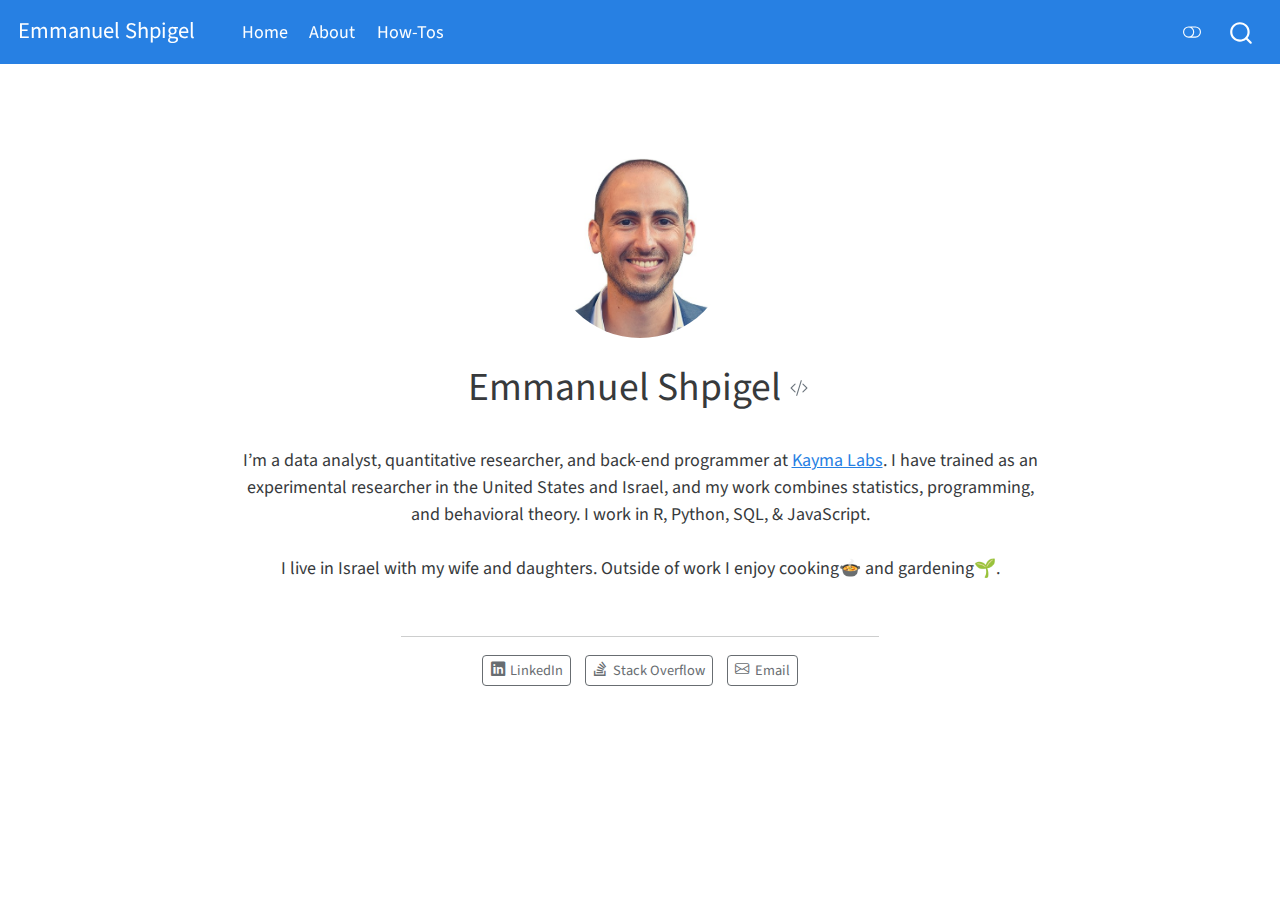
<file: docs/index.html>
<!DOCTYPE html>
<html xmlns="http://www.w3.org/1999/xhtml" lang="en" xml:lang="en"><head>

<meta charset="utf-8">
<meta name="generator" content="quarto-1.2.269">

<meta name="viewport" content="width=device-width, initial-scale=1.0, user-scalable=yes">


<title>Emmanuel Shpigel</title>
<style>
code{white-space: pre-wrap;}
span.smallcaps{font-variant: small-caps;}
div.columns{display: flex; gap: min(4vw, 1.5em);}
div.column{flex: auto; overflow-x: auto;}
div.hanging-indent{margin-left: 1.5em; text-indent: -1.5em;}
ul.task-list{list-style: none;}
ul.task-list li input[type="checkbox"] {
  width: 0.8em;
  margin: 0 0.8em 0.2em -1.6em;
  vertical-align: middle;
}
pre > code.sourceCode { white-space: pre; position: relative; }
pre > code.sourceCode > span { display: inline-block; line-height: 1.25; }
pre > code.sourceCode > span:empty { height: 1.2em; }
.sourceCode { overflow: visible; }
code.sourceCode > span { color: inherit; text-decoration: inherit; }
div.sourceCode { margin: 1em 0; }
pre.sourceCode { margin: 0; }
@media screen {
div.sourceCode { overflow: auto; }
}
@media print {
pre > code.sourceCode { white-space: pre-wrap; }
pre > code.sourceCode > span { text-indent: -5em; padding-left: 5em; }
}
pre.numberSource code
  { counter-reset: source-line 0; }
pre.numberSource code > span
  { position: relative; left: -4em; counter-increment: source-line; }
pre.numberSource code > span > a:first-child::before
  { content: counter(source-line);
    position: relative; left: -1em; text-align: right; vertical-align: baseline;
    border: none; display: inline-block;
    -webkit-touch-callout: none; -webkit-user-select: none;
    -khtml-user-select: none; -moz-user-select: none;
    -ms-user-select: none; user-select: none;
    padding: 0 4px; width: 4em;
    color: #aaaaaa;
  }
pre.numberSource { margin-left: 3em; border-left: 1px solid #aaaaaa;  padding-left: 4px; }
div.sourceCode
  {   }
@media screen {
pre > code.sourceCode > span > a:first-child::before { text-decoration: underline; }
}
code span.al { color: #ff0000; font-weight: bold; } /* Alert */
code span.an { color: #60a0b0; font-weight: bold; font-style: italic; } /* Annotation */
code span.at { color: #7d9029; } /* Attribute */
code span.bn { color: #40a070; } /* BaseN */
code span.bu { color: #008000; } /* BuiltIn */
code span.cf { color: #007020; font-weight: bold; } /* ControlFlow */
code span.ch { color: #4070a0; } /* Char */
code span.cn { color: #880000; } /* Constant */
code span.co { color: #60a0b0; font-style: italic; } /* Comment */
code span.cv { color: #60a0b0; font-weight: bold; font-style: italic; } /* CommentVar */
code span.do { color: #ba2121; font-style: italic; } /* Documentation */
code span.dt { color: #902000; } /* DataType */
code span.dv { color: #40a070; } /* DecVal */
code span.er { color: #ff0000; font-weight: bold; } /* Error */
code span.ex { } /* Extension */
code span.fl { color: #40a070; } /* Float */
code span.fu { color: #06287e; } /* Function */
code span.im { color: #008000; font-weight: bold; } /* Import */
code span.in { color: #60a0b0; font-weight: bold; font-style: italic; } /* Information */
code span.kw { color: #007020; font-weight: bold; } /* Keyword */
code span.op { color: #666666; } /* Operator */
code span.ot { color: #007020; } /* Other */
code span.pp { color: #bc7a00; } /* Preprocessor */
code span.sc { color: #4070a0; } /* SpecialChar */
code span.ss { color: #bb6688; } /* SpecialString */
code span.st { color: #4070a0; } /* String */
code span.va { color: #19177c; } /* Variable */
code span.vs { color: #4070a0; } /* VerbatimString */
code span.wa { color: #60a0b0; font-weight: bold; font-style: italic; } /* Warning */
</style>


<script src="site_libs/quarto-nav/quarto-nav.js"></script>
<script src="site_libs/quarto-nav/headroom.min.js"></script>
<script src="site_libs/clipboard/clipboard.min.js"></script>
<script src="site_libs/quarto-search/autocomplete.umd.js"></script>
<script src="site_libs/quarto-search/fuse.min.js"></script>
<script src="site_libs/quarto-search/quarto-search.js"></script>
<meta name="quarto:offset" content="./">
<script src="site_libs/quarto-html/quarto.js"></script>
<script src="site_libs/quarto-html/popper.min.js"></script>
<script src="site_libs/quarto-html/tippy.umd.min.js"></script>
<link href="site_libs/quarto-html/tippy.css" rel="stylesheet">
<link href="site_libs/quarto-html/quarto-syntax-highlighting.css" rel="stylesheet" class="quarto-color-scheme" id="quarto-text-highlighting-styles">
<link href="site_libs/quarto-html/quarto-syntax-highlighting-dark.css" rel="prefetch" class="quarto-color-scheme quarto-color-alternate" id="quarto-text-highlighting-styles">
<script src="site_libs/bootstrap/bootstrap.min.js"></script>
<link href="site_libs/bootstrap/bootstrap-icons.css" rel="stylesheet">
<link href="site_libs/bootstrap/bootstrap.min.css" rel="stylesheet" class="quarto-color-scheme" id="quarto-bootstrap" data-mode="light">
<link href="site_libs/bootstrap/bootstrap-dark.min.css" rel="prefetch" class="quarto-color-scheme quarto-color-alternate" id="quarto-bootstrap" data-mode="dark">
<script id="quarto-search-options" type="application/json">{
  "location": "navbar",
  "copy-button": false,
  "collapse-after": 3,
  "panel-placement": "end",
  "type": "overlay",
  "limit": 20,
  "language": {
    "search-no-results-text": "No results",
    "search-matching-documents-text": "matching documents",
    "search-copy-link-title": "Copy link to search",
    "search-hide-matches-text": "Hide additional matches",
    "search-more-match-text": "more match in this document",
    "search-more-matches-text": "more matches in this document",
    "search-clear-button-title": "Clear",
    "search-detached-cancel-button-title": "Cancel",
    "search-submit-button-title": "Submit"
  }
}</script>


<link rel="stylesheet" href="styles.css">
</head>

<body class="nav-fixed fullcontent">

<div id="quarto-search-results"></div>
  <header id="quarto-header" class="headroom fixed-top">
    <nav class="navbar navbar-expand-lg navbar-dark ">
      <div class="navbar-container container-fluid">
      <div class="navbar-brand-container">
    <a class="navbar-brand" href="./index.html">
    <span class="navbar-title">Emmanuel Shpigel</span>
    </a>
  </div>
          <button class="navbar-toggler" type="button" data-bs-toggle="collapse" data-bs-target="#navbarCollapse" aria-controls="navbarCollapse" aria-expanded="false" aria-label="Toggle navigation" onclick="if (window.quartoToggleHeadroom) { window.quartoToggleHeadroom(); }">
  <span class="navbar-toggler-icon"></span>
</button>
          <div class="collapse navbar-collapse" id="navbarCollapse">
            <ul class="navbar-nav navbar-nav-scroll me-auto">
  <li class="nav-item">
    <a class="nav-link active" href="./index.html" aria-current="page">
 <span class="menu-text">Home</span></a>
  </li>  
  <li class="nav-item">
    <a class="nav-link" href="./about.html">
 <span class="menu-text">About</span></a>
  </li>  
  <li class="nav-item">
    <a class="nav-link" href="./howtos.html">
 <span class="menu-text">How-Tos</span></a>
  </li>  
</ul>
              <div class="quarto-toggle-container">
                  <a href="" class="quarto-color-scheme-toggle nav-link" onclick="window.quartoToggleColorScheme(); return false;" title="Toggle dark mode"><i class="bi"></i></a>
              </div>
              <div id="quarto-search" class="" title="Search"></div>
          </div> <!-- /navcollapse -->
      </div> <!-- /container-fluid -->
    </nav>
</header>
<!-- content -->
<div id="quarto-content" class="quarto-container page-columns page-rows-contents page-layout-article page-navbar">
<!-- sidebar -->
<!-- margin-sidebar -->
    
<!-- main -->
<div class="quarto-about-jolla">
  <img src="img/emmanuel-head.jfif" class="about-image
  round " style="height: 10em; width: 10em;">
 <header id="title-block-header" class="quarto-title-block default">
<div class="quarto-title">
<div class="quarto-title-block"><div><h1 class="title">Emmanuel Shpigel</h1><button type="button" class="btn code-tools-button" id="quarto-code-tools-source"><i class="bi"></i></button></div></div>
</div>
<div class="quarto-title-meta">
  </div>
</header><main class="content" id="quarto-document-content">
<p>I’m a data analyst, quantitative researcher, and back-end programmer at <a href="https://kayma.com/kayma-english.html">Kayma Labs</a>. I have trained as an experimental researcher in the United States and Israel, and my work combines statistics, programming, and behavioral theory. I work in R, Python, SQL, &amp; JavaScript. <br> <br> I live in Israel with my wife and daughters. Outside of work I enjoy cooking🍲 and gardening🌱.</p>


<!-- -->
</main> 
  <hr class="about-sep">
   <div class="about-links">
  <a href="https://www.linkedin.com/in/emmanuel-sh/" class="about-link">
    <i class="bi bi-linkedin"></i>
     <span class="about-link-text">LinkedIn</span>
  </a>
  <a href="https://stackoverflow.com/users/6105259/emman" class="about-link">
    <i class="bi bi-stack-overflow"></i>
     <span class="about-link-text">Stack Overflow</span>
  </a>
  <a href="mailto:emmansh@gmail.com" class="about-link">
    <i class="bi bi-envelope"></i>
     <span class="about-link-text">Email</span>
  </a>
</div>
</div>
 <!-- /main -->
<script id="quarto-html-after-body" type="application/javascript">
window.document.addEventListener("DOMContentLoaded", function (event) {
  const toggleBodyColorMode = (bsSheetEl) => {
    const mode = bsSheetEl.getAttribute("data-mode");
    const bodyEl = window.document.querySelector("body");
    if (mode === "dark") {
      bodyEl.classList.add("quarto-dark");
      bodyEl.classList.remove("quarto-light");
    } else {
      bodyEl.classList.add("quarto-light");
      bodyEl.classList.remove("quarto-dark");
    }
  }
  const toggleBodyColorPrimary = () => {
    const bsSheetEl = window.document.querySelector("link#quarto-bootstrap");
    if (bsSheetEl) {
      toggleBodyColorMode(bsSheetEl);
    }
  }
  toggleBodyColorPrimary();  
  const disableStylesheet = (stylesheets) => {
    for (let i=0; i < stylesheets.length; i++) {
      const stylesheet = stylesheets[i];
      stylesheet.rel = 'prefetch';
    }
  }
  const enableStylesheet = (stylesheets) => {
    for (let i=0; i < stylesheets.length; i++) {
      const stylesheet = stylesheets[i];
      stylesheet.rel = 'stylesheet';
    }
  }
  const manageTransitions = (selector, allowTransitions) => {
    const els = window.document.querySelectorAll(selector);
    for (let i=0; i < els.length; i++) {
      const el = els[i];
      if (allowTransitions) {
        el.classList.remove('notransition');
      } else {
        el.classList.add('notransition');
      }
    }
  }
  const toggleColorMode = (alternate) => {
    // Switch the stylesheets
    const alternateStylesheets = window.document.querySelectorAll('link.quarto-color-scheme.quarto-color-alternate');
    manageTransitions('#quarto-margin-sidebar .nav-link', false);
    if (alternate) {
      enableStylesheet(alternateStylesheets);
      for (const sheetNode of alternateStylesheets) {
        if (sheetNode.id === "quarto-bootstrap") {
          toggleBodyColorMode(sheetNode);
        }
      }
    } else {
      disableStylesheet(alternateStylesheets);
      toggleBodyColorPrimary();
    }
    manageTransitions('#quarto-margin-sidebar .nav-link', true);
    // Switch the toggles
    const toggles = window.document.querySelectorAll('.quarto-color-scheme-toggle');
    for (let i=0; i < toggles.length; i++) {
      const toggle = toggles[i];
      if (toggle) {
        if (alternate) {
          toggle.classList.add("alternate");     
        } else {
          toggle.classList.remove("alternate");
        }
      }
    }
    // Hack to workaround the fact that safari doesn't
    // properly recolor the scrollbar when toggling (#1455)
    if (navigator.userAgent.indexOf('Safari') > 0 && navigator.userAgent.indexOf('Chrome') == -1) {
      manageTransitions("body", false);
      window.scrollTo(0, 1);
      setTimeout(() => {
        window.scrollTo(0, 0);
        manageTransitions("body", true);
      }, 40);  
    }
  }
  const isFileUrl = () => { 
    return window.location.protocol === 'file:';
  }
  const hasAlternateSentinel = () => {  
    let styleSentinel = getColorSchemeSentinel();
    if (styleSentinel !== null) {
      return styleSentinel === "alternate";
    } else {
      return false;
    }
  }
  const setStyleSentinel = (alternate) => {
    const value = alternate ? "alternate" : "default";
    if (!isFileUrl()) {
      window.localStorage.setItem("quarto-color-scheme", value);
    } else {
      localAlternateSentinel = value;
    }
  }
  const getColorSchemeSentinel = () => {
    if (!isFileUrl()) {
      const storageValue = window.localStorage.getItem("quarto-color-scheme");
      return storageValue != null ? storageValue : localAlternateSentinel;
    } else {
      return localAlternateSentinel;
    }
  }
  let localAlternateSentinel = 'default';
  // Dark / light mode switch
  window.quartoToggleColorScheme = () => {
    // Read the current dark / light value 
    let toAlternate = !hasAlternateSentinel();
    toggleColorMode(toAlternate);
    setStyleSentinel(toAlternate);
  };
  // Ensure there is a toggle, if there isn't float one in the top right
  if (window.document.querySelector('.quarto-color-scheme-toggle') === null) {
    const a = window.document.createElement('a');
    a.classList.add('top-right');
    a.classList.add('quarto-color-scheme-toggle');
    a.href = "";
    a.onclick = function() { try { window.quartoToggleColorScheme(); } catch {} return false; };
    const i = window.document.createElement("i");
    i.classList.add('bi');
    a.appendChild(i);
    window.document.body.appendChild(a);
  }
  // Switch to dark mode if need be
  if (hasAlternateSentinel()) {
    toggleColorMode(true);
  } else {
    toggleColorMode(false);
  }
  const clipboard = new window.ClipboardJS('.code-copy-button', {
    target: function(trigger) {
      return trigger.previousElementSibling;
    }
  });
  clipboard.on('success', function(e) {
    // button target
    const button = e.trigger;
    // don't keep focus
    button.blur();
    // flash "checked"
    button.classList.add('code-copy-button-checked');
    var currentTitle = button.getAttribute("title");
    button.setAttribute("title", "Copied!");
    let tooltip;
    if (window.bootstrap) {
      button.setAttribute("data-bs-toggle", "tooltip");
      button.setAttribute("data-bs-placement", "left");
      button.setAttribute("data-bs-title", "Copied!");
      tooltip = new bootstrap.Tooltip(button, 
        { trigger: "manual", 
          customClass: "code-copy-button-tooltip",
          offset: [0, -8]});
      tooltip.show();    
    }
    setTimeout(function() {
      if (tooltip) {
        tooltip.hide();
        button.removeAttribute("data-bs-title");
        button.removeAttribute("data-bs-toggle");
        button.removeAttribute("data-bs-placement");
      }
      button.setAttribute("title", currentTitle);
      button.classList.remove('code-copy-button-checked');
    }, 1000);
    // clear code selection
    e.clearSelection();
  });
  const viewSource = window.document.getElementById('quarto-view-source') ||
                     window.document.getElementById('quarto-code-tools-source');
  if (viewSource) {
    const sourceUrl = viewSource.getAttribute("data-quarto-source-url");
    viewSource.addEventListener("click", function(e) {
      if (sourceUrl) {
        // rstudio viewer pane
        if (/\bcapabilities=\b/.test(window.location)) {
          window.open(sourceUrl);
        } else {
          window.location.href = sourceUrl;
        }
      } else {
        const modal = new bootstrap.Modal(document.getElementById('quarto-embedded-source-code-modal'));
        modal.show();
      }
      return false;
    });
  }
  function toggleCodeHandler(show) {
    return function(e) {
      const detailsSrc = window.document.querySelectorAll(".cell > details > .sourceCode");
      for (let i=0; i<detailsSrc.length; i++) {
        const details = detailsSrc[i].parentElement;
        if (show) {
          details.open = true;
        } else {
          details.removeAttribute("open");
        }
      }
      const cellCodeDivs = window.document.querySelectorAll(".cell > .sourceCode");
      const fromCls = show ? "hidden" : "unhidden";
      const toCls = show ? "unhidden" : "hidden";
      for (let i=0; i<cellCodeDivs.length; i++) {
        const codeDiv = cellCodeDivs[i];
        if (codeDiv.classList.contains(fromCls)) {
          codeDiv.classList.remove(fromCls);
          codeDiv.classList.add(toCls);
        } 
      }
      return false;
    }
  }
  const hideAllCode = window.document.getElementById("quarto-hide-all-code");
  if (hideAllCode) {
    hideAllCode.addEventListener("click", toggleCodeHandler(false));
  }
  const showAllCode = window.document.getElementById("quarto-show-all-code");
  if (showAllCode) {
    showAllCode.addEventListener("click", toggleCodeHandler(true));
  }
  function tippyHover(el, contentFn) {
    const config = {
      allowHTML: true,
      content: contentFn,
      maxWidth: 500,
      delay: 100,
      arrow: false,
      appendTo: function(el) {
          return el.parentElement;
      },
      interactive: true,
      interactiveBorder: 10,
      theme: 'quarto',
      placement: 'bottom-start'
    };
    window.tippy(el, config); 
  }
  const noterefs = window.document.querySelectorAll('a[role="doc-noteref"]');
  for (var i=0; i<noterefs.length; i++) {
    const ref = noterefs[i];
    tippyHover(ref, function() {
      // use id or data attribute instead here
      let href = ref.getAttribute('data-footnote-href') || ref.getAttribute('href');
      try { href = new URL(href).hash; } catch {}
      const id = href.replace(/^#\/?/, "");
      const note = window.document.getElementById(id);
      return note.innerHTML;
    });
  }
  const findCites = (el) => {
    const parentEl = el.parentElement;
    if (parentEl) {
      const cites = parentEl.dataset.cites;
      if (cites) {
        return {
          el,
          cites: cites.split(' ')
        };
      } else {
        return findCites(el.parentElement)
      }
    } else {
      return undefined;
    }
  };
  var bibliorefs = window.document.querySelectorAll('a[role="doc-biblioref"]');
  for (var i=0; i<bibliorefs.length; i++) {
    const ref = bibliorefs[i];
    const citeInfo = findCites(ref);
    if (citeInfo) {
      tippyHover(citeInfo.el, function() {
        var popup = window.document.createElement('div');
        citeInfo.cites.forEach(function(cite) {
          var citeDiv = window.document.createElement('div');
          citeDiv.classList.add('hanging-indent');
          citeDiv.classList.add('csl-entry');
          var biblioDiv = window.document.getElementById('ref-' + cite);
          if (biblioDiv) {
            citeDiv.innerHTML = biblioDiv.innerHTML;
          }
          popup.appendChild(citeDiv);
        });
        return popup.innerHTML;
      });
    }
  }
});
</script><div class="modal fade" id="quarto-embedded-source-code-modal" tabindex="-1" aria-labelledby="quarto-embedded-source-code-modal-label" aria-hidden="true"><div class="modal-dialog modal-dialog-scrollable"><div class="modal-content"><div class="modal-header"><h5 class="modal-title" id="quarto-embedded-source-code-modal-label">Source Code</h5><button class="btn-close" data-bs-dismiss="modal"></button></div><div class="modal-body"><div class="">
<div class="sourceCode" id="cb1" data-shortcodes="false"><pre class="sourceCode markdown code-with-copy"><code class="sourceCode markdown"><span id="cb1-1"><a href="#cb1-1" aria-hidden="true" tabindex="-1"></a><span class="co">---</span></span>
<span id="cb1-2"><a href="#cb1-2" aria-hidden="true" tabindex="-1"></a><span class="an">title:</span><span class="co"> "Emmanuel Shpigel"</span></span>
<span id="cb1-3"><a href="#cb1-3" aria-hidden="true" tabindex="-1"></a><span class="an">image:</span><span class="co"> img/emmanuel-head.jfif</span></span>
<span id="cb1-4"><a href="#cb1-4" aria-hidden="true" tabindex="-1"></a><span class="an">about:</span><span class="co"> </span></span>
<span id="cb1-5"><a href="#cb1-5" aria-hidden="true" tabindex="-1"></a><span class="co">  template: jolla</span></span>
<span id="cb1-6"><a href="#cb1-6" aria-hidden="true" tabindex="-1"></a><span class="co">  image-width: 10em</span></span>
<span id="cb1-7"><a href="#cb1-7" aria-hidden="true" tabindex="-1"></a><span class="co">  links:</span></span>
<span id="cb1-8"><a href="#cb1-8" aria-hidden="true" tabindex="-1"></a><span class="co">    - text: LinkedIn</span></span>
<span id="cb1-9"><a href="#cb1-9" aria-hidden="true" tabindex="-1"></a><span class="co">      href: "https://www.linkedin.com/in/emmanuel-sh/"</span></span>
<span id="cb1-10"><a href="#cb1-10" aria-hidden="true" tabindex="-1"></a><span class="co">      icon: linkedin</span></span>
<span id="cb1-11"><a href="#cb1-11" aria-hidden="true" tabindex="-1"></a><span class="co">    - text: Stack Overflow</span></span>
<span id="cb1-12"><a href="#cb1-12" aria-hidden="true" tabindex="-1"></a><span class="co">      href: "https://stackoverflow.com/users/6105259/emman"</span></span>
<span id="cb1-13"><a href="#cb1-13" aria-hidden="true" tabindex="-1"></a><span class="co">      icon: stack-overflow</span></span>
<span id="cb1-14"><a href="#cb1-14" aria-hidden="true" tabindex="-1"></a><span class="co">    - text: Email</span></span>
<span id="cb1-15"><a href="#cb1-15" aria-hidden="true" tabindex="-1"></a><span class="co">      href: "mailto:emmansh@gmail.com"</span></span>
<span id="cb1-16"><a href="#cb1-16" aria-hidden="true" tabindex="-1"></a><span class="co">      icon: envelope</span></span>
<span id="cb1-17"><a href="#cb1-17" aria-hidden="true" tabindex="-1"></a><span class="co">---</span></span>
<span id="cb1-18"><a href="#cb1-18" aria-hidden="true" tabindex="-1"></a></span>
<span id="cb1-19"><a href="#cb1-19" aria-hidden="true" tabindex="-1"></a>I'm a data analyst, quantitative researcher, and back-end programmer at <span class="co">[</span><span class="ot">Kayma Labs</span><span class="co">](https://kayma.com/kayma-english.html)</span>. I have trained as an experimental researcher in the United States and Israel, and my work combines statistics, programming, and behavioral theory. I work in R, Python, SQL, &amp; JavaScript. </span>
<span id="cb1-20"><a href="#cb1-20" aria-hidden="true" tabindex="-1"></a><span class="kw">&lt;br&gt;</span></span>
<span id="cb1-21"><a href="#cb1-21" aria-hidden="true" tabindex="-1"></a><span class="kw">&lt;br&gt;</span></span>
<span id="cb1-22"><a href="#cb1-22" aria-hidden="true" tabindex="-1"></a>I live in Israel with my wife and daughters. Outside of work I enjoy cooking🍲 and gardening🌱.</span></code><button title="Copy to Clipboard" class="code-copy-button"><i class="bi"></i></button></pre></div>
</div></div></div></div></div>
</div> <!-- /content -->



</body></html>
</file>
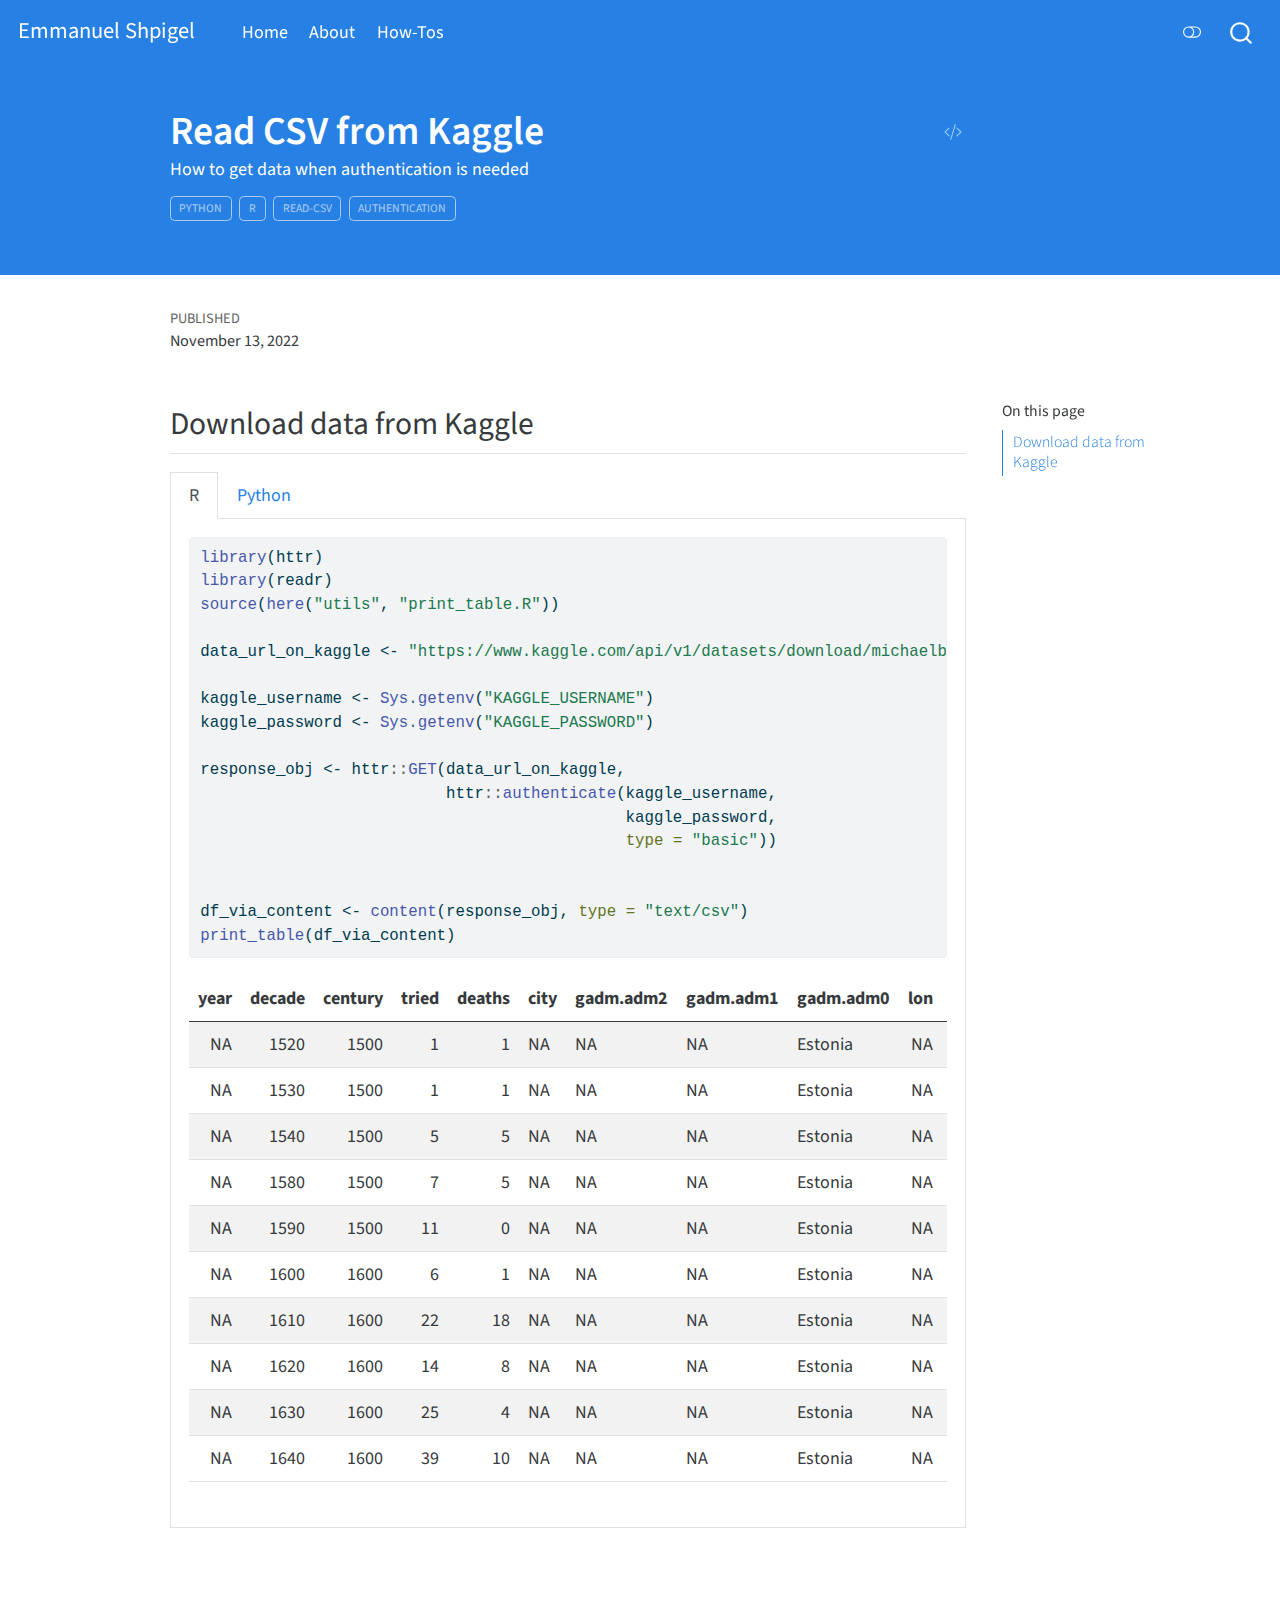
<file: docs/howtos/2022-11-10-Read-CSV-From-Kaggle/index.html>
<!DOCTYPE html>
<html xmlns="http://www.w3.org/1999/xhtml" lang="en" xml:lang="en"><head>

<meta charset="utf-8">
<meta name="generator" content="quarto-1.2.269">

<meta name="viewport" content="width=device-width, initial-scale=1.0, user-scalable=yes">

<meta name="dcterms.date" content="2022-11-13">
<meta name="description" content="How to get data when authentication is needed">

<title>Emmanuel Shpigel - Read CSV from Kaggle</title>
<style>
code{white-space: pre-wrap;}
span.smallcaps{font-variant: small-caps;}
div.columns{display: flex; gap: min(4vw, 1.5em);}
div.column{flex: auto; overflow-x: auto;}
div.hanging-indent{margin-left: 1.5em; text-indent: -1.5em;}
ul.task-list{list-style: none;}
ul.task-list li input[type="checkbox"] {
  width: 0.8em;
  margin: 0 0.8em 0.2em -1.6em;
  vertical-align: middle;
}
pre > code.sourceCode { white-space: pre; position: relative; }
pre > code.sourceCode > span { display: inline-block; line-height: 1.25; }
pre > code.sourceCode > span:empty { height: 1.2em; }
.sourceCode { overflow: visible; }
code.sourceCode > span { color: inherit; text-decoration: inherit; }
div.sourceCode { margin: 1em 0; }
pre.sourceCode { margin: 0; }
@media screen {
div.sourceCode { overflow: auto; }
}
@media print {
pre > code.sourceCode { white-space: pre-wrap; }
pre > code.sourceCode > span { text-indent: -5em; padding-left: 5em; }
}
pre.numberSource code
  { counter-reset: source-line 0; }
pre.numberSource code > span
  { position: relative; left: -4em; counter-increment: source-line; }
pre.numberSource code > span > a:first-child::before
  { content: counter(source-line);
    position: relative; left: -1em; text-align: right; vertical-align: baseline;
    border: none; display: inline-block;
    -webkit-touch-callout: none; -webkit-user-select: none;
    -khtml-user-select: none; -moz-user-select: none;
    -ms-user-select: none; user-select: none;
    padding: 0 4px; width: 4em;
    color: #aaaaaa;
  }
pre.numberSource { margin-left: 3em; border-left: 1px solid #aaaaaa;  padding-left: 4px; }
div.sourceCode
  {   }
@media screen {
pre > code.sourceCode > span > a:first-child::before { text-decoration: underline; }
}
code span.al { color: #ff0000; font-weight: bold; } /* Alert */
code span.an { color: #60a0b0; font-weight: bold; font-style: italic; } /* Annotation */
code span.at { color: #7d9029; } /* Attribute */
code span.bn { color: #40a070; } /* BaseN */
code span.bu { color: #008000; } /* BuiltIn */
code span.cf { color: #007020; font-weight: bold; } /* ControlFlow */
code span.ch { color: #4070a0; } /* Char */
code span.cn { color: #880000; } /* Constant */
code span.co { color: #60a0b0; font-style: italic; } /* Comment */
code span.cv { color: #60a0b0; font-weight: bold; font-style: italic; } /* CommentVar */
code span.do { color: #ba2121; font-style: italic; } /* Documentation */
code span.dt { color: #902000; } /* DataType */
code span.dv { color: #40a070; } /* DecVal */
code span.er { color: #ff0000; font-weight: bold; } /* Error */
code span.ex { } /* Extension */
code span.fl { color: #40a070; } /* Float */
code span.fu { color: #06287e; } /* Function */
code span.im { color: #008000; font-weight: bold; } /* Import */
code span.in { color: #60a0b0; font-weight: bold; font-style: italic; } /* Information */
code span.kw { color: #007020; font-weight: bold; } /* Keyword */
code span.op { color: #666666; } /* Operator */
code span.ot { color: #007020; } /* Other */
code span.pp { color: #bc7a00; } /* Preprocessor */
code span.sc { color: #4070a0; } /* SpecialChar */
code span.ss { color: #bb6688; } /* SpecialString */
code span.st { color: #4070a0; } /* String */
code span.va { color: #19177c; } /* Variable */
code span.vs { color: #4070a0; } /* VerbatimString */
code span.wa { color: #60a0b0; font-weight: bold; font-style: italic; } /* Warning */
</style>


<script src="../../site_libs/quarto-nav/quarto-nav.js"></script>
<script src="../../site_libs/quarto-nav/headroom.min.js"></script>
<script src="../../site_libs/clipboard/clipboard.min.js"></script>
<script src="../../site_libs/quarto-search/autocomplete.umd.js"></script>
<script src="../../site_libs/quarto-search/fuse.min.js"></script>
<script src="../../site_libs/quarto-search/quarto-search.js"></script>
<meta name="quarto:offset" content="../../">
<script src="../../site_libs/quarto-html/quarto.js"></script>
<script src="../../site_libs/quarto-html/popper.min.js"></script>
<script src="../../site_libs/quarto-html/tippy.umd.min.js"></script>
<script src="../../site_libs/quarto-html/anchor.min.js"></script>
<link href="../../site_libs/quarto-html/tippy.css" rel="stylesheet">
<link href="../../site_libs/quarto-html/quarto-syntax-highlighting.css" rel="stylesheet" class="quarto-color-scheme" id="quarto-text-highlighting-styles">
<link href="../../site_libs/quarto-html/quarto-syntax-highlighting-dark.css" rel="prefetch" class="quarto-color-scheme quarto-color-alternate" id="quarto-text-highlighting-styles">
<script src="../../site_libs/bootstrap/bootstrap.min.js"></script>
<link href="../../site_libs/bootstrap/bootstrap-icons.css" rel="stylesheet">
<link href="../../site_libs/bootstrap/bootstrap.min.css" rel="stylesheet" class="quarto-color-scheme" id="quarto-bootstrap" data-mode="light">
<link href="../../site_libs/bootstrap/bootstrap-dark.min.css" rel="prefetch" class="quarto-color-scheme quarto-color-alternate" id="quarto-bootstrap" data-mode="dark">
<script id="quarto-search-options" type="application/json">{
  "location": "navbar",
  "copy-button": false,
  "collapse-after": 3,
  "panel-placement": "end",
  "type": "overlay",
  "limit": 20,
  "language": {
    "search-no-results-text": "No results",
    "search-matching-documents-text": "matching documents",
    "search-copy-link-title": "Copy link to search",
    "search-hide-matches-text": "Hide additional matches",
    "search-more-match-text": "more match in this document",
    "search-more-matches-text": "more matches in this document",
    "search-clear-button-title": "Clear",
    "search-detached-cancel-button-title": "Cancel",
    "search-submit-button-title": "Submit"
  }
}</script>

<script src="../../site_libs/kePrint-0.0.1/kePrint.js"></script>
<link href="../../site_libs/lightable-0.0.1/lightable.css" rel="stylesheet">


<link rel="stylesheet" href="../../styles.css">
</head>

<body class="nav-fixed">

<div id="quarto-search-results"></div>
  <header id="quarto-header" class="headroom fixed-top">
    <nav class="navbar navbar-expand-lg navbar-dark ">
      <div class="navbar-container container-fluid">
      <div class="navbar-brand-container">
    <a class="navbar-brand" href="../../index.html">
    <span class="navbar-title">Emmanuel Shpigel</span>
    </a>
  </div>
          <button class="navbar-toggler" type="button" data-bs-toggle="collapse" data-bs-target="#navbarCollapse" aria-controls="navbarCollapse" aria-expanded="false" aria-label="Toggle navigation" onclick="if (window.quartoToggleHeadroom) { window.quartoToggleHeadroom(); }">
  <span class="navbar-toggler-icon"></span>
</button>
          <div class="collapse navbar-collapse" id="navbarCollapse">
            <ul class="navbar-nav navbar-nav-scroll me-auto">
  <li class="nav-item">
    <a class="nav-link" href="../../index.html">
 <span class="menu-text">Home</span></a>
  </li>  
  <li class="nav-item">
    <a class="nav-link" href="../../about.html">
 <span class="menu-text">About</span></a>
  </li>  
  <li class="nav-item">
    <a class="nav-link" href="../../howtos.html">
 <span class="menu-text">How-Tos</span></a>
  </li>  
</ul>
              <div class="quarto-toggle-container">
                  <a href="" class="quarto-color-scheme-toggle nav-link" onclick="window.quartoToggleColorScheme(); return false;" title="Toggle dark mode"><i class="bi"></i></a>
              </div>
              <div id="quarto-search" class="" title="Search"></div>
          </div> <!-- /navcollapse -->
      </div> <!-- /container-fluid -->
    </nav>
</header>
<!-- content -->
<header id="title-block-header" class="quarto-title-block default page-columns page-full">
  <div class="quarto-title-banner page-columns page-full">
    <div class="quarto-title column-body">
      <div class="quarto-title-block"><div><h1 class="title">Read CSV from Kaggle</h1><button type="button" class="btn code-tools-button" id="quarto-code-tools-source"><i class="bi"></i></button></div></div>
                  <div>
        <div class="description">
          How to get data when authentication is needed
        </div>
      </div>
                          <div class="quarto-categories">
                <div class="quarto-category">python</div>
                <div class="quarto-category">R</div>
                <div class="quarto-category">read-csv</div>
                <div class="quarto-category">authentication</div>
              </div>
                  </div>
  </div>
    
  
  <div class="quarto-title-meta">

      
      <div>
      <div class="quarto-title-meta-heading">Published</div>
      <div class="quarto-title-meta-contents">
        <p class="date">November 13, 2022</p>
      </div>
    </div>
    
      
    </div>
    
  
  </header><div id="quarto-content" class="quarto-container page-columns page-rows-contents page-layout-article page-navbar">
<!-- sidebar -->
<!-- margin-sidebar -->
    <div id="quarto-margin-sidebar" class="sidebar margin-sidebar">
        <nav id="TOC" role="doc-toc" class="toc-active">
    <h2 id="toc-title">On this page</h2>
   
  <ul>
  <li><a href="#download-data-from-kaggle" id="toc-download-data-from-kaggle" class="nav-link active" data-scroll-target="#download-data-from-kaggle">Download data from Kaggle</a></li>
  </ul>
</nav>
    </div>
<!-- main -->
<main class="content quarto-banner-title-block" id="quarto-document-content">




<div class="cell">

</div>
<section id="download-data-from-kaggle" class="level2">
<h2 class="anchored" data-anchor-id="download-data-from-kaggle">Download data from Kaggle</h2>
<div class="panel-tabset">
<ul class="nav nav-tabs" role="tablist"><li class="nav-item" role="presentation"><a class="nav-link active" id="tabset-1-1-tab" data-bs-toggle="tab" data-bs-target="#tabset-1-1" role="tab" aria-controls="tabset-1-1" aria-selected="true">R</a></li><li class="nav-item" role="presentation"><a class="nav-link" id="tabset-1-2-tab" data-bs-toggle="tab" data-bs-target="#tabset-1-2" role="tab" aria-controls="tabset-1-2" aria-selected="false">Python</a></li></ul>
<div class="tab-content">
<div id="tabset-1-1" class="tab-pane active" role="tabpanel" aria-labelledby="tabset-1-1-tab">
<div class="cell">
<div class="sourceCode cell-code" id="cb1"><pre class="sourceCode r code-with-copy"><code class="sourceCode r"><span id="cb1-1"><a href="#cb1-1" aria-hidden="true" tabindex="-1"></a><span class="fu">library</span>(httr)</span>
<span id="cb1-2"><a href="#cb1-2" aria-hidden="true" tabindex="-1"></a><span class="fu">library</span>(readr)</span>
<span id="cb1-3"><a href="#cb1-3" aria-hidden="true" tabindex="-1"></a><span class="fu">source</span>(<span class="fu">here</span>(<span class="st">"utils"</span>, <span class="st">"print_table.R"</span>))</span>
<span id="cb1-4"><a href="#cb1-4" aria-hidden="true" tabindex="-1"></a></span>
<span id="cb1-5"><a href="#cb1-5" aria-hidden="true" tabindex="-1"></a>data_url_on_kaggle <span class="ot">&lt;-</span> <span class="st">"https://www.kaggle.com/api/v1/datasets/download/michaelbryantds/witch-trials/trials.csv"</span></span>
<span id="cb1-6"><a href="#cb1-6" aria-hidden="true" tabindex="-1"></a></span>
<span id="cb1-7"><a href="#cb1-7" aria-hidden="true" tabindex="-1"></a>kaggle_username <span class="ot">&lt;-</span> <span class="fu">Sys.getenv</span>(<span class="st">"KAGGLE_USERNAME"</span>)</span>
<span id="cb1-8"><a href="#cb1-8" aria-hidden="true" tabindex="-1"></a>kaggle_password <span class="ot">&lt;-</span> <span class="fu">Sys.getenv</span>(<span class="st">"KAGGLE_PASSWORD"</span>)</span>
<span id="cb1-9"><a href="#cb1-9" aria-hidden="true" tabindex="-1"></a></span>
<span id="cb1-10"><a href="#cb1-10" aria-hidden="true" tabindex="-1"></a>response_obj <span class="ot">&lt;-</span> httr<span class="sc">::</span><span class="fu">GET</span>(data_url_on_kaggle, </span>
<span id="cb1-11"><a href="#cb1-11" aria-hidden="true" tabindex="-1"></a>                          httr<span class="sc">::</span><span class="fu">authenticate</span>(kaggle_username, </span>
<span id="cb1-12"><a href="#cb1-12" aria-hidden="true" tabindex="-1"></a>                                             kaggle_password, </span>
<span id="cb1-13"><a href="#cb1-13" aria-hidden="true" tabindex="-1"></a>                                             <span class="at">type =</span> <span class="st">"basic"</span>))</span>
<span id="cb1-14"><a href="#cb1-14" aria-hidden="true" tabindex="-1"></a></span>
<span id="cb1-15"><a href="#cb1-15" aria-hidden="true" tabindex="-1"></a></span>
<span id="cb1-16"><a href="#cb1-16" aria-hidden="true" tabindex="-1"></a>df_via_content <span class="ot">&lt;-</span> <span class="fu">content</span>(response_obj, <span class="at">type =</span> <span class="st">"text/csv"</span>)</span>
<span id="cb1-17"><a href="#cb1-17" aria-hidden="true" tabindex="-1"></a><span class="fu">print_table</span>(df_via_content)</span></code><button title="Copy to Clipboard" class="code-copy-button"><i class="bi"></i></button></pre></div>
<div class="cell-output-display">

<table class="table table-striped" style="width: auto !important; ">
 <thead>
  <tr>
   <th style="text-align:right;"> year </th>
   <th style="text-align:right;"> decade </th>
   <th style="text-align:right;"> century </th>
   <th style="text-align:right;"> tried </th>
   <th style="text-align:right;"> deaths </th>
   <th style="text-align:left;"> city </th>
   <th style="text-align:left;"> gadm.adm2 </th>
   <th style="text-align:left;"> gadm.adm1 </th>
   <th style="text-align:left;"> gadm.adm0 </th>
   <th style="text-align:right;"> lon </th>
   <th style="text-align:right;"> lat </th>
   <th style="text-align:left;"> record.source </th>
  </tr>
 </thead>
<tbody>
  <tr>
   <td style="text-align:right;"> NA </td>
   <td style="text-align:right;"> 1520 </td>
   <td style="text-align:right;"> 1500 </td>
   <td style="text-align:right;"> 1 </td>
   <td style="text-align:right;"> 1 </td>
   <td style="text-align:left;"> NA </td>
   <td style="text-align:left;"> NA </td>
   <td style="text-align:left;"> NA </td>
   <td style="text-align:left;"> Estonia </td>
   <td style="text-align:right;"> NA </td>
   <td style="text-align:right;"> NA </td>
   <td style="text-align:left;"> Madar (1990) </td>
  </tr>
  <tr>
   <td style="text-align:right;"> NA </td>
   <td style="text-align:right;"> 1530 </td>
   <td style="text-align:right;"> 1500 </td>
   <td style="text-align:right;"> 1 </td>
   <td style="text-align:right;"> 1 </td>
   <td style="text-align:left;"> NA </td>
   <td style="text-align:left;"> NA </td>
   <td style="text-align:left;"> NA </td>
   <td style="text-align:left;"> Estonia </td>
   <td style="text-align:right;"> NA </td>
   <td style="text-align:right;"> NA </td>
   <td style="text-align:left;"> Madar (1990) </td>
  </tr>
  <tr>
   <td style="text-align:right;"> NA </td>
   <td style="text-align:right;"> 1540 </td>
   <td style="text-align:right;"> 1500 </td>
   <td style="text-align:right;"> 5 </td>
   <td style="text-align:right;"> 5 </td>
   <td style="text-align:left;"> NA </td>
   <td style="text-align:left;"> NA </td>
   <td style="text-align:left;"> NA </td>
   <td style="text-align:left;"> Estonia </td>
   <td style="text-align:right;"> NA </td>
   <td style="text-align:right;"> NA </td>
   <td style="text-align:left;"> Madar (1990) </td>
  </tr>
  <tr>
   <td style="text-align:right;"> NA </td>
   <td style="text-align:right;"> 1580 </td>
   <td style="text-align:right;"> 1500 </td>
   <td style="text-align:right;"> 7 </td>
   <td style="text-align:right;"> 5 </td>
   <td style="text-align:left;"> NA </td>
   <td style="text-align:left;"> NA </td>
   <td style="text-align:left;"> NA </td>
   <td style="text-align:left;"> Estonia </td>
   <td style="text-align:right;"> NA </td>
   <td style="text-align:right;"> NA </td>
   <td style="text-align:left;"> Madar (1990) </td>
  </tr>
  <tr>
   <td style="text-align:right;"> NA </td>
   <td style="text-align:right;"> 1590 </td>
   <td style="text-align:right;"> 1500 </td>
   <td style="text-align:right;"> 11 </td>
   <td style="text-align:right;"> 0 </td>
   <td style="text-align:left;"> NA </td>
   <td style="text-align:left;"> NA </td>
   <td style="text-align:left;"> NA </td>
   <td style="text-align:left;"> Estonia </td>
   <td style="text-align:right;"> NA </td>
   <td style="text-align:right;"> NA </td>
   <td style="text-align:left;"> Madar (1990) </td>
  </tr>
  <tr>
   <td style="text-align:right;"> NA </td>
   <td style="text-align:right;"> 1600 </td>
   <td style="text-align:right;"> 1600 </td>
   <td style="text-align:right;"> 6 </td>
   <td style="text-align:right;"> 1 </td>
   <td style="text-align:left;"> NA </td>
   <td style="text-align:left;"> NA </td>
   <td style="text-align:left;"> NA </td>
   <td style="text-align:left;"> Estonia </td>
   <td style="text-align:right;"> NA </td>
   <td style="text-align:right;"> NA </td>
   <td style="text-align:left;"> Madar (1990) </td>
  </tr>
  <tr>
   <td style="text-align:right;"> NA </td>
   <td style="text-align:right;"> 1610 </td>
   <td style="text-align:right;"> 1600 </td>
   <td style="text-align:right;"> 22 </td>
   <td style="text-align:right;"> 18 </td>
   <td style="text-align:left;"> NA </td>
   <td style="text-align:left;"> NA </td>
   <td style="text-align:left;"> NA </td>
   <td style="text-align:left;"> Estonia </td>
   <td style="text-align:right;"> NA </td>
   <td style="text-align:right;"> NA </td>
   <td style="text-align:left;"> Madar (1990) </td>
  </tr>
  <tr>
   <td style="text-align:right;"> NA </td>
   <td style="text-align:right;"> 1620 </td>
   <td style="text-align:right;"> 1600 </td>
   <td style="text-align:right;"> 14 </td>
   <td style="text-align:right;"> 8 </td>
   <td style="text-align:left;"> NA </td>
   <td style="text-align:left;"> NA </td>
   <td style="text-align:left;"> NA </td>
   <td style="text-align:left;"> Estonia </td>
   <td style="text-align:right;"> NA </td>
   <td style="text-align:right;"> NA </td>
   <td style="text-align:left;"> Madar (1990) </td>
  </tr>
  <tr>
   <td style="text-align:right;"> NA </td>
   <td style="text-align:right;"> 1630 </td>
   <td style="text-align:right;"> 1600 </td>
   <td style="text-align:right;"> 25 </td>
   <td style="text-align:right;"> 4 </td>
   <td style="text-align:left;"> NA </td>
   <td style="text-align:left;"> NA </td>
   <td style="text-align:left;"> NA </td>
   <td style="text-align:left;"> Estonia </td>
   <td style="text-align:right;"> NA </td>
   <td style="text-align:right;"> NA </td>
   <td style="text-align:left;"> Madar (1990) </td>
  </tr>
  <tr>
   <td style="text-align:right;"> NA </td>
   <td style="text-align:right;"> 1640 </td>
   <td style="text-align:right;"> 1600 </td>
   <td style="text-align:right;"> 39 </td>
   <td style="text-align:right;"> 10 </td>
   <td style="text-align:left;"> NA </td>
   <td style="text-align:left;"> NA </td>
   <td style="text-align:left;"> NA </td>
   <td style="text-align:left;"> Estonia </td>
   <td style="text-align:right;"> NA </td>
   <td style="text-align:right;"> NA </td>
   <td style="text-align:left;"> Madar (1990) </td>
  </tr>
</tbody>
</table>

</div>
</div>
</div>
<div id="tabset-1-2" class="tab-pane" role="tabpanel" aria-labelledby="tabset-1-2-tab">
<div class="cell">
<div class="sourceCode cell-code" id="cb2"><pre class="sourceCode python code-with-copy"><code class="sourceCode python"><span id="cb2-1"><a href="#cb2-1" aria-hidden="true" tabindex="-1"></a><span class="im">import</span> requests</span>
<span id="cb2-2"><a href="#cb2-2" aria-hidden="true" tabindex="-1"></a><span class="im">import</span> os</span>
<span id="cb2-3"><a href="#cb2-3" aria-hidden="true" tabindex="-1"></a><span class="im">import</span> pandas <span class="im">as</span> pd</span>
<span id="cb2-4"><a href="#cb2-4" aria-hidden="true" tabindex="-1"></a></span>
<span id="cb2-5"><a href="#cb2-5" aria-hidden="true" tabindex="-1"></a>data_url_on_kaggle <span class="op">=</span> <span class="st">'https://www.kaggle.com/api/v1/datasets/download/michaelbryantds/witch-trials/trials.csv'</span></span>
<span id="cb2-6"><a href="#cb2-6" aria-hidden="true" tabindex="-1"></a></span>
<span id="cb2-7"><a href="#cb2-7" aria-hidden="true" tabindex="-1"></a>kaggle_username <span class="op">=</span> os.getenv(<span class="st">'KAGGLE_USERNAME_PY'</span>)</span>
<span id="cb2-8"><a href="#cb2-8" aria-hidden="true" tabindex="-1"></a>kaggle_password <span class="op">=</span> os.getenv(<span class="st">'KAGGLE_PASSWORD_PY'</span>)</span>
<span id="cb2-9"><a href="#cb2-9" aria-hidden="true" tabindex="-1"></a></span>
<span id="cb2-10"><a href="#cb2-10" aria-hidden="true" tabindex="-1"></a>response_obj_py <span class="op">=</span> requests.get(data_url_on_kaggle, auth <span class="op">=</span> (kaggle_username, kaggle_password))</span>
<span id="cb2-11"><a href="#cb2-11" aria-hidden="true" tabindex="-1"></a>df_pandas <span class="op">=</span> pd.read_csv(response_obj_py.url)</span></code><button title="Copy to Clipboard" class="code-copy-button"><i class="bi"></i></button></pre></div>
</div>
<div class="cell">
<div class="cell-output-display">

<table class="table table-striped" style="width: auto !important; ">
 <thead>
  <tr>
   <th style="text-align:right;"> year </th>
   <th style="text-align:right;"> decade </th>
   <th style="text-align:right;"> century </th>
   <th style="text-align:right;"> tried </th>
   <th style="text-align:right;"> deaths </th>
   <th style="text-align:left;"> city </th>
   <th style="text-align:left;"> gadm.adm2 </th>
   <th style="text-align:left;"> gadm.adm1 </th>
   <th style="text-align:left;"> gadm.adm0 </th>
   <th style="text-align:right;"> lon </th>
   <th style="text-align:right;"> lat </th>
   <th style="text-align:left;"> record.source </th>
  </tr>
 </thead>
<tbody>
  <tr>
   <td style="text-align:right;"> NaN </td>
   <td style="text-align:right;"> 1520 </td>
   <td style="text-align:right;"> 1500 </td>
   <td style="text-align:right;"> 1 </td>
   <td style="text-align:right;"> 1 </td>
   <td style="text-align:left;"> NaN </td>
   <td style="text-align:left;"> NaN </td>
   <td style="text-align:left;"> NaN </td>
   <td style="text-align:left;"> Estonia </td>
   <td style="text-align:right;"> NaN </td>
   <td style="text-align:right;"> NaN </td>
   <td style="text-align:left;"> Madar (1990) </td>
  </tr>
  <tr>
   <td style="text-align:right;"> NaN </td>
   <td style="text-align:right;"> 1530 </td>
   <td style="text-align:right;"> 1500 </td>
   <td style="text-align:right;"> 1 </td>
   <td style="text-align:right;"> 1 </td>
   <td style="text-align:left;"> NaN </td>
   <td style="text-align:left;"> NaN </td>
   <td style="text-align:left;"> NaN </td>
   <td style="text-align:left;"> Estonia </td>
   <td style="text-align:right;"> NaN </td>
   <td style="text-align:right;"> NaN </td>
   <td style="text-align:left;"> Madar (1990) </td>
  </tr>
  <tr>
   <td style="text-align:right;"> NaN </td>
   <td style="text-align:right;"> 1540 </td>
   <td style="text-align:right;"> 1500 </td>
   <td style="text-align:right;"> 5 </td>
   <td style="text-align:right;"> 5 </td>
   <td style="text-align:left;"> NaN </td>
   <td style="text-align:left;"> NaN </td>
   <td style="text-align:left;"> NaN </td>
   <td style="text-align:left;"> Estonia </td>
   <td style="text-align:right;"> NaN </td>
   <td style="text-align:right;"> NaN </td>
   <td style="text-align:left;"> Madar (1990) </td>
  </tr>
  <tr>
   <td style="text-align:right;"> NaN </td>
   <td style="text-align:right;"> 1580 </td>
   <td style="text-align:right;"> 1500 </td>
   <td style="text-align:right;"> 7 </td>
   <td style="text-align:right;"> 5 </td>
   <td style="text-align:left;"> NaN </td>
   <td style="text-align:left;"> NaN </td>
   <td style="text-align:left;"> NaN </td>
   <td style="text-align:left;"> Estonia </td>
   <td style="text-align:right;"> NaN </td>
   <td style="text-align:right;"> NaN </td>
   <td style="text-align:left;"> Madar (1990) </td>
  </tr>
  <tr>
   <td style="text-align:right;"> NaN </td>
   <td style="text-align:right;"> 1590 </td>
   <td style="text-align:right;"> 1500 </td>
   <td style="text-align:right;"> 11 </td>
   <td style="text-align:right;"> 0 </td>
   <td style="text-align:left;"> NaN </td>
   <td style="text-align:left;"> NaN </td>
   <td style="text-align:left;"> NaN </td>
   <td style="text-align:left;"> Estonia </td>
   <td style="text-align:right;"> NaN </td>
   <td style="text-align:right;"> NaN </td>
   <td style="text-align:left;"> Madar (1990) </td>
  </tr>
  <tr>
   <td style="text-align:right;"> NaN </td>
   <td style="text-align:right;"> 1600 </td>
   <td style="text-align:right;"> 1600 </td>
   <td style="text-align:right;"> 6 </td>
   <td style="text-align:right;"> 1 </td>
   <td style="text-align:left;"> NaN </td>
   <td style="text-align:left;"> NaN </td>
   <td style="text-align:left;"> NaN </td>
   <td style="text-align:left;"> Estonia </td>
   <td style="text-align:right;"> NaN </td>
   <td style="text-align:right;"> NaN </td>
   <td style="text-align:left;"> Madar (1990) </td>
  </tr>
  <tr>
   <td style="text-align:right;"> NaN </td>
   <td style="text-align:right;"> 1610 </td>
   <td style="text-align:right;"> 1600 </td>
   <td style="text-align:right;"> 22 </td>
   <td style="text-align:right;"> 18 </td>
   <td style="text-align:left;"> NaN </td>
   <td style="text-align:left;"> NaN </td>
   <td style="text-align:left;"> NaN </td>
   <td style="text-align:left;"> Estonia </td>
   <td style="text-align:right;"> NaN </td>
   <td style="text-align:right;"> NaN </td>
   <td style="text-align:left;"> Madar (1990) </td>
  </tr>
  <tr>
   <td style="text-align:right;"> NaN </td>
   <td style="text-align:right;"> 1620 </td>
   <td style="text-align:right;"> 1600 </td>
   <td style="text-align:right;"> 14 </td>
   <td style="text-align:right;"> 8 </td>
   <td style="text-align:left;"> NaN </td>
   <td style="text-align:left;"> NaN </td>
   <td style="text-align:left;"> NaN </td>
   <td style="text-align:left;"> Estonia </td>
   <td style="text-align:right;"> NaN </td>
   <td style="text-align:right;"> NaN </td>
   <td style="text-align:left;"> Madar (1990) </td>
  </tr>
  <tr>
   <td style="text-align:right;"> NaN </td>
   <td style="text-align:right;"> 1630 </td>
   <td style="text-align:right;"> 1600 </td>
   <td style="text-align:right;"> 25 </td>
   <td style="text-align:right;"> 4 </td>
   <td style="text-align:left;"> NaN </td>
   <td style="text-align:left;"> NaN </td>
   <td style="text-align:left;"> NaN </td>
   <td style="text-align:left;"> Estonia </td>
   <td style="text-align:right;"> NaN </td>
   <td style="text-align:right;"> NaN </td>
   <td style="text-align:left;"> Madar (1990) </td>
  </tr>
  <tr>
   <td style="text-align:right;"> NaN </td>
   <td style="text-align:right;"> 1640 </td>
   <td style="text-align:right;"> 1600 </td>
   <td style="text-align:right;"> 39 </td>
   <td style="text-align:right;"> 10 </td>
   <td style="text-align:left;"> NaN </td>
   <td style="text-align:left;"> NaN </td>
   <td style="text-align:left;"> NaN </td>
   <td style="text-align:left;"> Estonia </td>
   <td style="text-align:right;"> NaN </td>
   <td style="text-align:right;"> NaN </td>
   <td style="text-align:left;"> Madar (1990) </td>
  </tr>
</tbody>
</table>

</div>
</div>
</div>
</div>
</div>


<!-- -->

</section>

</main> <!-- /main -->
<script id="quarto-html-after-body" type="application/javascript">
window.document.addEventListener("DOMContentLoaded", function (event) {
  const toggleBodyColorMode = (bsSheetEl) => {
    const mode = bsSheetEl.getAttribute("data-mode");
    const bodyEl = window.document.querySelector("body");
    if (mode === "dark") {
      bodyEl.classList.add("quarto-dark");
      bodyEl.classList.remove("quarto-light");
    } else {
      bodyEl.classList.add("quarto-light");
      bodyEl.classList.remove("quarto-dark");
    }
  }
  const toggleBodyColorPrimary = () => {
    const bsSheetEl = window.document.querySelector("link#quarto-bootstrap");
    if (bsSheetEl) {
      toggleBodyColorMode(bsSheetEl);
    }
  }
  toggleBodyColorPrimary();  
  const disableStylesheet = (stylesheets) => {
    for (let i=0; i < stylesheets.length; i++) {
      const stylesheet = stylesheets[i];
      stylesheet.rel = 'prefetch';
    }
  }
  const enableStylesheet = (stylesheets) => {
    for (let i=0; i < stylesheets.length; i++) {
      const stylesheet = stylesheets[i];
      stylesheet.rel = 'stylesheet';
    }
  }
  const manageTransitions = (selector, allowTransitions) => {
    const els = window.document.querySelectorAll(selector);
    for (let i=0; i < els.length; i++) {
      const el = els[i];
      if (allowTransitions) {
        el.classList.remove('notransition');
      } else {
        el.classList.add('notransition');
      }
    }
  }
  const toggleColorMode = (alternate) => {
    // Switch the stylesheets
    const alternateStylesheets = window.document.querySelectorAll('link.quarto-color-scheme.quarto-color-alternate');
    manageTransitions('#quarto-margin-sidebar .nav-link', false);
    if (alternate) {
      enableStylesheet(alternateStylesheets);
      for (const sheetNode of alternateStylesheets) {
        if (sheetNode.id === "quarto-bootstrap") {
          toggleBodyColorMode(sheetNode);
        }
      }
    } else {
      disableStylesheet(alternateStylesheets);
      toggleBodyColorPrimary();
    }
    manageTransitions('#quarto-margin-sidebar .nav-link', true);
    // Switch the toggles
    const toggles = window.document.querySelectorAll('.quarto-color-scheme-toggle');
    for (let i=0; i < toggles.length; i++) {
      const toggle = toggles[i];
      if (toggle) {
        if (alternate) {
          toggle.classList.add("alternate");     
        } else {
          toggle.classList.remove("alternate");
        }
      }
    }
    // Hack to workaround the fact that safari doesn't
    // properly recolor the scrollbar when toggling (#1455)
    if (navigator.userAgent.indexOf('Safari') > 0 && navigator.userAgent.indexOf('Chrome') == -1) {
      manageTransitions("body", false);
      window.scrollTo(0, 1);
      setTimeout(() => {
        window.scrollTo(0, 0);
        manageTransitions("body", true);
      }, 40);  
    }
  }
  const isFileUrl = () => { 
    return window.location.protocol === 'file:';
  }
  const hasAlternateSentinel = () => {  
    let styleSentinel = getColorSchemeSentinel();
    if (styleSentinel !== null) {
      return styleSentinel === "alternate";
    } else {
      return false;
    }
  }
  const setStyleSentinel = (alternate) => {
    const value = alternate ? "alternate" : "default";
    if (!isFileUrl()) {
      window.localStorage.setItem("quarto-color-scheme", value);
    } else {
      localAlternateSentinel = value;
    }
  }
  const getColorSchemeSentinel = () => {
    if (!isFileUrl()) {
      const storageValue = window.localStorage.getItem("quarto-color-scheme");
      return storageValue != null ? storageValue : localAlternateSentinel;
    } else {
      return localAlternateSentinel;
    }
  }
  let localAlternateSentinel = 'default';
  // Dark / light mode switch
  window.quartoToggleColorScheme = () => {
    // Read the current dark / light value 
    let toAlternate = !hasAlternateSentinel();
    toggleColorMode(toAlternate);
    setStyleSentinel(toAlternate);
  };
  // Ensure there is a toggle, if there isn't float one in the top right
  if (window.document.querySelector('.quarto-color-scheme-toggle') === null) {
    const a = window.document.createElement('a');
    a.classList.add('top-right');
    a.classList.add('quarto-color-scheme-toggle');
    a.href = "";
    a.onclick = function() { try { window.quartoToggleColorScheme(); } catch {} return false; };
    const i = window.document.createElement("i");
    i.classList.add('bi');
    a.appendChild(i);
    window.document.body.appendChild(a);
  }
  // Switch to dark mode if need be
  if (hasAlternateSentinel()) {
    toggleColorMode(true);
  } else {
    toggleColorMode(false);
  }
  const icon = "";
  const anchorJS = new window.AnchorJS();
  anchorJS.options = {
    placement: 'right',
    icon: icon
  };
  anchorJS.add('.anchored');
  const clipboard = new window.ClipboardJS('.code-copy-button', {
    target: function(trigger) {
      return trigger.previousElementSibling;
    }
  });
  clipboard.on('success', function(e) {
    // button target
    const button = e.trigger;
    // don't keep focus
    button.blur();
    // flash "checked"
    button.classList.add('code-copy-button-checked');
    var currentTitle = button.getAttribute("title");
    button.setAttribute("title", "Copied!");
    let tooltip;
    if (window.bootstrap) {
      button.setAttribute("data-bs-toggle", "tooltip");
      button.setAttribute("data-bs-placement", "left");
      button.setAttribute("data-bs-title", "Copied!");
      tooltip = new bootstrap.Tooltip(button, 
        { trigger: "manual", 
          customClass: "code-copy-button-tooltip",
          offset: [0, -8]});
      tooltip.show();    
    }
    setTimeout(function() {
      if (tooltip) {
        tooltip.hide();
        button.removeAttribute("data-bs-title");
        button.removeAttribute("data-bs-toggle");
        button.removeAttribute("data-bs-placement");
      }
      button.setAttribute("title", currentTitle);
      button.classList.remove('code-copy-button-checked');
    }, 1000);
    // clear code selection
    e.clearSelection();
  });
  const viewSource = window.document.getElementById('quarto-view-source') ||
                     window.document.getElementById('quarto-code-tools-source');
  if (viewSource) {
    const sourceUrl = viewSource.getAttribute("data-quarto-source-url");
    viewSource.addEventListener("click", function(e) {
      if (sourceUrl) {
        // rstudio viewer pane
        if (/\bcapabilities=\b/.test(window.location)) {
          window.open(sourceUrl);
        } else {
          window.location.href = sourceUrl;
        }
      } else {
        const modal = new bootstrap.Modal(document.getElementById('quarto-embedded-source-code-modal'));
        modal.show();
      }
      return false;
    });
  }
  function toggleCodeHandler(show) {
    return function(e) {
      const detailsSrc = window.document.querySelectorAll(".cell > details > .sourceCode");
      for (let i=0; i<detailsSrc.length; i++) {
        const details = detailsSrc[i].parentElement;
        if (show) {
          details.open = true;
        } else {
          details.removeAttribute("open");
        }
      }
      const cellCodeDivs = window.document.querySelectorAll(".cell > .sourceCode");
      const fromCls = show ? "hidden" : "unhidden";
      const toCls = show ? "unhidden" : "hidden";
      for (let i=0; i<cellCodeDivs.length; i++) {
        const codeDiv = cellCodeDivs[i];
        if (codeDiv.classList.contains(fromCls)) {
          codeDiv.classList.remove(fromCls);
          codeDiv.classList.add(toCls);
        } 
      }
      return false;
    }
  }
  const hideAllCode = window.document.getElementById("quarto-hide-all-code");
  if (hideAllCode) {
    hideAllCode.addEventListener("click", toggleCodeHandler(false));
  }
  const showAllCode = window.document.getElementById("quarto-show-all-code");
  if (showAllCode) {
    showAllCode.addEventListener("click", toggleCodeHandler(true));
  }
  function tippyHover(el, contentFn) {
    const config = {
      allowHTML: true,
      content: contentFn,
      maxWidth: 500,
      delay: 100,
      arrow: false,
      appendTo: function(el) {
          return el.parentElement;
      },
      interactive: true,
      interactiveBorder: 10,
      theme: 'quarto',
      placement: 'bottom-start'
    };
    window.tippy(el, config); 
  }
  const noterefs = window.document.querySelectorAll('a[role="doc-noteref"]');
  for (var i=0; i<noterefs.length; i++) {
    const ref = noterefs[i];
    tippyHover(ref, function() {
      // use id or data attribute instead here
      let href = ref.getAttribute('data-footnote-href') || ref.getAttribute('href');
      try { href = new URL(href).hash; } catch {}
      const id = href.replace(/^#\/?/, "");
      const note = window.document.getElementById(id);
      return note.innerHTML;
    });
  }
  const findCites = (el) => {
    const parentEl = el.parentElement;
    if (parentEl) {
      const cites = parentEl.dataset.cites;
      if (cites) {
        return {
          el,
          cites: cites.split(' ')
        };
      } else {
        return findCites(el.parentElement)
      }
    } else {
      return undefined;
    }
  };
  var bibliorefs = window.document.querySelectorAll('a[role="doc-biblioref"]');
  for (var i=0; i<bibliorefs.length; i++) {
    const ref = bibliorefs[i];
    const citeInfo = findCites(ref);
    if (citeInfo) {
      tippyHover(citeInfo.el, function() {
        var popup = window.document.createElement('div');
        citeInfo.cites.forEach(function(cite) {
          var citeDiv = window.document.createElement('div');
          citeDiv.classList.add('hanging-indent');
          citeDiv.classList.add('csl-entry');
          var biblioDiv = window.document.getElementById('ref-' + cite);
          if (biblioDiv) {
            citeDiv.innerHTML = biblioDiv.innerHTML;
          }
          popup.appendChild(citeDiv);
        });
        return popup.innerHTML;
      });
    }
  }
});
</script><div class="modal fade" id="quarto-embedded-source-code-modal" tabindex="-1" aria-labelledby="quarto-embedded-source-code-modal-label" aria-hidden="true"><div class="modal-dialog modal-dialog-scrollable"><div class="modal-content"><div class="modal-header"><h5 class="modal-title" id="quarto-embedded-source-code-modal-label">Source Code</h5><button class="btn-close" data-bs-dismiss="modal"></button></div><div class="modal-body"><div class="">
<div class="sourceCode" id="cb3" data-shortcodes="false"><pre class="sourceCode markdown code-with-copy"><code class="sourceCode markdown"><span id="cb3-1"><a href="#cb3-1" aria-hidden="true" tabindex="-1"></a><span class="co">---</span></span>
<span id="cb3-2"><a href="#cb3-2" aria-hidden="true" tabindex="-1"></a><span class="an">title:</span><span class="co"> "Read CSV from Kaggle"</span></span>
<span id="cb3-3"><a href="#cb3-3" aria-hidden="true" tabindex="-1"></a><span class="an">description:</span><span class="co"> "How to get data when authentication is needed"</span></span>
<span id="cb3-4"><a href="#cb3-4" aria-hidden="true" tabindex="-1"></a><span class="an">date:</span><span class="co"> 11-13-2022</span></span>
<span id="cb3-5"><a href="#cb3-5" aria-hidden="true" tabindex="-1"></a><span class="an">categories:</span><span class="co"> [python, R, read-csv, authentication] # self-defined categories</span></span>
<span id="cb3-6"><a href="#cb3-6" aria-hidden="true" tabindex="-1"></a><span class="an">image:</span><span class="co"> img\files.jpg</span></span>
<span id="cb3-7"><a href="#cb3-7" aria-hidden="true" tabindex="-1"></a><span class="an">draft:</span><span class="co"> false # setting this to `true` will prevent your post from appearing on your listing page until you're ready!</span></span>
<span id="cb3-8"><a href="#cb3-8" aria-hidden="true" tabindex="-1"></a><span class="an">execute:</span><span class="co"> </span></span>
<span id="cb3-9"><a href="#cb3-9" aria-hidden="true" tabindex="-1"></a><span class="co">  warning: false</span></span>
<span id="cb3-10"><a href="#cb3-10" aria-hidden="true" tabindex="-1"></a><span class="co">---</span></span>
<span id="cb3-11"><a href="#cb3-11" aria-hidden="true" tabindex="-1"></a></span>
<span id="cb3-14"><a href="#cb3-14" aria-hidden="true" tabindex="-1"></a><span class="in">```{r}</span></span>
<span id="cb3-15"><a href="#cb3-15" aria-hidden="true" tabindex="-1"></a><span class="co">#| echo: false</span></span>
<span id="cb3-16"><a href="#cb3-16" aria-hidden="true" tabindex="-1"></a><span class="fu">library</span>(reticulate)</span>
<span id="cb3-17"><a href="#cb3-17" aria-hidden="true" tabindex="-1"></a><span class="fu">library</span>(here)</span>
<span id="cb3-18"><a href="#cb3-18" aria-hidden="true" tabindex="-1"></a><span class="fu">use_virtualenv</span>(<span class="fu">here</span>(<span class="st">"pyenv"</span>), <span class="at">required =</span> <span class="cn">TRUE</span>)</span>
<span id="cb3-19"><a href="#cb3-19" aria-hidden="true" tabindex="-1"></a><span class="in">```</span></span>
<span id="cb3-20"><a href="#cb3-20" aria-hidden="true" tabindex="-1"></a></span>
<span id="cb3-21"><a href="#cb3-21" aria-hidden="true" tabindex="-1"></a><span class="fu">## Download data from Kaggle</span></span>
<span id="cb3-22"><a href="#cb3-22" aria-hidden="true" tabindex="-1"></a></span>
<span id="cb3-23"><a href="#cb3-23" aria-hidden="true" tabindex="-1"></a>::: panel-tabset</span>
<span id="cb3-24"><a href="#cb3-24" aria-hidden="true" tabindex="-1"></a><span class="fu"># R</span></span>
<span id="cb3-25"><a href="#cb3-25" aria-hidden="true" tabindex="-1"></a></span>
<span id="cb3-28"><a href="#cb3-28" aria-hidden="true" tabindex="-1"></a><span class="in">```{r}</span></span>
<span id="cb3-29"><a href="#cb3-29" aria-hidden="true" tabindex="-1"></a><span class="fu">library</span>(httr)</span>
<span id="cb3-30"><a href="#cb3-30" aria-hidden="true" tabindex="-1"></a><span class="fu">library</span>(readr)</span>
<span id="cb3-31"><a href="#cb3-31" aria-hidden="true" tabindex="-1"></a><span class="fu">source</span>(<span class="fu">here</span>(<span class="st">"utils"</span>, <span class="st">"print_table.R"</span>))</span>
<span id="cb3-32"><a href="#cb3-32" aria-hidden="true" tabindex="-1"></a></span>
<span id="cb3-33"><a href="#cb3-33" aria-hidden="true" tabindex="-1"></a>data_url_on_kaggle <span class="ot">&lt;-</span> <span class="st">"https://www.kaggle.com/api/v1/datasets/download/michaelbryantds/witch-trials/trials.csv"</span></span>
<span id="cb3-34"><a href="#cb3-34" aria-hidden="true" tabindex="-1"></a></span>
<span id="cb3-35"><a href="#cb3-35" aria-hidden="true" tabindex="-1"></a>kaggle_username <span class="ot">&lt;-</span> <span class="fu">Sys.getenv</span>(<span class="st">"KAGGLE_USERNAME"</span>)</span>
<span id="cb3-36"><a href="#cb3-36" aria-hidden="true" tabindex="-1"></a>kaggle_password <span class="ot">&lt;-</span> <span class="fu">Sys.getenv</span>(<span class="st">"KAGGLE_PASSWORD"</span>)</span>
<span id="cb3-37"><a href="#cb3-37" aria-hidden="true" tabindex="-1"></a></span>
<span id="cb3-38"><a href="#cb3-38" aria-hidden="true" tabindex="-1"></a>response_obj <span class="ot">&lt;-</span> httr<span class="sc">::</span><span class="fu">GET</span>(data_url_on_kaggle, </span>
<span id="cb3-39"><a href="#cb3-39" aria-hidden="true" tabindex="-1"></a>                          httr<span class="sc">::</span><span class="fu">authenticate</span>(kaggle_username, </span>
<span id="cb3-40"><a href="#cb3-40" aria-hidden="true" tabindex="-1"></a>                                             kaggle_password, </span>
<span id="cb3-41"><a href="#cb3-41" aria-hidden="true" tabindex="-1"></a>                                             <span class="at">type =</span> <span class="st">"basic"</span>))</span>
<span id="cb3-42"><a href="#cb3-42" aria-hidden="true" tabindex="-1"></a></span>
<span id="cb3-43"><a href="#cb3-43" aria-hidden="true" tabindex="-1"></a></span>
<span id="cb3-44"><a href="#cb3-44" aria-hidden="true" tabindex="-1"></a>df_via_content <span class="ot">&lt;-</span> <span class="fu">content</span>(response_obj, <span class="at">type =</span> <span class="st">"text/csv"</span>)</span>
<span id="cb3-45"><a href="#cb3-45" aria-hidden="true" tabindex="-1"></a><span class="fu">print_table</span>(df_via_content)</span>
<span id="cb3-46"><a href="#cb3-46" aria-hidden="true" tabindex="-1"></a><span class="in">```</span></span>
<span id="cb3-47"><a href="#cb3-47" aria-hidden="true" tabindex="-1"></a></span>
<span id="cb3-48"><a href="#cb3-48" aria-hidden="true" tabindex="-1"></a><span class="fu"># Python</span></span>
<span id="cb3-49"><a href="#cb3-49" aria-hidden="true" tabindex="-1"></a></span>
<span id="cb3-52"><a href="#cb3-52" aria-hidden="true" tabindex="-1"></a><span class="in">```{python}</span></span>
<span id="cb3-53"><a href="#cb3-53" aria-hidden="true" tabindex="-1"></a><span class="im">import</span> requests</span>
<span id="cb3-54"><a href="#cb3-54" aria-hidden="true" tabindex="-1"></a><span class="im">import</span> os</span>
<span id="cb3-55"><a href="#cb3-55" aria-hidden="true" tabindex="-1"></a><span class="im">import</span> pandas <span class="im">as</span> pd</span>
<span id="cb3-56"><a href="#cb3-56" aria-hidden="true" tabindex="-1"></a></span>
<span id="cb3-57"><a href="#cb3-57" aria-hidden="true" tabindex="-1"></a>data_url_on_kaggle <span class="op">=</span> <span class="st">'https://www.kaggle.com/api/v1/datasets/download/michaelbryantds/witch-trials/trials.csv'</span></span>
<span id="cb3-58"><a href="#cb3-58" aria-hidden="true" tabindex="-1"></a></span>
<span id="cb3-59"><a href="#cb3-59" aria-hidden="true" tabindex="-1"></a>kaggle_username <span class="op">=</span> os.getenv(<span class="st">'KAGGLE_USERNAME_PY'</span>)</span>
<span id="cb3-60"><a href="#cb3-60" aria-hidden="true" tabindex="-1"></a>kaggle_password <span class="op">=</span> os.getenv(<span class="st">'KAGGLE_PASSWORD_PY'</span>)</span>
<span id="cb3-61"><a href="#cb3-61" aria-hidden="true" tabindex="-1"></a></span>
<span id="cb3-62"><a href="#cb3-62" aria-hidden="true" tabindex="-1"></a>response_obj_py <span class="op">=</span> requests.get(data_url_on_kaggle, auth <span class="op">=</span> (kaggle_username, kaggle_password))</span>
<span id="cb3-63"><a href="#cb3-63" aria-hidden="true" tabindex="-1"></a>df_pandas <span class="op">=</span> pd.read_csv(response_obj_py.url)</span>
<span id="cb3-64"><a href="#cb3-64" aria-hidden="true" tabindex="-1"></a><span class="in">```</span></span>
<span id="cb3-65"><a href="#cb3-65" aria-hidden="true" tabindex="-1"></a></span>
<span id="cb3-68"><a href="#cb3-68" aria-hidden="true" tabindex="-1"></a><span class="in">```{r}</span></span>
<span id="cb3-69"><a href="#cb3-69" aria-hidden="true" tabindex="-1"></a><span class="co">#| echo: false</span></span>
<span id="cb3-70"><a href="#cb3-70" aria-hidden="true" tabindex="-1"></a><span class="fu">print_table</span>(py<span class="sc">$</span>df_pandas)</span>
<span id="cb3-71"><a href="#cb3-71" aria-hidden="true" tabindex="-1"></a><span class="in">```</span></span>
<span id="cb3-72"><a href="#cb3-72" aria-hidden="true" tabindex="-1"></a>:::</span>
</code><button title="Copy to Clipboard" class="code-copy-button"><i class="bi"></i></button></pre></div>
</div></div></div></div></div>
</div> <!-- /content -->



</body></html>
</file>
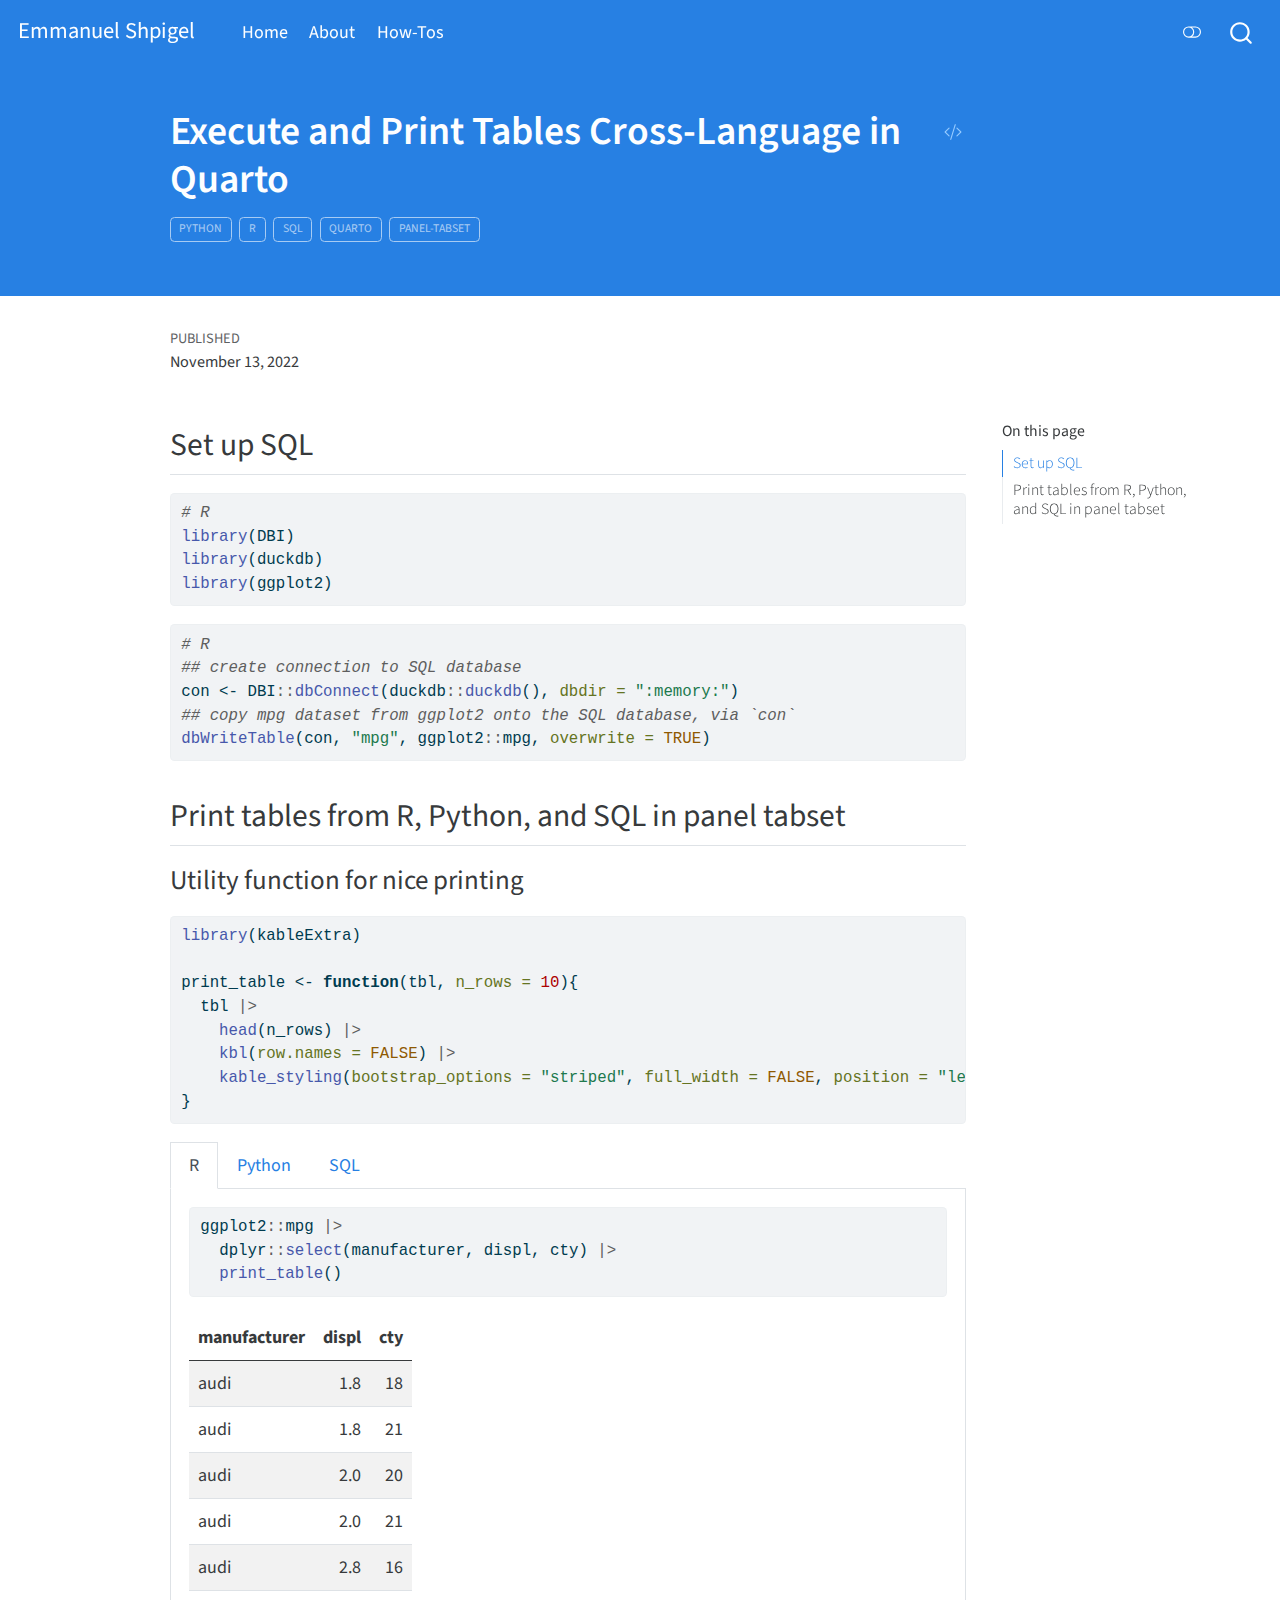
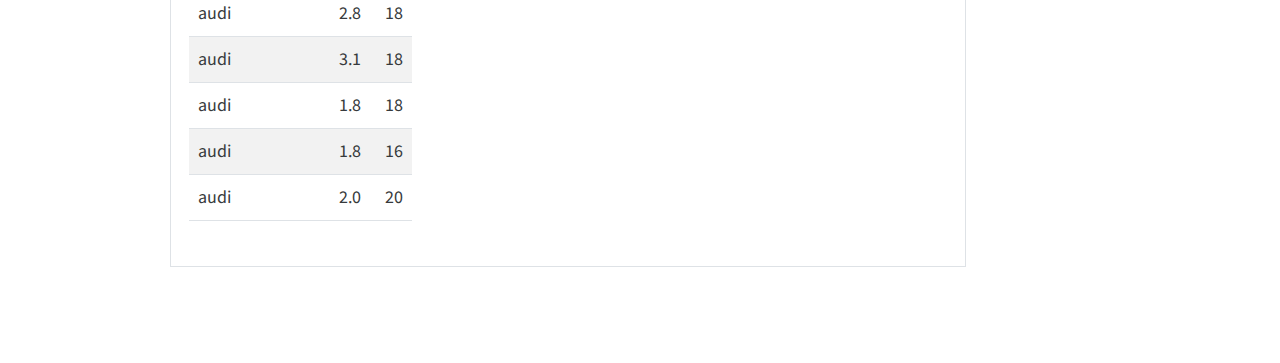
<file: docs/howtos/2022-11-13-Quarto-panel-tabset-R-Python-SQL/index.html>
<!DOCTYPE html>
<html xmlns="http://www.w3.org/1999/xhtml" lang="en" xml:lang="en"><head>

<meta charset="utf-8">
<meta name="generator" content="quarto-1.2.269">

<meta name="viewport" content="width=device-width, initial-scale=1.0, user-scalable=yes">

<meta name="dcterms.date" content="2022-11-13">

<title>Emmanuel Shpigel - Execute and Print Tables Cross-Language in Quarto</title>
<style>
code{white-space: pre-wrap;}
span.smallcaps{font-variant: small-caps;}
div.columns{display: flex; gap: min(4vw, 1.5em);}
div.column{flex: auto; overflow-x: auto;}
div.hanging-indent{margin-left: 1.5em; text-indent: -1.5em;}
ul.task-list{list-style: none;}
ul.task-list li input[type="checkbox"] {
  width: 0.8em;
  margin: 0 0.8em 0.2em -1.6em;
  vertical-align: middle;
}
pre > code.sourceCode { white-space: pre; position: relative; }
pre > code.sourceCode > span { display: inline-block; line-height: 1.25; }
pre > code.sourceCode > span:empty { height: 1.2em; }
.sourceCode { overflow: visible; }
code.sourceCode > span { color: inherit; text-decoration: inherit; }
div.sourceCode { margin: 1em 0; }
pre.sourceCode { margin: 0; }
@media screen {
div.sourceCode { overflow: auto; }
}
@media print {
pre > code.sourceCode { white-space: pre-wrap; }
pre > code.sourceCode > span { text-indent: -5em; padding-left: 5em; }
}
pre.numberSource code
  { counter-reset: source-line 0; }
pre.numberSource code > span
  { position: relative; left: -4em; counter-increment: source-line; }
pre.numberSource code > span > a:first-child::before
  { content: counter(source-line);
    position: relative; left: -1em; text-align: right; vertical-align: baseline;
    border: none; display: inline-block;
    -webkit-touch-callout: none; -webkit-user-select: none;
    -khtml-user-select: none; -moz-user-select: none;
    -ms-user-select: none; user-select: none;
    padding: 0 4px; width: 4em;
    color: #aaaaaa;
  }
pre.numberSource { margin-left: 3em; border-left: 1px solid #aaaaaa;  padding-left: 4px; }
div.sourceCode
  {   }
@media screen {
pre > code.sourceCode > span > a:first-child::before { text-decoration: underline; }
}
code span.al { color: #ff0000; font-weight: bold; } /* Alert */
code span.an { color: #60a0b0; font-weight: bold; font-style: italic; } /* Annotation */
code span.at { color: #7d9029; } /* Attribute */
code span.bn { color: #40a070; } /* BaseN */
code span.bu { color: #008000; } /* BuiltIn */
code span.cf { color: #007020; font-weight: bold; } /* ControlFlow */
code span.ch { color: #4070a0; } /* Char */
code span.cn { color: #880000; } /* Constant */
code span.co { color: #60a0b0; font-style: italic; } /* Comment */
code span.cv { color: #60a0b0; font-weight: bold; font-style: italic; } /* CommentVar */
code span.do { color: #ba2121; font-style: italic; } /* Documentation */
code span.dt { color: #902000; } /* DataType */
code span.dv { color: #40a070; } /* DecVal */
code span.er { color: #ff0000; font-weight: bold; } /* Error */
code span.ex { } /* Extension */
code span.fl { color: #40a070; } /* Float */
code span.fu { color: #06287e; } /* Function */
code span.im { color: #008000; font-weight: bold; } /* Import */
code span.in { color: #60a0b0; font-weight: bold; font-style: italic; } /* Information */
code span.kw { color: #007020; font-weight: bold; } /* Keyword */
code span.op { color: #666666; } /* Operator */
code span.ot { color: #007020; } /* Other */
code span.pp { color: #bc7a00; } /* Preprocessor */
code span.sc { color: #4070a0; } /* SpecialChar */
code span.ss { color: #bb6688; } /* SpecialString */
code span.st { color: #4070a0; } /* String */
code span.va { color: #19177c; } /* Variable */
code span.vs { color: #4070a0; } /* VerbatimString */
code span.wa { color: #60a0b0; font-weight: bold; font-style: italic; } /* Warning */
</style>


<script src="../../site_libs/quarto-nav/quarto-nav.js"></script>
<script src="../../site_libs/quarto-nav/headroom.min.js"></script>
<script src="../../site_libs/clipboard/clipboard.min.js"></script>
<script src="../../site_libs/quarto-search/autocomplete.umd.js"></script>
<script src="../../site_libs/quarto-search/fuse.min.js"></script>
<script src="../../site_libs/quarto-search/quarto-search.js"></script>
<meta name="quarto:offset" content="../../">
<script src="../../site_libs/quarto-html/quarto.js"></script>
<script src="../../site_libs/quarto-html/popper.min.js"></script>
<script src="../../site_libs/quarto-html/tippy.umd.min.js"></script>
<script src="../../site_libs/quarto-html/anchor.min.js"></script>
<link href="../../site_libs/quarto-html/tippy.css" rel="stylesheet">
<link href="../../site_libs/quarto-html/quarto-syntax-highlighting.css" rel="stylesheet" class="quarto-color-scheme" id="quarto-text-highlighting-styles">
<link href="../../site_libs/quarto-html/quarto-syntax-highlighting-dark.css" rel="prefetch" class="quarto-color-scheme quarto-color-alternate" id="quarto-text-highlighting-styles">
<script src="../../site_libs/bootstrap/bootstrap.min.js"></script>
<link href="../../site_libs/bootstrap/bootstrap-icons.css" rel="stylesheet">
<link href="../../site_libs/bootstrap/bootstrap.min.css" rel="stylesheet" class="quarto-color-scheme" id="quarto-bootstrap" data-mode="light">
<link href="../../site_libs/bootstrap/bootstrap-dark.min.css" rel="prefetch" class="quarto-color-scheme quarto-color-alternate" id="quarto-bootstrap" data-mode="dark">
<script id="quarto-search-options" type="application/json">{
  "location": "navbar",
  "copy-button": false,
  "collapse-after": 3,
  "panel-placement": "end",
  "type": "overlay",
  "limit": 20,
  "language": {
    "search-no-results-text": "No results",
    "search-matching-documents-text": "matching documents",
    "search-copy-link-title": "Copy link to search",
    "search-hide-matches-text": "Hide additional matches",
    "search-more-match-text": "more match in this document",
    "search-more-matches-text": "more matches in this document",
    "search-clear-button-title": "Clear",
    "search-detached-cancel-button-title": "Cancel",
    "search-submit-button-title": "Submit"
  }
}</script>

<script src="../../site_libs/kePrint-0.0.1/kePrint.js"></script>
<link href="../../site_libs/lightable-0.0.1/lightable.css" rel="stylesheet">


<link rel="stylesheet" href="../../styles.css">
</head>

<body class="nav-fixed">

<div id="quarto-search-results"></div>
  <header id="quarto-header" class="headroom fixed-top">
    <nav class="navbar navbar-expand-lg navbar-dark ">
      <div class="navbar-container container-fluid">
      <div class="navbar-brand-container">
    <a class="navbar-brand" href="../../index.html">
    <span class="navbar-title">Emmanuel Shpigel</span>
    </a>
  </div>
          <button class="navbar-toggler" type="button" data-bs-toggle="collapse" data-bs-target="#navbarCollapse" aria-controls="navbarCollapse" aria-expanded="false" aria-label="Toggle navigation" onclick="if (window.quartoToggleHeadroom) { window.quartoToggleHeadroom(); }">
  <span class="navbar-toggler-icon"></span>
</button>
          <div class="collapse navbar-collapse" id="navbarCollapse">
            <ul class="navbar-nav navbar-nav-scroll me-auto">
  <li class="nav-item">
    <a class="nav-link" href="../../index.html">
 <span class="menu-text">Home</span></a>
  </li>  
  <li class="nav-item">
    <a class="nav-link" href="../../about.html">
 <span class="menu-text">About</span></a>
  </li>  
  <li class="nav-item">
    <a class="nav-link" href="../../howtos.html">
 <span class="menu-text">How-Tos</span></a>
  </li>  
</ul>
              <div class="quarto-toggle-container">
                  <a href="" class="quarto-color-scheme-toggle nav-link" onclick="window.quartoToggleColorScheme(); return false;" title="Toggle dark mode"><i class="bi"></i></a>
              </div>
              <div id="quarto-search" class="" title="Search"></div>
          </div> <!-- /navcollapse -->
      </div> <!-- /container-fluid -->
    </nav>
</header>
<!-- content -->
<header id="title-block-header" class="quarto-title-block default page-columns page-full">
  <div class="quarto-title-banner page-columns page-full">
    <div class="quarto-title column-body">
      <div class="quarto-title-block"><div><h1 class="title">Execute and Print Tables Cross-Language in Quarto</h1><button type="button" class="btn code-tools-button" id="quarto-code-tools-source"><i class="bi"></i></button></div></div>
                                <div class="quarto-categories">
                <div class="quarto-category">python</div>
                <div class="quarto-category">R</div>
                <div class="quarto-category">SQL</div>
                <div class="quarto-category">Quarto</div>
                <div class="quarto-category">panel-tabset</div>
              </div>
                  </div>
  </div>
    
  
  <div class="quarto-title-meta">

      
      <div>
      <div class="quarto-title-meta-heading">Published</div>
      <div class="quarto-title-meta-contents">
        <p class="date">November 13, 2022</p>
      </div>
    </div>
    
      
    </div>
    
  
  </header><div id="quarto-content" class="quarto-container page-columns page-rows-contents page-layout-article page-navbar">
<!-- sidebar -->
<!-- margin-sidebar -->
    <div id="quarto-margin-sidebar" class="sidebar margin-sidebar">
        <nav id="TOC" role="doc-toc" class="toc-active">
    <h2 id="toc-title">On this page</h2>
   
  <ul>
  <li><a href="#set-up-sql" id="toc-set-up-sql" class="nav-link active" data-scroll-target="#set-up-sql">Set up SQL</a></li>
  <li><a href="#print-tables-from-r-python-and-sql-in-panel-tabset" id="toc-print-tables-from-r-python-and-sql-in-panel-tabset" class="nav-link" data-scroll-target="#print-tables-from-r-python-and-sql-in-panel-tabset">Print tables from R, Python, and SQL in panel tabset</a>
  <ul class="collapse">
  <li><a href="#utility-function-for-nice-printing" id="toc-utility-function-for-nice-printing" class="nav-link" data-scroll-target="#utility-function-for-nice-printing">Utility function for nice printing</a></li>
  </ul></li>
  </ul>
</nav>
    </div>
<!-- main -->
<main class="content quarto-banner-title-block" id="quarto-document-content">




<div class="cell">

</div>
<section id="set-up-sql" class="level2">
<h2 class="anchored" data-anchor-id="set-up-sql">Set up SQL</h2>
<div class="cell">
<div class="sourceCode cell-code" id="cb1"><pre class="sourceCode r code-with-copy"><code class="sourceCode r"><span id="cb1-1"><a href="#cb1-1" aria-hidden="true" tabindex="-1"></a><span class="co"># R</span></span>
<span id="cb1-2"><a href="#cb1-2" aria-hidden="true" tabindex="-1"></a><span class="fu">library</span>(DBI)</span>
<span id="cb1-3"><a href="#cb1-3" aria-hidden="true" tabindex="-1"></a><span class="fu">library</span>(duckdb)</span>
<span id="cb1-4"><a href="#cb1-4" aria-hidden="true" tabindex="-1"></a><span class="fu">library</span>(ggplot2)</span></code><button title="Copy to Clipboard" class="code-copy-button"><i class="bi"></i></button></pre></div>
</div>
<div class="cell">
<div class="sourceCode cell-code" id="cb2"><pre class="sourceCode r code-with-copy"><code class="sourceCode r"><span id="cb2-1"><a href="#cb2-1" aria-hidden="true" tabindex="-1"></a><span class="co"># R</span></span>
<span id="cb2-2"><a href="#cb2-2" aria-hidden="true" tabindex="-1"></a><span class="do">## create connection to SQL database</span></span>
<span id="cb2-3"><a href="#cb2-3" aria-hidden="true" tabindex="-1"></a>con <span class="ot">&lt;-</span> DBI<span class="sc">::</span><span class="fu">dbConnect</span>(duckdb<span class="sc">::</span><span class="fu">duckdb</span>(), <span class="at">dbdir =</span> <span class="st">":memory:"</span>)</span>
<span id="cb2-4"><a href="#cb2-4" aria-hidden="true" tabindex="-1"></a><span class="do">## copy mpg dataset from ggplot2 onto the SQL database, via `con`</span></span>
<span id="cb2-5"><a href="#cb2-5" aria-hidden="true" tabindex="-1"></a><span class="fu">dbWriteTable</span>(con, <span class="st">"mpg"</span>, ggplot2<span class="sc">::</span>mpg, <span class="at">overwrite =</span> <span class="cn">TRUE</span>)</span></code><button title="Copy to Clipboard" class="code-copy-button"><i class="bi"></i></button></pre></div>
</div>
</section>
<section id="print-tables-from-r-python-and-sql-in-panel-tabset" class="level2">
<h2 class="anchored" data-anchor-id="print-tables-from-r-python-and-sql-in-panel-tabset">Print tables from R, Python, and SQL in panel tabset</h2>
<section id="utility-function-for-nice-printing" class="level3">
<h3 class="anchored" data-anchor-id="utility-function-for-nice-printing">Utility function for nice printing</h3>
<div class="cell">
<div class="sourceCode cell-code" id="cb3"><pre class="sourceCode r code-with-copy"><code class="sourceCode r"><span id="cb3-1"><a href="#cb3-1" aria-hidden="true" tabindex="-1"></a><span class="fu">library</span>(kableExtra)</span>
<span id="cb3-2"><a href="#cb3-2" aria-hidden="true" tabindex="-1"></a></span>
<span id="cb3-3"><a href="#cb3-3" aria-hidden="true" tabindex="-1"></a>print_table <span class="ot">&lt;-</span> <span class="cf">function</span>(tbl, <span class="at">n_rows =</span> <span class="dv">10</span>){</span>
<span id="cb3-4"><a href="#cb3-4" aria-hidden="true" tabindex="-1"></a>  tbl <span class="sc">|&gt;</span> </span>
<span id="cb3-5"><a href="#cb3-5" aria-hidden="true" tabindex="-1"></a>    <span class="fu">head</span>(n_rows) <span class="sc">|&gt;</span> </span>
<span id="cb3-6"><a href="#cb3-6" aria-hidden="true" tabindex="-1"></a>    <span class="fu">kbl</span>(<span class="at">row.names =</span> <span class="cn">FALSE</span>) <span class="sc">|&gt;</span> </span>
<span id="cb3-7"><a href="#cb3-7" aria-hidden="true" tabindex="-1"></a>    <span class="fu">kable_styling</span>(<span class="at">bootstrap_options =</span> <span class="st">"striped"</span>, <span class="at">full_width =</span> <span class="cn">FALSE</span>, <span class="at">position =</span> <span class="st">"left"</span>)</span>
<span id="cb3-8"><a href="#cb3-8" aria-hidden="true" tabindex="-1"></a>}</span></code><button title="Copy to Clipboard" class="code-copy-button"><i class="bi"></i></button></pre></div>
</div>
<div class="panel-tabset">
<ul class="nav nav-tabs" role="tablist"><li class="nav-item" role="presentation"><a class="nav-link active" id="tabset-1-1-tab" data-bs-toggle="tab" data-bs-target="#tabset-1-1" role="tab" aria-controls="tabset-1-1" aria-selected="true">R</a></li><li class="nav-item" role="presentation"><a class="nav-link" id="tabset-1-2-tab" data-bs-toggle="tab" data-bs-target="#tabset-1-2" role="tab" aria-controls="tabset-1-2" aria-selected="false">Python</a></li><li class="nav-item" role="presentation"><a class="nav-link" id="tabset-1-3-tab" data-bs-toggle="tab" data-bs-target="#tabset-1-3" role="tab" aria-controls="tabset-1-3" aria-selected="false">SQL</a></li></ul>
<div class="tab-content">
<div id="tabset-1-1" class="tab-pane active" role="tabpanel" aria-labelledby="tabset-1-1-tab">
<div class="cell">
<div class="sourceCode cell-code" id="cb4"><pre class="sourceCode r code-with-copy"><code class="sourceCode r"><span id="cb4-1"><a href="#cb4-1" aria-hidden="true" tabindex="-1"></a>ggplot2<span class="sc">::</span>mpg <span class="sc">|&gt;</span> </span>
<span id="cb4-2"><a href="#cb4-2" aria-hidden="true" tabindex="-1"></a>  dplyr<span class="sc">::</span><span class="fu">select</span>(manufacturer, displ, cty) <span class="sc">|&gt;</span> </span>
<span id="cb4-3"><a href="#cb4-3" aria-hidden="true" tabindex="-1"></a>  <span class="fu">print_table</span>()</span></code><button title="Copy to Clipboard" class="code-copy-button"><i class="bi"></i></button></pre></div>
<div class="cell-output-display">

<table class="table table-striped" style="width: auto !important; ">
 <thead>
  <tr>
   <th style="text-align:left;"> manufacturer </th>
   <th style="text-align:right;"> displ </th>
   <th style="text-align:right;"> cty </th>
  </tr>
 </thead>
<tbody>
  <tr>
   <td style="text-align:left;"> audi </td>
   <td style="text-align:right;"> 1.8 </td>
   <td style="text-align:right;"> 18 </td>
  </tr>
  <tr>
   <td style="text-align:left;"> audi </td>
   <td style="text-align:right;"> 1.8 </td>
   <td style="text-align:right;"> 21 </td>
  </tr>
  <tr>
   <td style="text-align:left;"> audi </td>
   <td style="text-align:right;"> 2.0 </td>
   <td style="text-align:right;"> 20 </td>
  </tr>
  <tr>
   <td style="text-align:left;"> audi </td>
   <td style="text-align:right;"> 2.0 </td>
   <td style="text-align:right;"> 21 </td>
  </tr>
  <tr>
   <td style="text-align:left;"> audi </td>
   <td style="text-align:right;"> 2.8 </td>
   <td style="text-align:right;"> 16 </td>
  </tr>
  <tr>
   <td style="text-align:left;"> audi </td>
   <td style="text-align:right;"> 2.8 </td>
   <td style="text-align:right;"> 18 </td>
  </tr>
  <tr>
   <td style="text-align:left;"> audi </td>
   <td style="text-align:right;"> 3.1 </td>
   <td style="text-align:right;"> 18 </td>
  </tr>
  <tr>
   <td style="text-align:left;"> audi </td>
   <td style="text-align:right;"> 1.8 </td>
   <td style="text-align:right;"> 18 </td>
  </tr>
  <tr>
   <td style="text-align:left;"> audi </td>
   <td style="text-align:right;"> 1.8 </td>
   <td style="text-align:right;"> 16 </td>
  </tr>
  <tr>
   <td style="text-align:left;"> audi </td>
   <td style="text-align:right;"> 2.0 </td>
   <td style="text-align:right;"> 20 </td>
  </tr>
</tbody>
</table>

</div>
</div>
</div>
<div id="tabset-1-2" class="tab-pane" role="tabpanel" aria-labelledby="tabset-1-2-tab">
<div class="cell">
<div class="sourceCode cell-code" id="cb5"><pre class="sourceCode python code-with-copy"><code class="sourceCode python"><span id="cb5-1"><a href="#cb5-1" aria-hidden="true" tabindex="-1"></a><span class="im">import</span> pandas <span class="im">as</span> pd</span>
<span id="cb5-2"><a href="#cb5-2" aria-hidden="true" tabindex="-1"></a><span class="im">import</span> numpy <span class="im">as</span> np</span>
<span id="cb5-3"><a href="#cb5-3" aria-hidden="true" tabindex="-1"></a></span>
<span id="cb5-4"><a href="#cb5-4" aria-hidden="true" tabindex="-1"></a>x <span class="op">=</span> [<span class="dv">1</span>,<span class="dv">2</span>,np.nan]</span>
<span id="cb5-5"><a href="#cb5-5" aria-hidden="true" tabindex="-1"></a>y <span class="op">=</span> [<span class="dv">3</span>,<span class="dv">4</span>,<span class="dv">5</span>]</span>
<span id="cb5-6"><a href="#cb5-6" aria-hidden="true" tabindex="-1"></a>df <span class="op">=</span> pd.DataFrame({<span class="st">'x'</span>:x,<span class="st">'y'</span>:y})</span></code><button title="Copy to Clipboard" class="code-copy-button"><i class="bi"></i></button></pre></div>
</div>
<div class="cell">
<div class="cell-output-display">

<table class="table table-striped" style="width: auto !important; ">
 <thead>
  <tr>
   <th style="text-align:right;"> x </th>
   <th style="text-align:right;"> y </th>
  </tr>
 </thead>
<tbody>
  <tr>
   <td style="text-align:right;"> 1 </td>
   <td style="text-align:right;"> 3 </td>
  </tr>
  <tr>
   <td style="text-align:right;"> 2 </td>
   <td style="text-align:right;"> 4 </td>
  </tr>
  <tr>
   <td style="text-align:right;"> NaN </td>
   <td style="text-align:right;"> 5 </td>
  </tr>
</tbody>
</table>

</div>
</div>
</div>
<div id="tabset-1-3" class="tab-pane" role="tabpanel" aria-labelledby="tabset-1-3-tab">
<div class="cell" data-output.var="tab_sql">
<div class="sourceCode cell-code" id="cb6"><pre class="sourceCode sql code-with-copy"><code class="sourceCode sql"><span id="cb6-1"><a href="#cb6-1" aria-hidden="true" tabindex="-1"></a><span class="kw">SELECT</span> manufacturer, displ, cty</span>
<span id="cb6-2"><a href="#cb6-2" aria-hidden="true" tabindex="-1"></a><span class="kw">FROM</span> mpg;</span></code><button title="Copy to Clipboard" class="code-copy-button"><i class="bi"></i></button></pre></div>
</div>
<div class="cell">
<div class="cell-output-display">

<table class="table table-striped" style="width: auto !important; ">
 <thead>
  <tr>
   <th style="text-align:left;"> manufacturer </th>
   <th style="text-align:right;"> displ </th>
   <th style="text-align:right;"> cty </th>
  </tr>
 </thead>
<tbody>
  <tr>
   <td style="text-align:left;"> audi </td>
   <td style="text-align:right;"> 1.8 </td>
   <td style="text-align:right;"> 18 </td>
  </tr>
  <tr>
   <td style="text-align:left;"> audi </td>
   <td style="text-align:right;"> 1.8 </td>
   <td style="text-align:right;"> 21 </td>
  </tr>
  <tr>
   <td style="text-align:left;"> audi </td>
   <td style="text-align:right;"> 2.0 </td>
   <td style="text-align:right;"> 20 </td>
  </tr>
  <tr>
   <td style="text-align:left;"> audi </td>
   <td style="text-align:right;"> 2.0 </td>
   <td style="text-align:right;"> 21 </td>
  </tr>
  <tr>
   <td style="text-align:left;"> audi </td>
   <td style="text-align:right;"> 2.8 </td>
   <td style="text-align:right;"> 16 </td>
  </tr>
  <tr>
   <td style="text-align:left;"> audi </td>
   <td style="text-align:right;"> 2.8 </td>
   <td style="text-align:right;"> 18 </td>
  </tr>
  <tr>
   <td style="text-align:left;"> audi </td>
   <td style="text-align:right;"> 3.1 </td>
   <td style="text-align:right;"> 18 </td>
  </tr>
  <tr>
   <td style="text-align:left;"> audi </td>
   <td style="text-align:right;"> 1.8 </td>
   <td style="text-align:right;"> 18 </td>
  </tr>
  <tr>
   <td style="text-align:left;"> audi </td>
   <td style="text-align:right;"> 1.8 </td>
   <td style="text-align:right;"> 16 </td>
  </tr>
  <tr>
   <td style="text-align:left;"> audi </td>
   <td style="text-align:right;"> 2.0 </td>
   <td style="text-align:right;"> 20 </td>
  </tr>
</tbody>
</table>

</div>
</div>
</div>
</div>
</div>


<!-- -->

</section>
</section>

</main> <!-- /main -->
<script id="quarto-html-after-body" type="application/javascript">
window.document.addEventListener("DOMContentLoaded", function (event) {
  const toggleBodyColorMode = (bsSheetEl) => {
    const mode = bsSheetEl.getAttribute("data-mode");
    const bodyEl = window.document.querySelector("body");
    if (mode === "dark") {
      bodyEl.classList.add("quarto-dark");
      bodyEl.classList.remove("quarto-light");
    } else {
      bodyEl.classList.add("quarto-light");
      bodyEl.classList.remove("quarto-dark");
    }
  }
  const toggleBodyColorPrimary = () => {
    const bsSheetEl = window.document.querySelector("link#quarto-bootstrap");
    if (bsSheetEl) {
      toggleBodyColorMode(bsSheetEl);
    }
  }
  toggleBodyColorPrimary();  
  const disableStylesheet = (stylesheets) => {
    for (let i=0; i < stylesheets.length; i++) {
      const stylesheet = stylesheets[i];
      stylesheet.rel = 'prefetch';
    }
  }
  const enableStylesheet = (stylesheets) => {
    for (let i=0; i < stylesheets.length; i++) {
      const stylesheet = stylesheets[i];
      stylesheet.rel = 'stylesheet';
    }
  }
  const manageTransitions = (selector, allowTransitions) => {
    const els = window.document.querySelectorAll(selector);
    for (let i=0; i < els.length; i++) {
      const el = els[i];
      if (allowTransitions) {
        el.classList.remove('notransition');
      } else {
        el.classList.add('notransition');
      }
    }
  }
  const toggleColorMode = (alternate) => {
    // Switch the stylesheets
    const alternateStylesheets = window.document.querySelectorAll('link.quarto-color-scheme.quarto-color-alternate');
    manageTransitions('#quarto-margin-sidebar .nav-link', false);
    if (alternate) {
      enableStylesheet(alternateStylesheets);
      for (const sheetNode of alternateStylesheets) {
        if (sheetNode.id === "quarto-bootstrap") {
          toggleBodyColorMode(sheetNode);
        }
      }
    } else {
      disableStylesheet(alternateStylesheets);
      toggleBodyColorPrimary();
    }
    manageTransitions('#quarto-margin-sidebar .nav-link', true);
    // Switch the toggles
    const toggles = window.document.querySelectorAll('.quarto-color-scheme-toggle');
    for (let i=0; i < toggles.length; i++) {
      const toggle = toggles[i];
      if (toggle) {
        if (alternate) {
          toggle.classList.add("alternate");     
        } else {
          toggle.classList.remove("alternate");
        }
      }
    }
    // Hack to workaround the fact that safari doesn't
    // properly recolor the scrollbar when toggling (#1455)
    if (navigator.userAgent.indexOf('Safari') > 0 && navigator.userAgent.indexOf('Chrome') == -1) {
      manageTransitions("body", false);
      window.scrollTo(0, 1);
      setTimeout(() => {
        window.scrollTo(0, 0);
        manageTransitions("body", true);
      }, 40);  
    }
  }
  const isFileUrl = () => { 
    return window.location.protocol === 'file:';
  }
  const hasAlternateSentinel = () => {  
    let styleSentinel = getColorSchemeSentinel();
    if (styleSentinel !== null) {
      return styleSentinel === "alternate";
    } else {
      return false;
    }
  }
  const setStyleSentinel = (alternate) => {
    const value = alternate ? "alternate" : "default";
    if (!isFileUrl()) {
      window.localStorage.setItem("quarto-color-scheme", value);
    } else {
      localAlternateSentinel = value;
    }
  }
  const getColorSchemeSentinel = () => {
    if (!isFileUrl()) {
      const storageValue = window.localStorage.getItem("quarto-color-scheme");
      return storageValue != null ? storageValue : localAlternateSentinel;
    } else {
      return localAlternateSentinel;
    }
  }
  let localAlternateSentinel = 'default';
  // Dark / light mode switch
  window.quartoToggleColorScheme = () => {
    // Read the current dark / light value 
    let toAlternate = !hasAlternateSentinel();
    toggleColorMode(toAlternate);
    setStyleSentinel(toAlternate);
  };
  // Ensure there is a toggle, if there isn't float one in the top right
  if (window.document.querySelector('.quarto-color-scheme-toggle') === null) {
    const a = window.document.createElement('a');
    a.classList.add('top-right');
    a.classList.add('quarto-color-scheme-toggle');
    a.href = "";
    a.onclick = function() { try { window.quartoToggleColorScheme(); } catch {} return false; };
    const i = window.document.createElement("i");
    i.classList.add('bi');
    a.appendChild(i);
    window.document.body.appendChild(a);
  }
  // Switch to dark mode if need be
  if (hasAlternateSentinel()) {
    toggleColorMode(true);
  } else {
    toggleColorMode(false);
  }
  const icon = "";
  const anchorJS = new window.AnchorJS();
  anchorJS.options = {
    placement: 'right',
    icon: icon
  };
  anchorJS.add('.anchored');
  const clipboard = new window.ClipboardJS('.code-copy-button', {
    target: function(trigger) {
      return trigger.previousElementSibling;
    }
  });
  clipboard.on('success', function(e) {
    // button target
    const button = e.trigger;
    // don't keep focus
    button.blur();
    // flash "checked"
    button.classList.add('code-copy-button-checked');
    var currentTitle = button.getAttribute("title");
    button.setAttribute("title", "Copied!");
    let tooltip;
    if (window.bootstrap) {
      button.setAttribute("data-bs-toggle", "tooltip");
      button.setAttribute("data-bs-placement", "left");
      button.setAttribute("data-bs-title", "Copied!");
      tooltip = new bootstrap.Tooltip(button, 
        { trigger: "manual", 
          customClass: "code-copy-button-tooltip",
          offset: [0, -8]});
      tooltip.show();    
    }
    setTimeout(function() {
      if (tooltip) {
        tooltip.hide();
        button.removeAttribute("data-bs-title");
        button.removeAttribute("data-bs-toggle");
        button.removeAttribute("data-bs-placement");
      }
      button.setAttribute("title", currentTitle);
      button.classList.remove('code-copy-button-checked');
    }, 1000);
    // clear code selection
    e.clearSelection();
  });
  const viewSource = window.document.getElementById('quarto-view-source') ||
                     window.document.getElementById('quarto-code-tools-source');
  if (viewSource) {
    const sourceUrl = viewSource.getAttribute("data-quarto-source-url");
    viewSource.addEventListener("click", function(e) {
      if (sourceUrl) {
        // rstudio viewer pane
        if (/\bcapabilities=\b/.test(window.location)) {
          window.open(sourceUrl);
        } else {
          window.location.href = sourceUrl;
        }
      } else {
        const modal = new bootstrap.Modal(document.getElementById('quarto-embedded-source-code-modal'));
        modal.show();
      }
      return false;
    });
  }
  function toggleCodeHandler(show) {
    return function(e) {
      const detailsSrc = window.document.querySelectorAll(".cell > details > .sourceCode");
      for (let i=0; i<detailsSrc.length; i++) {
        const details = detailsSrc[i].parentElement;
        if (show) {
          details.open = true;
        } else {
          details.removeAttribute("open");
        }
      }
      const cellCodeDivs = window.document.querySelectorAll(".cell > .sourceCode");
      const fromCls = show ? "hidden" : "unhidden";
      const toCls = show ? "unhidden" : "hidden";
      for (let i=0; i<cellCodeDivs.length; i++) {
        const codeDiv = cellCodeDivs[i];
        if (codeDiv.classList.contains(fromCls)) {
          codeDiv.classList.remove(fromCls);
          codeDiv.classList.add(toCls);
        } 
      }
      return false;
    }
  }
  const hideAllCode = window.document.getElementById("quarto-hide-all-code");
  if (hideAllCode) {
    hideAllCode.addEventListener("click", toggleCodeHandler(false));
  }
  const showAllCode = window.document.getElementById("quarto-show-all-code");
  if (showAllCode) {
    showAllCode.addEventListener("click", toggleCodeHandler(true));
  }
  function tippyHover(el, contentFn) {
    const config = {
      allowHTML: true,
      content: contentFn,
      maxWidth: 500,
      delay: 100,
      arrow: false,
      appendTo: function(el) {
          return el.parentElement;
      },
      interactive: true,
      interactiveBorder: 10,
      theme: 'quarto',
      placement: 'bottom-start'
    };
    window.tippy(el, config); 
  }
  const noterefs = window.document.querySelectorAll('a[role="doc-noteref"]');
  for (var i=0; i<noterefs.length; i++) {
    const ref = noterefs[i];
    tippyHover(ref, function() {
      // use id or data attribute instead here
      let href = ref.getAttribute('data-footnote-href') || ref.getAttribute('href');
      try { href = new URL(href).hash; } catch {}
      const id = href.replace(/^#\/?/, "");
      const note = window.document.getElementById(id);
      return note.innerHTML;
    });
  }
  const findCites = (el) => {
    const parentEl = el.parentElement;
    if (parentEl) {
      const cites = parentEl.dataset.cites;
      if (cites) {
        return {
          el,
          cites: cites.split(' ')
        };
      } else {
        return findCites(el.parentElement)
      }
    } else {
      return undefined;
    }
  };
  var bibliorefs = window.document.querySelectorAll('a[role="doc-biblioref"]');
  for (var i=0; i<bibliorefs.length; i++) {
    const ref = bibliorefs[i];
    const citeInfo = findCites(ref);
    if (citeInfo) {
      tippyHover(citeInfo.el, function() {
        var popup = window.document.createElement('div');
        citeInfo.cites.forEach(function(cite) {
          var citeDiv = window.document.createElement('div');
          citeDiv.classList.add('hanging-indent');
          citeDiv.classList.add('csl-entry');
          var biblioDiv = window.document.getElementById('ref-' + cite);
          if (biblioDiv) {
            citeDiv.innerHTML = biblioDiv.innerHTML;
          }
          popup.appendChild(citeDiv);
        });
        return popup.innerHTML;
      });
    }
  }
});
</script><div class="modal fade" id="quarto-embedded-source-code-modal" tabindex="-1" aria-labelledby="quarto-embedded-source-code-modal-label" aria-hidden="true"><div class="modal-dialog modal-dialog-scrollable"><div class="modal-content"><div class="modal-header"><h5 class="modal-title" id="quarto-embedded-source-code-modal-label">Source Code</h5><button class="btn-close" data-bs-dismiss="modal"></button></div><div class="modal-body"><div class="">
<div class="sourceCode" id="cb7" data-shortcodes="false"><pre class="sourceCode markdown code-with-copy"><code class="sourceCode markdown"><span id="cb7-1"><a href="#cb7-1" aria-hidden="true" tabindex="-1"></a><span class="co">---</span></span>
<span id="cb7-2"><a href="#cb7-2" aria-hidden="true" tabindex="-1"></a><span class="an">title:</span><span class="co"> "Execute and Print Tables Cross-Language in Quarto"</span></span>
<span id="cb7-3"><a href="#cb7-3" aria-hidden="true" tabindex="-1"></a><span class="an">description:</span><span class="co"> ""</span></span>
<span id="cb7-4"><a href="#cb7-4" aria-hidden="true" tabindex="-1"></a><span class="an">date:</span><span class="co"> 2022-11-13</span></span>
<span id="cb7-5"><a href="#cb7-5" aria-hidden="true" tabindex="-1"></a><span class="an">categories:</span><span class="co"> [python, R, SQL, Quarto, panel-tabset] # self-defined categories</span></span>
<span id="cb7-6"><a href="#cb7-6" aria-hidden="true" tabindex="-1"></a><span class="an">image:</span><span class="co"> img\highway.jpg</span></span>
<span id="cb7-7"><a href="#cb7-7" aria-hidden="true" tabindex="-1"></a><span class="an">draft:</span><span class="co"> false # setting this to `true` will prevent your post from appearing on your listing page until you're ready!</span></span>
<span id="cb7-8"><a href="#cb7-8" aria-hidden="true" tabindex="-1"></a><span class="an">execute:</span><span class="co"> </span></span>
<span id="cb7-9"><a href="#cb7-9" aria-hidden="true" tabindex="-1"></a><span class="co">  warning: false</span></span>
<span id="cb7-10"><a href="#cb7-10" aria-hidden="true" tabindex="-1"></a><span class="co">---</span></span>
<span id="cb7-11"><a href="#cb7-11" aria-hidden="true" tabindex="-1"></a></span>
<span id="cb7-14"><a href="#cb7-14" aria-hidden="true" tabindex="-1"></a><span class="in">```{r}</span></span>
<span id="cb7-15"><a href="#cb7-15" aria-hidden="true" tabindex="-1"></a><span class="co">#| echo: false</span></span>
<span id="cb7-16"><a href="#cb7-16" aria-hidden="true" tabindex="-1"></a><span class="fu">library</span>(reticulate)</span>
<span id="cb7-17"><a href="#cb7-17" aria-hidden="true" tabindex="-1"></a><span class="fu">library</span>(here)</span>
<span id="cb7-18"><a href="#cb7-18" aria-hidden="true" tabindex="-1"></a><span class="fu">use_virtualenv</span>(<span class="fu">here</span>(<span class="st">"pyenv"</span>), <span class="at">required =</span> <span class="cn">TRUE</span>)</span>
<span id="cb7-19"><a href="#cb7-19" aria-hidden="true" tabindex="-1"></a><span class="in">```</span></span>
<span id="cb7-20"><a href="#cb7-20" aria-hidden="true" tabindex="-1"></a></span>
<span id="cb7-21"><a href="#cb7-21" aria-hidden="true" tabindex="-1"></a><span class="fu">## Set up SQL</span></span>
<span id="cb7-24"><a href="#cb7-24" aria-hidden="true" tabindex="-1"></a><span class="in">```{r}</span></span>
<span id="cb7-25"><a href="#cb7-25" aria-hidden="true" tabindex="-1"></a><span class="co"># R</span></span>
<span id="cb7-26"><a href="#cb7-26" aria-hidden="true" tabindex="-1"></a><span class="fu">library</span>(DBI)</span>
<span id="cb7-27"><a href="#cb7-27" aria-hidden="true" tabindex="-1"></a><span class="fu">library</span>(duckdb)</span>
<span id="cb7-28"><a href="#cb7-28" aria-hidden="true" tabindex="-1"></a><span class="fu">library</span>(ggplot2)</span>
<span id="cb7-29"><a href="#cb7-29" aria-hidden="true" tabindex="-1"></a><span class="in">```</span></span>
<span id="cb7-30"><a href="#cb7-30" aria-hidden="true" tabindex="-1"></a></span>
<span id="cb7-33"><a href="#cb7-33" aria-hidden="true" tabindex="-1"></a><span class="in">```{r}</span></span>
<span id="cb7-34"><a href="#cb7-34" aria-hidden="true" tabindex="-1"></a><span class="co"># R</span></span>
<span id="cb7-35"><a href="#cb7-35" aria-hidden="true" tabindex="-1"></a><span class="do">## create connection to SQL database</span></span>
<span id="cb7-36"><a href="#cb7-36" aria-hidden="true" tabindex="-1"></a>con <span class="ot">&lt;-</span> DBI<span class="sc">::</span><span class="fu">dbConnect</span>(duckdb<span class="sc">::</span><span class="fu">duckdb</span>(), <span class="at">dbdir =</span> <span class="st">":memory:"</span>)</span>
<span id="cb7-37"><a href="#cb7-37" aria-hidden="true" tabindex="-1"></a><span class="do">## copy mpg dataset from ggplot2 onto the SQL database, via `con`</span></span>
<span id="cb7-38"><a href="#cb7-38" aria-hidden="true" tabindex="-1"></a><span class="fu">dbWriteTable</span>(con, <span class="st">"mpg"</span>, ggplot2<span class="sc">::</span>mpg, <span class="at">overwrite =</span> <span class="cn">TRUE</span>)</span>
<span id="cb7-39"><a href="#cb7-39" aria-hidden="true" tabindex="-1"></a><span class="in">```</span></span>
<span id="cb7-40"><a href="#cb7-40" aria-hidden="true" tabindex="-1"></a></span>
<span id="cb7-41"><a href="#cb7-41" aria-hidden="true" tabindex="-1"></a><span class="fu">## Print tables from R, Python, and SQL in panel tabset</span></span>
<span id="cb7-42"><a href="#cb7-42" aria-hidden="true" tabindex="-1"></a><span class="fu">### Utility function for nice printing</span></span>
<span id="cb7-45"><a href="#cb7-45" aria-hidden="true" tabindex="-1"></a><span class="in">```{r}</span></span>
<span id="cb7-46"><a href="#cb7-46" aria-hidden="true" tabindex="-1"></a><span class="co">#| echo: true</span></span>
<span id="cb7-47"><a href="#cb7-47" aria-hidden="true" tabindex="-1"></a><span class="fu">library</span>(kableExtra)</span>
<span id="cb7-48"><a href="#cb7-48" aria-hidden="true" tabindex="-1"></a></span>
<span id="cb7-49"><a href="#cb7-49" aria-hidden="true" tabindex="-1"></a>print_table <span class="ot">&lt;-</span> <span class="cf">function</span>(tbl, <span class="at">n_rows =</span> <span class="dv">10</span>){</span>
<span id="cb7-50"><a href="#cb7-50" aria-hidden="true" tabindex="-1"></a>  tbl <span class="sc">|&gt;</span> </span>
<span id="cb7-51"><a href="#cb7-51" aria-hidden="true" tabindex="-1"></a>    <span class="fu">head</span>(n_rows) <span class="sc">|&gt;</span> </span>
<span id="cb7-52"><a href="#cb7-52" aria-hidden="true" tabindex="-1"></a>    <span class="fu">kbl</span>(<span class="at">row.names =</span> <span class="cn">FALSE</span>) <span class="sc">|&gt;</span> </span>
<span id="cb7-53"><a href="#cb7-53" aria-hidden="true" tabindex="-1"></a>    <span class="fu">kable_styling</span>(<span class="at">bootstrap_options =</span> <span class="st">"striped"</span>, <span class="at">full_width =</span> <span class="cn">FALSE</span>, <span class="at">position =</span> <span class="st">"left"</span>)</span>
<span id="cb7-54"><a href="#cb7-54" aria-hidden="true" tabindex="-1"></a>}</span>
<span id="cb7-55"><a href="#cb7-55" aria-hidden="true" tabindex="-1"></a><span class="in">```</span></span>
<span id="cb7-56"><a href="#cb7-56" aria-hidden="true" tabindex="-1"></a></span>
<span id="cb7-57"><a href="#cb7-57" aria-hidden="true" tabindex="-1"></a>::: {.panel-tabset}</span>
<span id="cb7-58"><a href="#cb7-58" aria-hidden="true" tabindex="-1"></a></span>
<span id="cb7-59"><a href="#cb7-59" aria-hidden="true" tabindex="-1"></a><span class="fu">## R</span></span>
<span id="cb7-62"><a href="#cb7-62" aria-hidden="true" tabindex="-1"></a><span class="in">```{r}</span></span>
<span id="cb7-63"><a href="#cb7-63" aria-hidden="true" tabindex="-1"></a>ggplot2<span class="sc">::</span>mpg <span class="sc">|&gt;</span> </span>
<span id="cb7-64"><a href="#cb7-64" aria-hidden="true" tabindex="-1"></a>  dplyr<span class="sc">::</span><span class="fu">select</span>(manufacturer, displ, cty) <span class="sc">|&gt;</span> </span>
<span id="cb7-65"><a href="#cb7-65" aria-hidden="true" tabindex="-1"></a>  <span class="fu">print_table</span>()</span>
<span id="cb7-66"><a href="#cb7-66" aria-hidden="true" tabindex="-1"></a><span class="in">```</span></span>
<span id="cb7-67"><a href="#cb7-67" aria-hidden="true" tabindex="-1"></a></span>
<span id="cb7-68"><a href="#cb7-68" aria-hidden="true" tabindex="-1"></a><span class="fu">## Python</span></span>
<span id="cb7-69"><a href="#cb7-69" aria-hidden="true" tabindex="-1"></a></span>
<span id="cb7-72"><a href="#cb7-72" aria-hidden="true" tabindex="-1"></a><span class="in">```{python}</span></span>
<span id="cb7-73"><a href="#cb7-73" aria-hidden="true" tabindex="-1"></a><span class="im">import</span> pandas <span class="im">as</span> pd</span>
<span id="cb7-74"><a href="#cb7-74" aria-hidden="true" tabindex="-1"></a><span class="im">import</span> numpy <span class="im">as</span> np</span>
<span id="cb7-75"><a href="#cb7-75" aria-hidden="true" tabindex="-1"></a></span>
<span id="cb7-76"><a href="#cb7-76" aria-hidden="true" tabindex="-1"></a>x <span class="op">=</span> [<span class="dv">1</span>,<span class="dv">2</span>,np.nan]</span>
<span id="cb7-77"><a href="#cb7-77" aria-hidden="true" tabindex="-1"></a>y <span class="op">=</span> [<span class="dv">3</span>,<span class="dv">4</span>,<span class="dv">5</span>]</span>
<span id="cb7-78"><a href="#cb7-78" aria-hidden="true" tabindex="-1"></a>df <span class="op">=</span> pd.DataFrame({<span class="st">'x'</span>:x,<span class="st">'y'</span>:y})</span>
<span id="cb7-79"><a href="#cb7-79" aria-hidden="true" tabindex="-1"></a><span class="in">```</span></span>
<span id="cb7-80"><a href="#cb7-80" aria-hidden="true" tabindex="-1"></a></span>
<span id="cb7-83"><a href="#cb7-83" aria-hidden="true" tabindex="-1"></a><span class="in">```{r}</span></span>
<span id="cb7-84"><a href="#cb7-84" aria-hidden="true" tabindex="-1"></a><span class="co">#| echo: false</span></span>
<span id="cb7-85"><a href="#cb7-85" aria-hidden="true" tabindex="-1"></a><span class="fu">print_table</span>(py<span class="sc">$</span>df)</span>
<span id="cb7-86"><a href="#cb7-86" aria-hidden="true" tabindex="-1"></a><span class="in">```</span></span>
<span id="cb7-87"><a href="#cb7-87" aria-hidden="true" tabindex="-1"></a></span>
<span id="cb7-88"><a href="#cb7-88" aria-hidden="true" tabindex="-1"></a></span>
<span id="cb7-89"><a href="#cb7-89" aria-hidden="true" tabindex="-1"></a><span class="fu">## SQL</span></span>
<span id="cb7-92"><a href="#cb7-92" aria-hidden="true" tabindex="-1"></a><span class="in">```{sql}</span></span>
<span id="cb7-93"><a href="#cb7-93" aria-hidden="true" tabindex="-1"></a><span class="co">#| connection: con</span></span>
<span id="cb7-94"><a href="#cb7-94" aria-hidden="true" tabindex="-1"></a><span class="co">#| output.var: "tab_sql"</span></span>
<span id="cb7-95"><a href="#cb7-95" aria-hidden="true" tabindex="-1"></a><span class="kw">SELECT</span> manufacturer, displ, cty</span>
<span id="cb7-96"><a href="#cb7-96" aria-hidden="true" tabindex="-1"></a><span class="kw">FROM</span> mpg;</span>
<span id="cb7-97"><a href="#cb7-97" aria-hidden="true" tabindex="-1"></a><span class="in">```</span></span>
<span id="cb7-98"><a href="#cb7-98" aria-hidden="true" tabindex="-1"></a></span>
<span id="cb7-101"><a href="#cb7-101" aria-hidden="true" tabindex="-1"></a><span class="in">```{r}</span></span>
<span id="cb7-102"><a href="#cb7-102" aria-hidden="true" tabindex="-1"></a><span class="co">#| echo: false</span></span>
<span id="cb7-103"><a href="#cb7-103" aria-hidden="true" tabindex="-1"></a><span class="fu">print_table</span>(tab_sql)</span>
<span id="cb7-104"><a href="#cb7-104" aria-hidden="true" tabindex="-1"></a><span class="in">```</span></span>
<span id="cb7-105"><a href="#cb7-105" aria-hidden="true" tabindex="-1"></a></span>
<span id="cb7-106"><a href="#cb7-106" aria-hidden="true" tabindex="-1"></a>:::</span>
</code><button title="Copy to Clipboard" class="code-copy-button"><i class="bi"></i></button></pre></div>
</div></div></div></div></div>
</div> <!-- /content -->



</body></html>
</file>
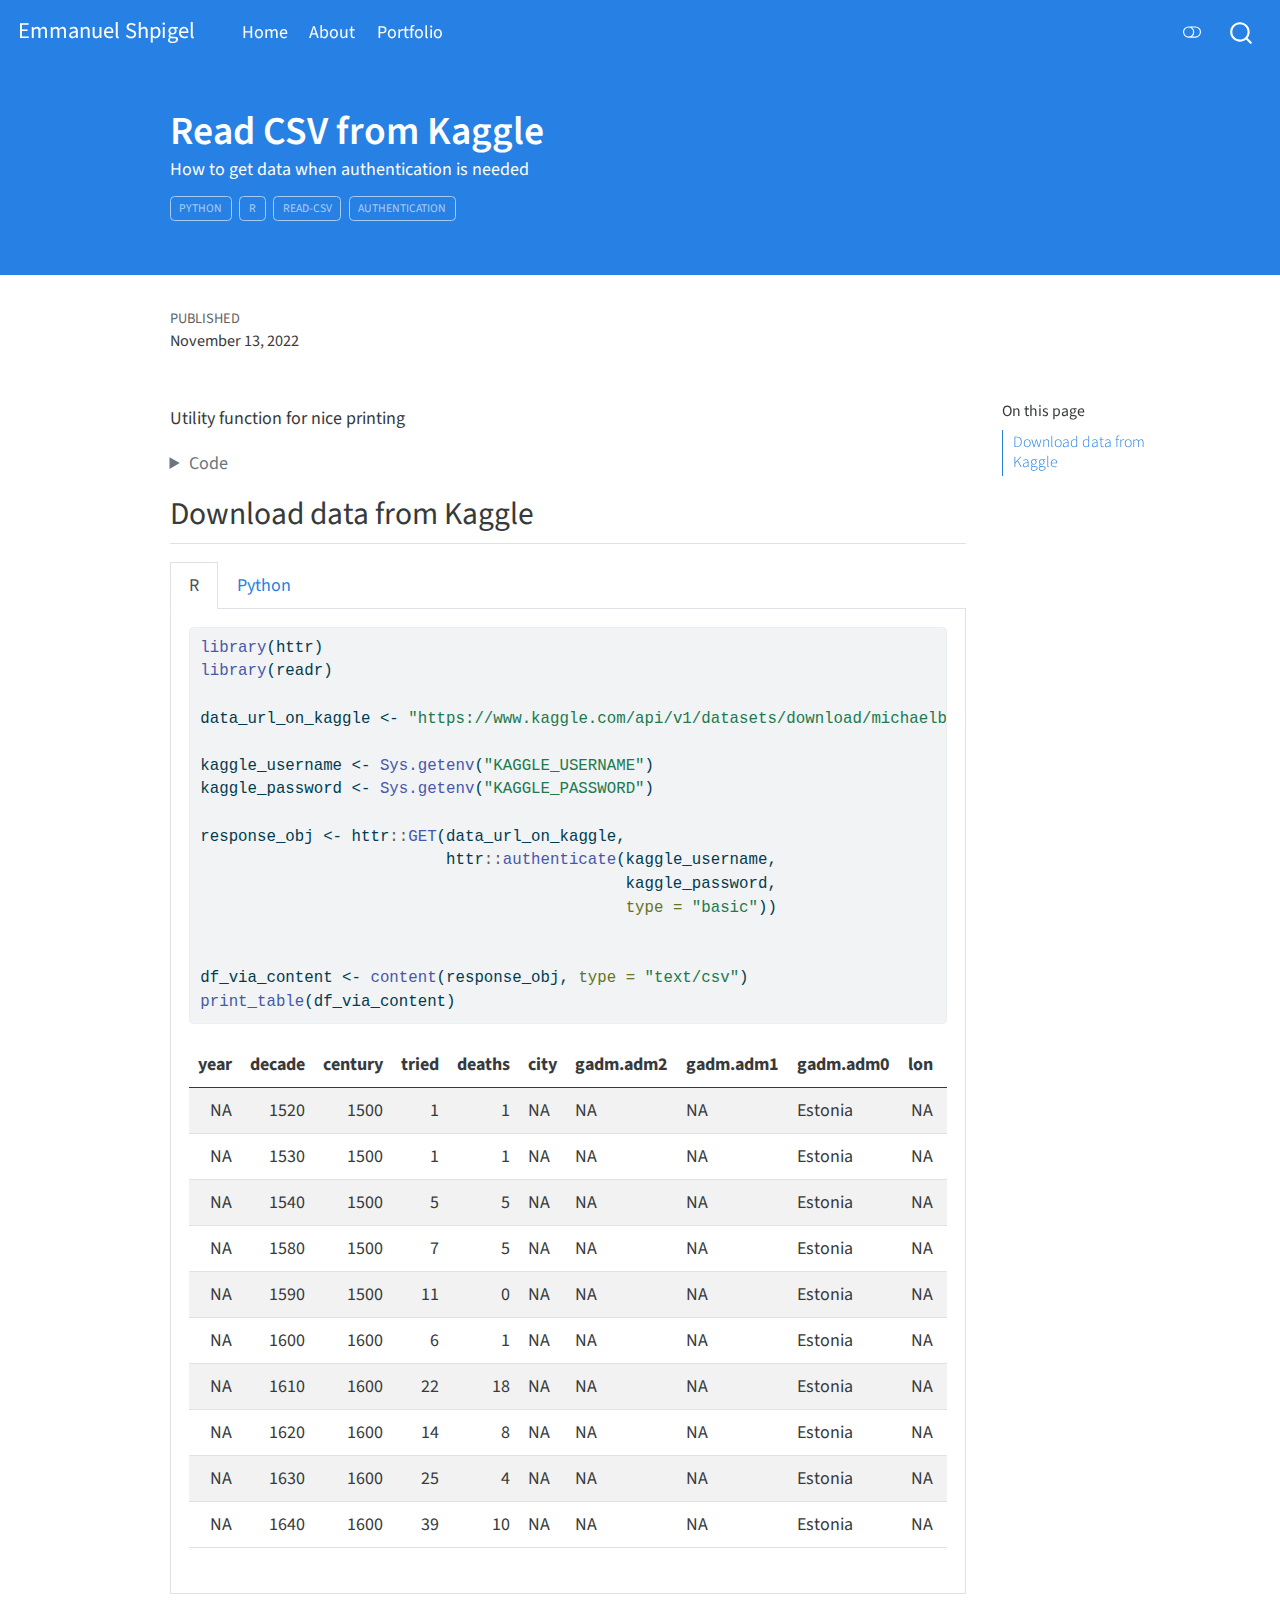
<file: docs/posts/2022-11-10-Read-CSV-From-Kaggle/index.html>
<!DOCTYPE html>
<html xmlns="http://www.w3.org/1999/xhtml" lang="en" xml:lang="en"><head>

<meta charset="utf-8">
<meta name="generator" content="quarto-1.2.269">

<meta name="viewport" content="width=device-width, initial-scale=1.0, user-scalable=yes">

<meta name="dcterms.date" content="2022-11-13">
<meta name="description" content="How to get data when authentication is needed">

<title>Emmanuel Shpigel - Read CSV from Kaggle</title>
<style>
code{white-space: pre-wrap;}
span.smallcaps{font-variant: small-caps;}
div.columns{display: flex; gap: min(4vw, 1.5em);}
div.column{flex: auto; overflow-x: auto;}
div.hanging-indent{margin-left: 1.5em; text-indent: -1.5em;}
ul.task-list{list-style: none;}
ul.task-list li input[type="checkbox"] {
  width: 0.8em;
  margin: 0 0.8em 0.2em -1.6em;
  vertical-align: middle;
}
pre > code.sourceCode { white-space: pre; position: relative; }
pre > code.sourceCode > span { display: inline-block; line-height: 1.25; }
pre > code.sourceCode > span:empty { height: 1.2em; }
.sourceCode { overflow: visible; }
code.sourceCode > span { color: inherit; text-decoration: inherit; }
div.sourceCode { margin: 1em 0; }
pre.sourceCode { margin: 0; }
@media screen {
div.sourceCode { overflow: auto; }
}
@media print {
pre > code.sourceCode { white-space: pre-wrap; }
pre > code.sourceCode > span { text-indent: -5em; padding-left: 5em; }
}
pre.numberSource code
  { counter-reset: source-line 0; }
pre.numberSource code > span
  { position: relative; left: -4em; counter-increment: source-line; }
pre.numberSource code > span > a:first-child::before
  { content: counter(source-line);
    position: relative; left: -1em; text-align: right; vertical-align: baseline;
    border: none; display: inline-block;
    -webkit-touch-callout: none; -webkit-user-select: none;
    -khtml-user-select: none; -moz-user-select: none;
    -ms-user-select: none; user-select: none;
    padding: 0 4px; width: 4em;
    color: #aaaaaa;
  }
pre.numberSource { margin-left: 3em; border-left: 1px solid #aaaaaa;  padding-left: 4px; }
div.sourceCode
  {   }
@media screen {
pre > code.sourceCode > span > a:first-child::before { text-decoration: underline; }
}
code span.al { color: #ff0000; font-weight: bold; } /* Alert */
code span.an { color: #60a0b0; font-weight: bold; font-style: italic; } /* Annotation */
code span.at { color: #7d9029; } /* Attribute */
code span.bn { color: #40a070; } /* BaseN */
code span.bu { color: #008000; } /* BuiltIn */
code span.cf { color: #007020; font-weight: bold; } /* ControlFlow */
code span.ch { color: #4070a0; } /* Char */
code span.cn { color: #880000; } /* Constant */
code span.co { color: #60a0b0; font-style: italic; } /* Comment */
code span.cv { color: #60a0b0; font-weight: bold; font-style: italic; } /* CommentVar */
code span.do { color: #ba2121; font-style: italic; } /* Documentation */
code span.dt { color: #902000; } /* DataType */
code span.dv { color: #40a070; } /* DecVal */
code span.er { color: #ff0000; font-weight: bold; } /* Error */
code span.ex { } /* Extension */
code span.fl { color: #40a070; } /* Float */
code span.fu { color: #06287e; } /* Function */
code span.im { color: #008000; font-weight: bold; } /* Import */
code span.in { color: #60a0b0; font-weight: bold; font-style: italic; } /* Information */
code span.kw { color: #007020; font-weight: bold; } /* Keyword */
code span.op { color: #666666; } /* Operator */
code span.ot { color: #007020; } /* Other */
code span.pp { color: #bc7a00; } /* Preprocessor */
code span.sc { color: #4070a0; } /* SpecialChar */
code span.ss { color: #bb6688; } /* SpecialString */
code span.st { color: #4070a0; } /* String */
code span.va { color: #19177c; } /* Variable */
code span.vs { color: #4070a0; } /* VerbatimString */
code span.wa { color: #60a0b0; font-weight: bold; font-style: italic; } /* Warning */
</style>


<script src="../../site_libs/quarto-nav/quarto-nav.js"></script>
<script src="../../site_libs/quarto-nav/headroom.min.js"></script>
<script src="../../site_libs/clipboard/clipboard.min.js"></script>
<script src="../../site_libs/quarto-search/autocomplete.umd.js"></script>
<script src="../../site_libs/quarto-search/fuse.min.js"></script>
<script src="../../site_libs/quarto-search/quarto-search.js"></script>
<meta name="quarto:offset" content="../../">
<script src="../../site_libs/quarto-html/quarto.js"></script>
<script src="../../site_libs/quarto-html/popper.min.js"></script>
<script src="../../site_libs/quarto-html/tippy.umd.min.js"></script>
<script src="../../site_libs/quarto-html/anchor.min.js"></script>
<link href="../../site_libs/quarto-html/tippy.css" rel="stylesheet">
<link href="../../site_libs/quarto-html/quarto-syntax-highlighting.css" rel="stylesheet" class="quarto-color-scheme" id="quarto-text-highlighting-styles">
<link href="../../site_libs/quarto-html/quarto-syntax-highlighting-dark.css" rel="prefetch" class="quarto-color-scheme quarto-color-alternate" id="quarto-text-highlighting-styles">
<script src="../../site_libs/bootstrap/bootstrap.min.js"></script>
<link href="../../site_libs/bootstrap/bootstrap-icons.css" rel="stylesheet">
<link href="../../site_libs/bootstrap/bootstrap.min.css" rel="stylesheet" class="quarto-color-scheme" id="quarto-bootstrap" data-mode="light">
<link href="../../site_libs/bootstrap/bootstrap-dark.min.css" rel="prefetch" class="quarto-color-scheme quarto-color-alternate" id="quarto-bootstrap" data-mode="dark">
<script id="quarto-search-options" type="application/json">{
  "location": "navbar",
  "copy-button": false,
  "collapse-after": 3,
  "panel-placement": "end",
  "type": "overlay",
  "limit": 20,
  "language": {
    "search-no-results-text": "No results",
    "search-matching-documents-text": "matching documents",
    "search-copy-link-title": "Copy link to search",
    "search-hide-matches-text": "Hide additional matches",
    "search-more-match-text": "more match in this document",
    "search-more-matches-text": "more matches in this document",
    "search-clear-button-title": "Clear",
    "search-detached-cancel-button-title": "Cancel",
    "search-submit-button-title": "Submit"
  }
}</script>

<script src="../../site_libs/kePrint-0.0.1/kePrint.js"></script>
<link href="../../site_libs/lightable-0.0.1/lightable.css" rel="stylesheet">


<link rel="stylesheet" href="../../styles.css">
</head>

<body class="nav-fixed">

<div id="quarto-search-results"></div>
  <header id="quarto-header" class="headroom fixed-top">
    <nav class="navbar navbar-expand-lg navbar-dark ">
      <div class="navbar-container container-fluid">
      <div class="navbar-brand-container">
    <a class="navbar-brand" href="../../index.html">
    <span class="navbar-title">Emmanuel Shpigel</span>
    </a>
  </div>
          <button class="navbar-toggler" type="button" data-bs-toggle="collapse" data-bs-target="#navbarCollapse" aria-controls="navbarCollapse" aria-expanded="false" aria-label="Toggle navigation" onclick="if (window.quartoToggleHeadroom) { window.quartoToggleHeadroom(); }">
  <span class="navbar-toggler-icon"></span>
</button>
          <div class="collapse navbar-collapse" id="navbarCollapse">
            <ul class="navbar-nav navbar-nav-scroll me-auto">
  <li class="nav-item">
    <a class="nav-link" href="../../index.html">
 <span class="menu-text">Home</span></a>
  </li>  
  <li class="nav-item">
    <a class="nav-link" href="../../about.html">
 <span class="menu-text">About</span></a>
  </li>  
  <li class="nav-item">
    <a class="nav-link" href="../../posts.html">
 <span class="menu-text">Portfolio</span></a>
  </li>  
</ul>
              <div class="quarto-toggle-container">
                  <a href="" class="quarto-color-scheme-toggle nav-link" onclick="window.quartoToggleColorScheme(); return false;" title="Toggle dark mode"><i class="bi"></i></a>
              </div>
              <div id="quarto-search" class="" title="Search"></div>
          </div> <!-- /navcollapse -->
      </div> <!-- /container-fluid -->
    </nav>
</header>
<!-- content -->
<header id="title-block-header" class="quarto-title-block default page-columns page-full">
  <div class="quarto-title-banner page-columns page-full">
    <div class="quarto-title column-body">
      <h1 class="title">Read CSV from Kaggle</h1>
                  <div>
        <div class="description">
          How to get data when authentication is needed
        </div>
      </div>
                          <div class="quarto-categories">
                <div class="quarto-category">python</div>
                <div class="quarto-category">R</div>
                <div class="quarto-category">read-csv</div>
                <div class="quarto-category">authentication</div>
              </div>
                  </div>
  </div>
    
  
  <div class="quarto-title-meta">

      
      <div>
      <div class="quarto-title-meta-heading">Published</div>
      <div class="quarto-title-meta-contents">
        <p class="date">November 13, 2022</p>
      </div>
    </div>
    
      
    </div>
    
  
  </header><div id="quarto-content" class="quarto-container page-columns page-rows-contents page-layout-article page-navbar">
<!-- sidebar -->
<!-- margin-sidebar -->
    <div id="quarto-margin-sidebar" class="sidebar margin-sidebar">
        <nav id="TOC" role="doc-toc" class="toc-active">
    <h2 id="toc-title">On this page</h2>
   
  <ul>
  <li><a href="#download-data-from-kaggle" id="toc-download-data-from-kaggle" class="nav-link active" data-scroll-target="#download-data-from-kaggle">Download data from Kaggle</a></li>
  </ul>
</nav>
    </div>
<!-- main -->
<main class="content quarto-banner-title-block" id="quarto-document-content">




<div class="cell">

</div>
<p>Utility function for nice printing</p>
<div class="cell">
<details>
<summary>Code</summary>
<div class="sourceCode cell-code" id="cb1"><pre class="sourceCode r code-with-copy"><code class="sourceCode r"><span id="cb1-1"><a href="#cb1-1" aria-hidden="true" tabindex="-1"></a><span class="co"># R</span></span>
<span id="cb1-2"><a href="#cb1-2" aria-hidden="true" tabindex="-1"></a><span class="fu">library</span>(kableExtra)</span>
<span id="cb1-3"><a href="#cb1-3" aria-hidden="true" tabindex="-1"></a></span>
<span id="cb1-4"><a href="#cb1-4" aria-hidden="true" tabindex="-1"></a>print_table <span class="ot">&lt;-</span> <span class="cf">function</span>(tbl, <span class="at">n_rows =</span> <span class="dv">10</span>){</span>
<span id="cb1-5"><a href="#cb1-5" aria-hidden="true" tabindex="-1"></a>  tbl <span class="sc">|&gt;</span> </span>
<span id="cb1-6"><a href="#cb1-6" aria-hidden="true" tabindex="-1"></a>    <span class="fu">head</span>(n_rows) <span class="sc">|&gt;</span> </span>
<span id="cb1-7"><a href="#cb1-7" aria-hidden="true" tabindex="-1"></a>    <span class="fu">kbl</span>(<span class="at">row.names =</span> <span class="cn">FALSE</span>) <span class="sc">|&gt;</span> </span>
<span id="cb1-8"><a href="#cb1-8" aria-hidden="true" tabindex="-1"></a>    <span class="fu">kable_styling</span>(<span class="at">bootstrap_options =</span> <span class="st">"striped"</span>, <span class="at">full_width =</span> <span class="cn">FALSE</span>, <span class="at">position =</span> <span class="st">"left"</span>)</span>
<span id="cb1-9"><a href="#cb1-9" aria-hidden="true" tabindex="-1"></a>}</span></code><button title="Copy to Clipboard" class="code-copy-button"><i class="bi"></i></button></pre></div>
</details>
</div>
<section id="download-data-from-kaggle" class="level2">
<h2 class="anchored" data-anchor-id="download-data-from-kaggle">Download data from Kaggle</h2>
<div class="panel-tabset">
<ul class="nav nav-tabs" role="tablist"><li class="nav-item" role="presentation"><a class="nav-link active" id="tabset-1-1-tab" data-bs-toggle="tab" data-bs-target="#tabset-1-1" role="tab" aria-controls="tabset-1-1" aria-selected="true">R</a></li><li class="nav-item" role="presentation"><a class="nav-link" id="tabset-1-2-tab" data-bs-toggle="tab" data-bs-target="#tabset-1-2" role="tab" aria-controls="tabset-1-2" aria-selected="false">Python</a></li></ul>
<div class="tab-content">
<div id="tabset-1-1" class="tab-pane active" role="tabpanel" aria-labelledby="tabset-1-1-tab">
<div class="cell">
<div class="sourceCode cell-code" id="cb2"><pre class="sourceCode r code-with-copy"><code class="sourceCode r"><span id="cb2-1"><a href="#cb2-1" aria-hidden="true" tabindex="-1"></a><span class="fu">library</span>(httr)</span>
<span id="cb2-2"><a href="#cb2-2" aria-hidden="true" tabindex="-1"></a><span class="fu">library</span>(readr)</span>
<span id="cb2-3"><a href="#cb2-3" aria-hidden="true" tabindex="-1"></a></span>
<span id="cb2-4"><a href="#cb2-4" aria-hidden="true" tabindex="-1"></a>data_url_on_kaggle <span class="ot">&lt;-</span> <span class="st">"https://www.kaggle.com/api/v1/datasets/download/michaelbryantds/witch-trials/trials.csv"</span></span>
<span id="cb2-5"><a href="#cb2-5" aria-hidden="true" tabindex="-1"></a></span>
<span id="cb2-6"><a href="#cb2-6" aria-hidden="true" tabindex="-1"></a>kaggle_username <span class="ot">&lt;-</span> <span class="fu">Sys.getenv</span>(<span class="st">"KAGGLE_USERNAME"</span>)</span>
<span id="cb2-7"><a href="#cb2-7" aria-hidden="true" tabindex="-1"></a>kaggle_password <span class="ot">&lt;-</span> <span class="fu">Sys.getenv</span>(<span class="st">"KAGGLE_PASSWORD"</span>)</span>
<span id="cb2-8"><a href="#cb2-8" aria-hidden="true" tabindex="-1"></a></span>
<span id="cb2-9"><a href="#cb2-9" aria-hidden="true" tabindex="-1"></a>response_obj <span class="ot">&lt;-</span> httr<span class="sc">::</span><span class="fu">GET</span>(data_url_on_kaggle, </span>
<span id="cb2-10"><a href="#cb2-10" aria-hidden="true" tabindex="-1"></a>                          httr<span class="sc">::</span><span class="fu">authenticate</span>(kaggle_username, </span>
<span id="cb2-11"><a href="#cb2-11" aria-hidden="true" tabindex="-1"></a>                                             kaggle_password, </span>
<span id="cb2-12"><a href="#cb2-12" aria-hidden="true" tabindex="-1"></a>                                             <span class="at">type =</span> <span class="st">"basic"</span>))</span>
<span id="cb2-13"><a href="#cb2-13" aria-hidden="true" tabindex="-1"></a></span>
<span id="cb2-14"><a href="#cb2-14" aria-hidden="true" tabindex="-1"></a></span>
<span id="cb2-15"><a href="#cb2-15" aria-hidden="true" tabindex="-1"></a>df_via_content <span class="ot">&lt;-</span> <span class="fu">content</span>(response_obj, <span class="at">type =</span> <span class="st">"text/csv"</span>)</span>
<span id="cb2-16"><a href="#cb2-16" aria-hidden="true" tabindex="-1"></a><span class="fu">print_table</span>(df_via_content)</span></code><button title="Copy to Clipboard" class="code-copy-button"><i class="bi"></i></button></pre></div>
<div class="cell-output-display">

<table class="table table-striped" style="width: auto !important; ">
 <thead>
  <tr>
   <th style="text-align:right;"> year </th>
   <th style="text-align:right;"> decade </th>
   <th style="text-align:right;"> century </th>
   <th style="text-align:right;"> tried </th>
   <th style="text-align:right;"> deaths </th>
   <th style="text-align:left;"> city </th>
   <th style="text-align:left;"> gadm.adm2 </th>
   <th style="text-align:left;"> gadm.adm1 </th>
   <th style="text-align:left;"> gadm.adm0 </th>
   <th style="text-align:right;"> lon </th>
   <th style="text-align:right;"> lat </th>
   <th style="text-align:left;"> record.source </th>
  </tr>
 </thead>
<tbody>
  <tr>
   <td style="text-align:right;"> NA </td>
   <td style="text-align:right;"> 1520 </td>
   <td style="text-align:right;"> 1500 </td>
   <td style="text-align:right;"> 1 </td>
   <td style="text-align:right;"> 1 </td>
   <td style="text-align:left;"> NA </td>
   <td style="text-align:left;"> NA </td>
   <td style="text-align:left;"> NA </td>
   <td style="text-align:left;"> Estonia </td>
   <td style="text-align:right;"> NA </td>
   <td style="text-align:right;"> NA </td>
   <td style="text-align:left;"> Madar (1990) </td>
  </tr>
  <tr>
   <td style="text-align:right;"> NA </td>
   <td style="text-align:right;"> 1530 </td>
   <td style="text-align:right;"> 1500 </td>
   <td style="text-align:right;"> 1 </td>
   <td style="text-align:right;"> 1 </td>
   <td style="text-align:left;"> NA </td>
   <td style="text-align:left;"> NA </td>
   <td style="text-align:left;"> NA </td>
   <td style="text-align:left;"> Estonia </td>
   <td style="text-align:right;"> NA </td>
   <td style="text-align:right;"> NA </td>
   <td style="text-align:left;"> Madar (1990) </td>
  </tr>
  <tr>
   <td style="text-align:right;"> NA </td>
   <td style="text-align:right;"> 1540 </td>
   <td style="text-align:right;"> 1500 </td>
   <td style="text-align:right;"> 5 </td>
   <td style="text-align:right;"> 5 </td>
   <td style="text-align:left;"> NA </td>
   <td style="text-align:left;"> NA </td>
   <td style="text-align:left;"> NA </td>
   <td style="text-align:left;"> Estonia </td>
   <td style="text-align:right;"> NA </td>
   <td style="text-align:right;"> NA </td>
   <td style="text-align:left;"> Madar (1990) </td>
  </tr>
  <tr>
   <td style="text-align:right;"> NA </td>
   <td style="text-align:right;"> 1580 </td>
   <td style="text-align:right;"> 1500 </td>
   <td style="text-align:right;"> 7 </td>
   <td style="text-align:right;"> 5 </td>
   <td style="text-align:left;"> NA </td>
   <td style="text-align:left;"> NA </td>
   <td style="text-align:left;"> NA </td>
   <td style="text-align:left;"> Estonia </td>
   <td style="text-align:right;"> NA </td>
   <td style="text-align:right;"> NA </td>
   <td style="text-align:left;"> Madar (1990) </td>
  </tr>
  <tr>
   <td style="text-align:right;"> NA </td>
   <td style="text-align:right;"> 1590 </td>
   <td style="text-align:right;"> 1500 </td>
   <td style="text-align:right;"> 11 </td>
   <td style="text-align:right;"> 0 </td>
   <td style="text-align:left;"> NA </td>
   <td style="text-align:left;"> NA </td>
   <td style="text-align:left;"> NA </td>
   <td style="text-align:left;"> Estonia </td>
   <td style="text-align:right;"> NA </td>
   <td style="text-align:right;"> NA </td>
   <td style="text-align:left;"> Madar (1990) </td>
  </tr>
  <tr>
   <td style="text-align:right;"> NA </td>
   <td style="text-align:right;"> 1600 </td>
   <td style="text-align:right;"> 1600 </td>
   <td style="text-align:right;"> 6 </td>
   <td style="text-align:right;"> 1 </td>
   <td style="text-align:left;"> NA </td>
   <td style="text-align:left;"> NA </td>
   <td style="text-align:left;"> NA </td>
   <td style="text-align:left;"> Estonia </td>
   <td style="text-align:right;"> NA </td>
   <td style="text-align:right;"> NA </td>
   <td style="text-align:left;"> Madar (1990) </td>
  </tr>
  <tr>
   <td style="text-align:right;"> NA </td>
   <td style="text-align:right;"> 1610 </td>
   <td style="text-align:right;"> 1600 </td>
   <td style="text-align:right;"> 22 </td>
   <td style="text-align:right;"> 18 </td>
   <td style="text-align:left;"> NA </td>
   <td style="text-align:left;"> NA </td>
   <td style="text-align:left;"> NA </td>
   <td style="text-align:left;"> Estonia </td>
   <td style="text-align:right;"> NA </td>
   <td style="text-align:right;"> NA </td>
   <td style="text-align:left;"> Madar (1990) </td>
  </tr>
  <tr>
   <td style="text-align:right;"> NA </td>
   <td style="text-align:right;"> 1620 </td>
   <td style="text-align:right;"> 1600 </td>
   <td style="text-align:right;"> 14 </td>
   <td style="text-align:right;"> 8 </td>
   <td style="text-align:left;"> NA </td>
   <td style="text-align:left;"> NA </td>
   <td style="text-align:left;"> NA </td>
   <td style="text-align:left;"> Estonia </td>
   <td style="text-align:right;"> NA </td>
   <td style="text-align:right;"> NA </td>
   <td style="text-align:left;"> Madar (1990) </td>
  </tr>
  <tr>
   <td style="text-align:right;"> NA </td>
   <td style="text-align:right;"> 1630 </td>
   <td style="text-align:right;"> 1600 </td>
   <td style="text-align:right;"> 25 </td>
   <td style="text-align:right;"> 4 </td>
   <td style="text-align:left;"> NA </td>
   <td style="text-align:left;"> NA </td>
   <td style="text-align:left;"> NA </td>
   <td style="text-align:left;"> Estonia </td>
   <td style="text-align:right;"> NA </td>
   <td style="text-align:right;"> NA </td>
   <td style="text-align:left;"> Madar (1990) </td>
  </tr>
  <tr>
   <td style="text-align:right;"> NA </td>
   <td style="text-align:right;"> 1640 </td>
   <td style="text-align:right;"> 1600 </td>
   <td style="text-align:right;"> 39 </td>
   <td style="text-align:right;"> 10 </td>
   <td style="text-align:left;"> NA </td>
   <td style="text-align:left;"> NA </td>
   <td style="text-align:left;"> NA </td>
   <td style="text-align:left;"> Estonia </td>
   <td style="text-align:right;"> NA </td>
   <td style="text-align:right;"> NA </td>
   <td style="text-align:left;"> Madar (1990) </td>
  </tr>
</tbody>
</table>

</div>
</div>
</div>
<div id="tabset-1-2" class="tab-pane" role="tabpanel" aria-labelledby="tabset-1-2-tab">
<div class="cell">
<div class="sourceCode cell-code" id="cb3"><pre class="sourceCode python code-with-copy"><code class="sourceCode python"><span id="cb3-1"><a href="#cb3-1" aria-hidden="true" tabindex="-1"></a><span class="im">import</span> requests</span>
<span id="cb3-2"><a href="#cb3-2" aria-hidden="true" tabindex="-1"></a><span class="im">import</span> os</span>
<span id="cb3-3"><a href="#cb3-3" aria-hidden="true" tabindex="-1"></a><span class="im">import</span> pandas <span class="im">as</span> pd</span>
<span id="cb3-4"><a href="#cb3-4" aria-hidden="true" tabindex="-1"></a></span>
<span id="cb3-5"><a href="#cb3-5" aria-hidden="true" tabindex="-1"></a>data_url_on_kaggle <span class="op">=</span> <span class="st">'https://www.kaggle.com/api/v1/datasets/download/michaelbryantds/witch-trials/trials.csv'</span></span>
<span id="cb3-6"><a href="#cb3-6" aria-hidden="true" tabindex="-1"></a></span>
<span id="cb3-7"><a href="#cb3-7" aria-hidden="true" tabindex="-1"></a>kaggle_username <span class="op">=</span> os.getenv(<span class="st">'KAGGLE_USERNAME_PY'</span>)</span>
<span id="cb3-8"><a href="#cb3-8" aria-hidden="true" tabindex="-1"></a>kaggle_password <span class="op">=</span> os.getenv(<span class="st">'KAGGLE_PASSWORD_PY'</span>)</span>
<span id="cb3-9"><a href="#cb3-9" aria-hidden="true" tabindex="-1"></a></span>
<span id="cb3-10"><a href="#cb3-10" aria-hidden="true" tabindex="-1"></a>response_obj_py <span class="op">=</span> requests.get(data_url_on_kaggle, auth <span class="op">=</span> (kaggle_username, kaggle_password))</span>
<span id="cb3-11"><a href="#cb3-11" aria-hidden="true" tabindex="-1"></a>df_pandas <span class="op">=</span> pd.read_csv(response_obj_py.url)</span></code><button title="Copy to Clipboard" class="code-copy-button"><i class="bi"></i></button></pre></div>
</div>
<div class="cell">
<div class="cell-output-display">

<table class="table table-striped" style="width: auto !important; ">
 <thead>
  <tr>
   <th style="text-align:right;"> year </th>
   <th style="text-align:right;"> decade </th>
   <th style="text-align:right;"> century </th>
   <th style="text-align:right;"> tried </th>
   <th style="text-align:right;"> deaths </th>
   <th style="text-align:left;"> city </th>
   <th style="text-align:left;"> gadm.adm2 </th>
   <th style="text-align:left;"> gadm.adm1 </th>
   <th style="text-align:left;"> gadm.adm0 </th>
   <th style="text-align:right;"> lon </th>
   <th style="text-align:right;"> lat </th>
   <th style="text-align:left;"> record.source </th>
  </tr>
 </thead>
<tbody>
  <tr>
   <td style="text-align:right;"> NaN </td>
   <td style="text-align:right;"> 1520 </td>
   <td style="text-align:right;"> 1500 </td>
   <td style="text-align:right;"> 1 </td>
   <td style="text-align:right;"> 1 </td>
   <td style="text-align:left;"> NaN </td>
   <td style="text-align:left;"> NaN </td>
   <td style="text-align:left;"> NaN </td>
   <td style="text-align:left;"> Estonia </td>
   <td style="text-align:right;"> NaN </td>
   <td style="text-align:right;"> NaN </td>
   <td style="text-align:left;"> Madar (1990) </td>
  </tr>
  <tr>
   <td style="text-align:right;"> NaN </td>
   <td style="text-align:right;"> 1530 </td>
   <td style="text-align:right;"> 1500 </td>
   <td style="text-align:right;"> 1 </td>
   <td style="text-align:right;"> 1 </td>
   <td style="text-align:left;"> NaN </td>
   <td style="text-align:left;"> NaN </td>
   <td style="text-align:left;"> NaN </td>
   <td style="text-align:left;"> Estonia </td>
   <td style="text-align:right;"> NaN </td>
   <td style="text-align:right;"> NaN </td>
   <td style="text-align:left;"> Madar (1990) </td>
  </tr>
  <tr>
   <td style="text-align:right;"> NaN </td>
   <td style="text-align:right;"> 1540 </td>
   <td style="text-align:right;"> 1500 </td>
   <td style="text-align:right;"> 5 </td>
   <td style="text-align:right;"> 5 </td>
   <td style="text-align:left;"> NaN </td>
   <td style="text-align:left;"> NaN </td>
   <td style="text-align:left;"> NaN </td>
   <td style="text-align:left;"> Estonia </td>
   <td style="text-align:right;"> NaN </td>
   <td style="text-align:right;"> NaN </td>
   <td style="text-align:left;"> Madar (1990) </td>
  </tr>
  <tr>
   <td style="text-align:right;"> NaN </td>
   <td style="text-align:right;"> 1580 </td>
   <td style="text-align:right;"> 1500 </td>
   <td style="text-align:right;"> 7 </td>
   <td style="text-align:right;"> 5 </td>
   <td style="text-align:left;"> NaN </td>
   <td style="text-align:left;"> NaN </td>
   <td style="text-align:left;"> NaN </td>
   <td style="text-align:left;"> Estonia </td>
   <td style="text-align:right;"> NaN </td>
   <td style="text-align:right;"> NaN </td>
   <td style="text-align:left;"> Madar (1990) </td>
  </tr>
  <tr>
   <td style="text-align:right;"> NaN </td>
   <td style="text-align:right;"> 1590 </td>
   <td style="text-align:right;"> 1500 </td>
   <td style="text-align:right;"> 11 </td>
   <td style="text-align:right;"> 0 </td>
   <td style="text-align:left;"> NaN </td>
   <td style="text-align:left;"> NaN </td>
   <td style="text-align:left;"> NaN </td>
   <td style="text-align:left;"> Estonia </td>
   <td style="text-align:right;"> NaN </td>
   <td style="text-align:right;"> NaN </td>
   <td style="text-align:left;"> Madar (1990) </td>
  </tr>
  <tr>
   <td style="text-align:right;"> NaN </td>
   <td style="text-align:right;"> 1600 </td>
   <td style="text-align:right;"> 1600 </td>
   <td style="text-align:right;"> 6 </td>
   <td style="text-align:right;"> 1 </td>
   <td style="text-align:left;"> NaN </td>
   <td style="text-align:left;"> NaN </td>
   <td style="text-align:left;"> NaN </td>
   <td style="text-align:left;"> Estonia </td>
   <td style="text-align:right;"> NaN </td>
   <td style="text-align:right;"> NaN </td>
   <td style="text-align:left;"> Madar (1990) </td>
  </tr>
  <tr>
   <td style="text-align:right;"> NaN </td>
   <td style="text-align:right;"> 1610 </td>
   <td style="text-align:right;"> 1600 </td>
   <td style="text-align:right;"> 22 </td>
   <td style="text-align:right;"> 18 </td>
   <td style="text-align:left;"> NaN </td>
   <td style="text-align:left;"> NaN </td>
   <td style="text-align:left;"> NaN </td>
   <td style="text-align:left;"> Estonia </td>
   <td style="text-align:right;"> NaN </td>
   <td style="text-align:right;"> NaN </td>
   <td style="text-align:left;"> Madar (1990) </td>
  </tr>
  <tr>
   <td style="text-align:right;"> NaN </td>
   <td style="text-align:right;"> 1620 </td>
   <td style="text-align:right;"> 1600 </td>
   <td style="text-align:right;"> 14 </td>
   <td style="text-align:right;"> 8 </td>
   <td style="text-align:left;"> NaN </td>
   <td style="text-align:left;"> NaN </td>
   <td style="text-align:left;"> NaN </td>
   <td style="text-align:left;"> Estonia </td>
   <td style="text-align:right;"> NaN </td>
   <td style="text-align:right;"> NaN </td>
   <td style="text-align:left;"> Madar (1990) </td>
  </tr>
  <tr>
   <td style="text-align:right;"> NaN </td>
   <td style="text-align:right;"> 1630 </td>
   <td style="text-align:right;"> 1600 </td>
   <td style="text-align:right;"> 25 </td>
   <td style="text-align:right;"> 4 </td>
   <td style="text-align:left;"> NaN </td>
   <td style="text-align:left;"> NaN </td>
   <td style="text-align:left;"> NaN </td>
   <td style="text-align:left;"> Estonia </td>
   <td style="text-align:right;"> NaN </td>
   <td style="text-align:right;"> NaN </td>
   <td style="text-align:left;"> Madar (1990) </td>
  </tr>
  <tr>
   <td style="text-align:right;"> NaN </td>
   <td style="text-align:right;"> 1640 </td>
   <td style="text-align:right;"> 1600 </td>
   <td style="text-align:right;"> 39 </td>
   <td style="text-align:right;"> 10 </td>
   <td style="text-align:left;"> NaN </td>
   <td style="text-align:left;"> NaN </td>
   <td style="text-align:left;"> NaN </td>
   <td style="text-align:left;"> Estonia </td>
   <td style="text-align:right;"> NaN </td>
   <td style="text-align:right;"> NaN </td>
   <td style="text-align:left;"> Madar (1990) </td>
  </tr>
</tbody>
</table>

</div>
</div>
</div>
</div>
</div>


</section>

</main> <!-- /main -->
<script id="quarto-html-after-body" type="application/javascript">
window.document.addEventListener("DOMContentLoaded", function (event) {
  const toggleBodyColorMode = (bsSheetEl) => {
    const mode = bsSheetEl.getAttribute("data-mode");
    const bodyEl = window.document.querySelector("body");
    if (mode === "dark") {
      bodyEl.classList.add("quarto-dark");
      bodyEl.classList.remove("quarto-light");
    } else {
      bodyEl.classList.add("quarto-light");
      bodyEl.classList.remove("quarto-dark");
    }
  }
  const toggleBodyColorPrimary = () => {
    const bsSheetEl = window.document.querySelector("link#quarto-bootstrap");
    if (bsSheetEl) {
      toggleBodyColorMode(bsSheetEl);
    }
  }
  toggleBodyColorPrimary();  
  const disableStylesheet = (stylesheets) => {
    for (let i=0; i < stylesheets.length; i++) {
      const stylesheet = stylesheets[i];
      stylesheet.rel = 'prefetch';
    }
  }
  const enableStylesheet = (stylesheets) => {
    for (let i=0; i < stylesheets.length; i++) {
      const stylesheet = stylesheets[i];
      stylesheet.rel = 'stylesheet';
    }
  }
  const manageTransitions = (selector, allowTransitions) => {
    const els = window.document.querySelectorAll(selector);
    for (let i=0; i < els.length; i++) {
      const el = els[i];
      if (allowTransitions) {
        el.classList.remove('notransition');
      } else {
        el.classList.add('notransition');
      }
    }
  }
  const toggleColorMode = (alternate) => {
    // Switch the stylesheets
    const alternateStylesheets = window.document.querySelectorAll('link.quarto-color-scheme.quarto-color-alternate');
    manageTransitions('#quarto-margin-sidebar .nav-link', false);
    if (alternate) {
      enableStylesheet(alternateStylesheets);
      for (const sheetNode of alternateStylesheets) {
        if (sheetNode.id === "quarto-bootstrap") {
          toggleBodyColorMode(sheetNode);
        }
      }
    } else {
      disableStylesheet(alternateStylesheets);
      toggleBodyColorPrimary();
    }
    manageTransitions('#quarto-margin-sidebar .nav-link', true);
    // Switch the toggles
    const toggles = window.document.querySelectorAll('.quarto-color-scheme-toggle');
    for (let i=0; i < toggles.length; i++) {
      const toggle = toggles[i];
      if (toggle) {
        if (alternate) {
          toggle.classList.add("alternate");     
        } else {
          toggle.classList.remove("alternate");
        }
      }
    }
    // Hack to workaround the fact that safari doesn't
    // properly recolor the scrollbar when toggling (#1455)
    if (navigator.userAgent.indexOf('Safari') > 0 && navigator.userAgent.indexOf('Chrome') == -1) {
      manageTransitions("body", false);
      window.scrollTo(0, 1);
      setTimeout(() => {
        window.scrollTo(0, 0);
        manageTransitions("body", true);
      }, 40);  
    }
  }
  const isFileUrl = () => { 
    return window.location.protocol === 'file:';
  }
  const hasAlternateSentinel = () => {  
    let styleSentinel = getColorSchemeSentinel();
    if (styleSentinel !== null) {
      return styleSentinel === "alternate";
    } else {
      return false;
    }
  }
  const setStyleSentinel = (alternate) => {
    const value = alternate ? "alternate" : "default";
    if (!isFileUrl()) {
      window.localStorage.setItem("quarto-color-scheme", value);
    } else {
      localAlternateSentinel = value;
    }
  }
  const getColorSchemeSentinel = () => {
    if (!isFileUrl()) {
      const storageValue = window.localStorage.getItem("quarto-color-scheme");
      return storageValue != null ? storageValue : localAlternateSentinel;
    } else {
      return localAlternateSentinel;
    }
  }
  let localAlternateSentinel = 'default';
  // Dark / light mode switch
  window.quartoToggleColorScheme = () => {
    // Read the current dark / light value 
    let toAlternate = !hasAlternateSentinel();
    toggleColorMode(toAlternate);
    setStyleSentinel(toAlternate);
  };
  // Ensure there is a toggle, if there isn't float one in the top right
  if (window.document.querySelector('.quarto-color-scheme-toggle') === null) {
    const a = window.document.createElement('a');
    a.classList.add('top-right');
    a.classList.add('quarto-color-scheme-toggle');
    a.href = "";
    a.onclick = function() { try { window.quartoToggleColorScheme(); } catch {} return false; };
    const i = window.document.createElement("i");
    i.classList.add('bi');
    a.appendChild(i);
    window.document.body.appendChild(a);
  }
  // Switch to dark mode if need be
  if (hasAlternateSentinel()) {
    toggleColorMode(true);
  } else {
    toggleColorMode(false);
  }
  const icon = "";
  const anchorJS = new window.AnchorJS();
  anchorJS.options = {
    placement: 'right',
    icon: icon
  };
  anchorJS.add('.anchored');
  const clipboard = new window.ClipboardJS('.code-copy-button', {
    target: function(trigger) {
      return trigger.previousElementSibling;
    }
  });
  clipboard.on('success', function(e) {
    // button target
    const button = e.trigger;
    // don't keep focus
    button.blur();
    // flash "checked"
    button.classList.add('code-copy-button-checked');
    var currentTitle = button.getAttribute("title");
    button.setAttribute("title", "Copied!");
    let tooltip;
    if (window.bootstrap) {
      button.setAttribute("data-bs-toggle", "tooltip");
      button.setAttribute("data-bs-placement", "left");
      button.setAttribute("data-bs-title", "Copied!");
      tooltip = new bootstrap.Tooltip(button, 
        { trigger: "manual", 
          customClass: "code-copy-button-tooltip",
          offset: [0, -8]});
      tooltip.show();    
    }
    setTimeout(function() {
      if (tooltip) {
        tooltip.hide();
        button.removeAttribute("data-bs-title");
        button.removeAttribute("data-bs-toggle");
        button.removeAttribute("data-bs-placement");
      }
      button.setAttribute("title", currentTitle);
      button.classList.remove('code-copy-button-checked');
    }, 1000);
    // clear code selection
    e.clearSelection();
  });
  function tippyHover(el, contentFn) {
    const config = {
      allowHTML: true,
      content: contentFn,
      maxWidth: 500,
      delay: 100,
      arrow: false,
      appendTo: function(el) {
          return el.parentElement;
      },
      interactive: true,
      interactiveBorder: 10,
      theme: 'quarto',
      placement: 'bottom-start'
    };
    window.tippy(el, config); 
  }
  const noterefs = window.document.querySelectorAll('a[role="doc-noteref"]');
  for (var i=0; i<noterefs.length; i++) {
    const ref = noterefs[i];
    tippyHover(ref, function() {
      // use id or data attribute instead here
      let href = ref.getAttribute('data-footnote-href') || ref.getAttribute('href');
      try { href = new URL(href).hash; } catch {}
      const id = href.replace(/^#\/?/, "");
      const note = window.document.getElementById(id);
      return note.innerHTML;
    });
  }
  const findCites = (el) => {
    const parentEl = el.parentElement;
    if (parentEl) {
      const cites = parentEl.dataset.cites;
      if (cites) {
        return {
          el,
          cites: cites.split(' ')
        };
      } else {
        return findCites(el.parentElement)
      }
    } else {
      return undefined;
    }
  };
  var bibliorefs = window.document.querySelectorAll('a[role="doc-biblioref"]');
  for (var i=0; i<bibliorefs.length; i++) {
    const ref = bibliorefs[i];
    const citeInfo = findCites(ref);
    if (citeInfo) {
      tippyHover(citeInfo.el, function() {
        var popup = window.document.createElement('div');
        citeInfo.cites.forEach(function(cite) {
          var citeDiv = window.document.createElement('div');
          citeDiv.classList.add('hanging-indent');
          citeDiv.classList.add('csl-entry');
          var biblioDiv = window.document.getElementById('ref-' + cite);
          if (biblioDiv) {
            citeDiv.innerHTML = biblioDiv.innerHTML;
          }
          popup.appendChild(citeDiv);
        });
        return popup.innerHTML;
      });
    }
  }
});
</script>
</div> <!-- /content -->



</body></html>
</file>
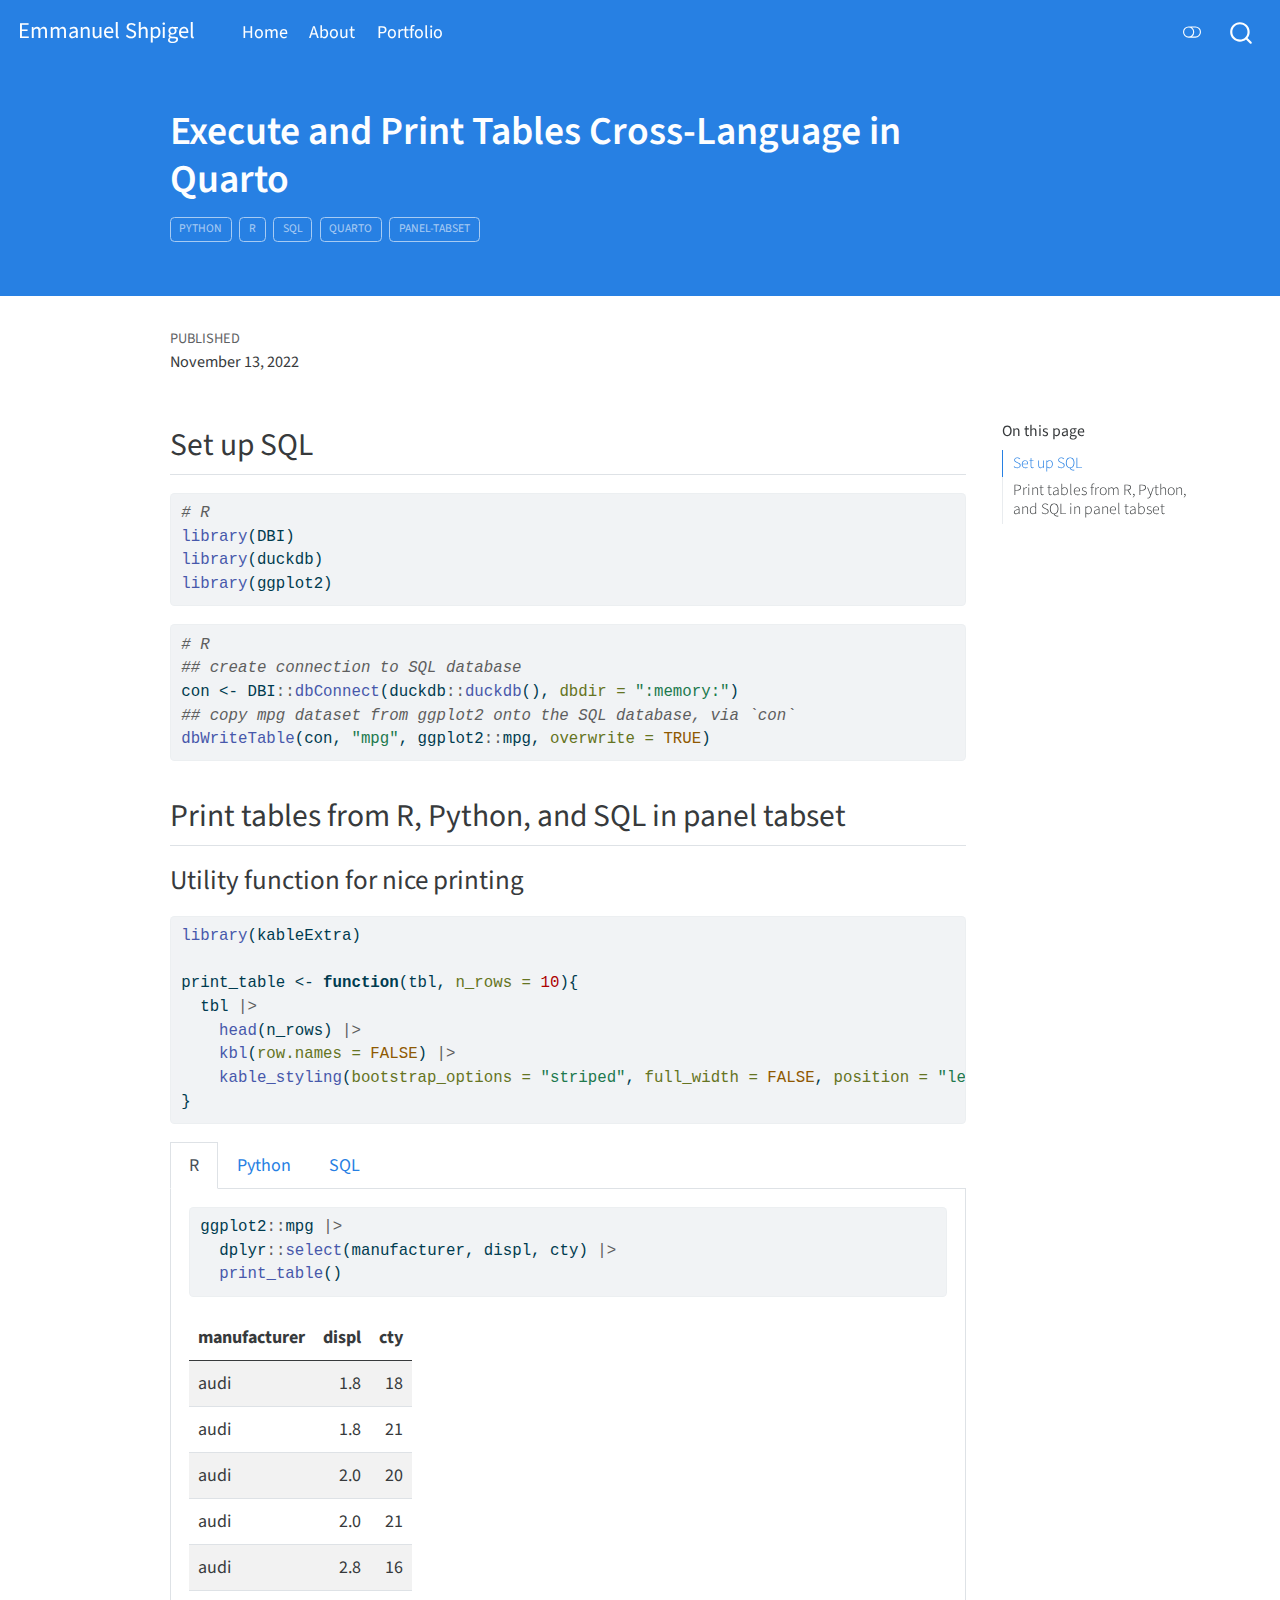
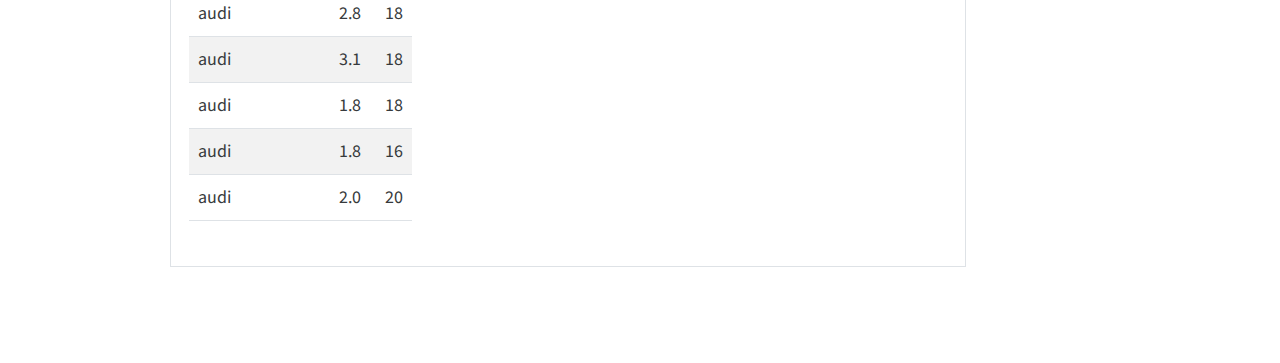
<file: docs/posts/2022-11-13-Quarto-panel-tabset-R-Python-SQL/index.html>
<!DOCTYPE html>
<html xmlns="http://www.w3.org/1999/xhtml" lang="en" xml:lang="en"><head>

<meta charset="utf-8">
<meta name="generator" content="quarto-1.2.269">

<meta name="viewport" content="width=device-width, initial-scale=1.0, user-scalable=yes">

<meta name="dcterms.date" content="2022-11-13">

<title>Emmanuel Shpigel - Execute and Print Tables Cross-Language in Quarto</title>
<style>
code{white-space: pre-wrap;}
span.smallcaps{font-variant: small-caps;}
div.columns{display: flex; gap: min(4vw, 1.5em);}
div.column{flex: auto; overflow-x: auto;}
div.hanging-indent{margin-left: 1.5em; text-indent: -1.5em;}
ul.task-list{list-style: none;}
ul.task-list li input[type="checkbox"] {
  width: 0.8em;
  margin: 0 0.8em 0.2em -1.6em;
  vertical-align: middle;
}
pre > code.sourceCode { white-space: pre; position: relative; }
pre > code.sourceCode > span { display: inline-block; line-height: 1.25; }
pre > code.sourceCode > span:empty { height: 1.2em; }
.sourceCode { overflow: visible; }
code.sourceCode > span { color: inherit; text-decoration: inherit; }
div.sourceCode { margin: 1em 0; }
pre.sourceCode { margin: 0; }
@media screen {
div.sourceCode { overflow: auto; }
}
@media print {
pre > code.sourceCode { white-space: pre-wrap; }
pre > code.sourceCode > span { text-indent: -5em; padding-left: 5em; }
}
pre.numberSource code
  { counter-reset: source-line 0; }
pre.numberSource code > span
  { position: relative; left: -4em; counter-increment: source-line; }
pre.numberSource code > span > a:first-child::before
  { content: counter(source-line);
    position: relative; left: -1em; text-align: right; vertical-align: baseline;
    border: none; display: inline-block;
    -webkit-touch-callout: none; -webkit-user-select: none;
    -khtml-user-select: none; -moz-user-select: none;
    -ms-user-select: none; user-select: none;
    padding: 0 4px; width: 4em;
    color: #aaaaaa;
  }
pre.numberSource { margin-left: 3em; border-left: 1px solid #aaaaaa;  padding-left: 4px; }
div.sourceCode
  {   }
@media screen {
pre > code.sourceCode > span > a:first-child::before { text-decoration: underline; }
}
code span.al { color: #ff0000; font-weight: bold; } /* Alert */
code span.an { color: #60a0b0; font-weight: bold; font-style: italic; } /* Annotation */
code span.at { color: #7d9029; } /* Attribute */
code span.bn { color: #40a070; } /* BaseN */
code span.bu { color: #008000; } /* BuiltIn */
code span.cf { color: #007020; font-weight: bold; } /* ControlFlow */
code span.ch { color: #4070a0; } /* Char */
code span.cn { color: #880000; } /* Constant */
code span.co { color: #60a0b0; font-style: italic; } /* Comment */
code span.cv { color: #60a0b0; font-weight: bold; font-style: italic; } /* CommentVar */
code span.do { color: #ba2121; font-style: italic; } /* Documentation */
code span.dt { color: #902000; } /* DataType */
code span.dv { color: #40a070; } /* DecVal */
code span.er { color: #ff0000; font-weight: bold; } /* Error */
code span.ex { } /* Extension */
code span.fl { color: #40a070; } /* Float */
code span.fu { color: #06287e; } /* Function */
code span.im { color: #008000; font-weight: bold; } /* Import */
code span.in { color: #60a0b0; font-weight: bold; font-style: italic; } /* Information */
code span.kw { color: #007020; font-weight: bold; } /* Keyword */
code span.op { color: #666666; } /* Operator */
code span.ot { color: #007020; } /* Other */
code span.pp { color: #bc7a00; } /* Preprocessor */
code span.sc { color: #4070a0; } /* SpecialChar */
code span.ss { color: #bb6688; } /* SpecialString */
code span.st { color: #4070a0; } /* String */
code span.va { color: #19177c; } /* Variable */
code span.vs { color: #4070a0; } /* VerbatimString */
code span.wa { color: #60a0b0; font-weight: bold; font-style: italic; } /* Warning */
</style>


<script src="../../site_libs/quarto-nav/quarto-nav.js"></script>
<script src="../../site_libs/quarto-nav/headroom.min.js"></script>
<script src="../../site_libs/clipboard/clipboard.min.js"></script>
<script src="../../site_libs/quarto-search/autocomplete.umd.js"></script>
<script src="../../site_libs/quarto-search/fuse.min.js"></script>
<script src="../../site_libs/quarto-search/quarto-search.js"></script>
<meta name="quarto:offset" content="../../">
<script src="../../site_libs/quarto-html/quarto.js"></script>
<script src="../../site_libs/quarto-html/popper.min.js"></script>
<script src="../../site_libs/quarto-html/tippy.umd.min.js"></script>
<script src="../../site_libs/quarto-html/anchor.min.js"></script>
<link href="../../site_libs/quarto-html/tippy.css" rel="stylesheet">
<link href="../../site_libs/quarto-html/quarto-syntax-highlighting.css" rel="stylesheet" class="quarto-color-scheme" id="quarto-text-highlighting-styles">
<link href="../../site_libs/quarto-html/quarto-syntax-highlighting-dark.css" rel="prefetch" class="quarto-color-scheme quarto-color-alternate" id="quarto-text-highlighting-styles">
<script src="../../site_libs/bootstrap/bootstrap.min.js"></script>
<link href="../../site_libs/bootstrap/bootstrap-icons.css" rel="stylesheet">
<link href="../../site_libs/bootstrap/bootstrap.min.css" rel="stylesheet" class="quarto-color-scheme" id="quarto-bootstrap" data-mode="light">
<link href="../../site_libs/bootstrap/bootstrap-dark.min.css" rel="prefetch" class="quarto-color-scheme quarto-color-alternate" id="quarto-bootstrap" data-mode="dark">
<script id="quarto-search-options" type="application/json">{
  "location": "navbar",
  "copy-button": false,
  "collapse-after": 3,
  "panel-placement": "end",
  "type": "overlay",
  "limit": 20,
  "language": {
    "search-no-results-text": "No results",
    "search-matching-documents-text": "matching documents",
    "search-copy-link-title": "Copy link to search",
    "search-hide-matches-text": "Hide additional matches",
    "search-more-match-text": "more match in this document",
    "search-more-matches-text": "more matches in this document",
    "search-clear-button-title": "Clear",
    "search-detached-cancel-button-title": "Cancel",
    "search-submit-button-title": "Submit"
  }
}</script>

<script src="../../site_libs/kePrint-0.0.1/kePrint.js"></script>
<link href="../../site_libs/lightable-0.0.1/lightable.css" rel="stylesheet">


<link rel="stylesheet" href="../../styles.css">
</head>

<body class="nav-fixed">

<div id="quarto-search-results"></div>
  <header id="quarto-header" class="headroom fixed-top">
    <nav class="navbar navbar-expand-lg navbar-dark ">
      <div class="navbar-container container-fluid">
      <div class="navbar-brand-container">
    <a class="navbar-brand" href="../../index.html">
    <span class="navbar-title">Emmanuel Shpigel</span>
    </a>
  </div>
          <button class="navbar-toggler" type="button" data-bs-toggle="collapse" data-bs-target="#navbarCollapse" aria-controls="navbarCollapse" aria-expanded="false" aria-label="Toggle navigation" onclick="if (window.quartoToggleHeadroom) { window.quartoToggleHeadroom(); }">
  <span class="navbar-toggler-icon"></span>
</button>
          <div class="collapse navbar-collapse" id="navbarCollapse">
            <ul class="navbar-nav navbar-nav-scroll me-auto">
  <li class="nav-item">
    <a class="nav-link" href="../../index.html">
 <span class="menu-text">Home</span></a>
  </li>  
  <li class="nav-item">
    <a class="nav-link" href="../../about.html">
 <span class="menu-text">About</span></a>
  </li>  
  <li class="nav-item">
    <a class="nav-link" href="../../posts.html">
 <span class="menu-text">Portfolio</span></a>
  </li>  
</ul>
              <div class="quarto-toggle-container">
                  <a href="" class="quarto-color-scheme-toggle nav-link" onclick="window.quartoToggleColorScheme(); return false;" title="Toggle dark mode"><i class="bi"></i></a>
              </div>
              <div id="quarto-search" class="" title="Search"></div>
          </div> <!-- /navcollapse -->
      </div> <!-- /container-fluid -->
    </nav>
</header>
<!-- content -->
<header id="title-block-header" class="quarto-title-block default page-columns page-full">
  <div class="quarto-title-banner page-columns page-full">
    <div class="quarto-title column-body">
      <h1 class="title">Execute and Print Tables Cross-Language in Quarto</h1>
                                <div class="quarto-categories">
                <div class="quarto-category">python</div>
                <div class="quarto-category">R</div>
                <div class="quarto-category">SQL</div>
                <div class="quarto-category">Quarto</div>
                <div class="quarto-category">panel-tabset</div>
              </div>
                  </div>
  </div>
    
  
  <div class="quarto-title-meta">

      
      <div>
      <div class="quarto-title-meta-heading">Published</div>
      <div class="quarto-title-meta-contents">
        <p class="date">November 13, 2022</p>
      </div>
    </div>
    
      
    </div>
    
  
  </header><div id="quarto-content" class="quarto-container page-columns page-rows-contents page-layout-article page-navbar">
<!-- sidebar -->
<!-- margin-sidebar -->
    <div id="quarto-margin-sidebar" class="sidebar margin-sidebar">
        <nav id="TOC" role="doc-toc" class="toc-active">
    <h2 id="toc-title">On this page</h2>
   
  <ul>
  <li><a href="#set-up-sql" id="toc-set-up-sql" class="nav-link active" data-scroll-target="#set-up-sql">Set up SQL</a></li>
  <li><a href="#print-tables-from-r-python-and-sql-in-panel-tabset" id="toc-print-tables-from-r-python-and-sql-in-panel-tabset" class="nav-link" data-scroll-target="#print-tables-from-r-python-and-sql-in-panel-tabset">Print tables from R, Python, and SQL in panel tabset</a>
  <ul class="collapse">
  <li><a href="#utility-function-for-nice-printing" id="toc-utility-function-for-nice-printing" class="nav-link" data-scroll-target="#utility-function-for-nice-printing">Utility function for nice printing</a></li>
  </ul></li>
  </ul>
</nav>
    </div>
<!-- main -->
<main class="content quarto-banner-title-block" id="quarto-document-content">




<div class="cell">

</div>
<section id="set-up-sql" class="level2">
<h2 class="anchored" data-anchor-id="set-up-sql">Set up SQL</h2>
<div class="cell">
<div class="sourceCode cell-code" id="cb1"><pre class="sourceCode r code-with-copy"><code class="sourceCode r"><span id="cb1-1"><a href="#cb1-1" aria-hidden="true" tabindex="-1"></a><span class="co"># R</span></span>
<span id="cb1-2"><a href="#cb1-2" aria-hidden="true" tabindex="-1"></a><span class="fu">library</span>(DBI)</span>
<span id="cb1-3"><a href="#cb1-3" aria-hidden="true" tabindex="-1"></a><span class="fu">library</span>(duckdb)</span>
<span id="cb1-4"><a href="#cb1-4" aria-hidden="true" tabindex="-1"></a><span class="fu">library</span>(ggplot2)</span></code><button title="Copy to Clipboard" class="code-copy-button"><i class="bi"></i></button></pre></div>
</div>
<div class="cell">
<div class="sourceCode cell-code" id="cb2"><pre class="sourceCode r code-with-copy"><code class="sourceCode r"><span id="cb2-1"><a href="#cb2-1" aria-hidden="true" tabindex="-1"></a><span class="co"># R</span></span>
<span id="cb2-2"><a href="#cb2-2" aria-hidden="true" tabindex="-1"></a><span class="do">## create connection to SQL database</span></span>
<span id="cb2-3"><a href="#cb2-3" aria-hidden="true" tabindex="-1"></a>con <span class="ot">&lt;-</span> DBI<span class="sc">::</span><span class="fu">dbConnect</span>(duckdb<span class="sc">::</span><span class="fu">duckdb</span>(), <span class="at">dbdir =</span> <span class="st">":memory:"</span>)</span>
<span id="cb2-4"><a href="#cb2-4" aria-hidden="true" tabindex="-1"></a><span class="do">## copy mpg dataset from ggplot2 onto the SQL database, via `con`</span></span>
<span id="cb2-5"><a href="#cb2-5" aria-hidden="true" tabindex="-1"></a><span class="fu">dbWriteTable</span>(con, <span class="st">"mpg"</span>, ggplot2<span class="sc">::</span>mpg, <span class="at">overwrite =</span> <span class="cn">TRUE</span>)</span></code><button title="Copy to Clipboard" class="code-copy-button"><i class="bi"></i></button></pre></div>
</div>
</section>
<section id="print-tables-from-r-python-and-sql-in-panel-tabset" class="level2">
<h2 class="anchored" data-anchor-id="print-tables-from-r-python-and-sql-in-panel-tabset">Print tables from R, Python, and SQL in panel tabset</h2>
<section id="utility-function-for-nice-printing" class="level3">
<h3 class="anchored" data-anchor-id="utility-function-for-nice-printing">Utility function for nice printing</h3>
<div class="cell">
<div class="sourceCode cell-code" id="cb3"><pre class="sourceCode r code-with-copy"><code class="sourceCode r"><span id="cb3-1"><a href="#cb3-1" aria-hidden="true" tabindex="-1"></a><span class="fu">library</span>(kableExtra)</span>
<span id="cb3-2"><a href="#cb3-2" aria-hidden="true" tabindex="-1"></a></span>
<span id="cb3-3"><a href="#cb3-3" aria-hidden="true" tabindex="-1"></a>print_table <span class="ot">&lt;-</span> <span class="cf">function</span>(tbl, <span class="at">n_rows =</span> <span class="dv">10</span>){</span>
<span id="cb3-4"><a href="#cb3-4" aria-hidden="true" tabindex="-1"></a>  tbl <span class="sc">|&gt;</span> </span>
<span id="cb3-5"><a href="#cb3-5" aria-hidden="true" tabindex="-1"></a>    <span class="fu">head</span>(n_rows) <span class="sc">|&gt;</span> </span>
<span id="cb3-6"><a href="#cb3-6" aria-hidden="true" tabindex="-1"></a>    <span class="fu">kbl</span>(<span class="at">row.names =</span> <span class="cn">FALSE</span>) <span class="sc">|&gt;</span> </span>
<span id="cb3-7"><a href="#cb3-7" aria-hidden="true" tabindex="-1"></a>    <span class="fu">kable_styling</span>(<span class="at">bootstrap_options =</span> <span class="st">"striped"</span>, <span class="at">full_width =</span> <span class="cn">FALSE</span>, <span class="at">position =</span> <span class="st">"left"</span>)</span>
<span id="cb3-8"><a href="#cb3-8" aria-hidden="true" tabindex="-1"></a>}</span></code><button title="Copy to Clipboard" class="code-copy-button"><i class="bi"></i></button></pre></div>
</div>
<div class="panel-tabset">
<ul class="nav nav-tabs" role="tablist"><li class="nav-item" role="presentation"><a class="nav-link active" id="tabset-1-1-tab" data-bs-toggle="tab" data-bs-target="#tabset-1-1" role="tab" aria-controls="tabset-1-1" aria-selected="true">R</a></li><li class="nav-item" role="presentation"><a class="nav-link" id="tabset-1-2-tab" data-bs-toggle="tab" data-bs-target="#tabset-1-2" role="tab" aria-controls="tabset-1-2" aria-selected="false">Python</a></li><li class="nav-item" role="presentation"><a class="nav-link" id="tabset-1-3-tab" data-bs-toggle="tab" data-bs-target="#tabset-1-3" role="tab" aria-controls="tabset-1-3" aria-selected="false">SQL</a></li></ul>
<div class="tab-content">
<div id="tabset-1-1" class="tab-pane active" role="tabpanel" aria-labelledby="tabset-1-1-tab">
<div class="cell">
<div class="sourceCode cell-code" id="cb4"><pre class="sourceCode r code-with-copy"><code class="sourceCode r"><span id="cb4-1"><a href="#cb4-1" aria-hidden="true" tabindex="-1"></a>ggplot2<span class="sc">::</span>mpg <span class="sc">|&gt;</span> </span>
<span id="cb4-2"><a href="#cb4-2" aria-hidden="true" tabindex="-1"></a>  dplyr<span class="sc">::</span><span class="fu">select</span>(manufacturer, displ, cty) <span class="sc">|&gt;</span> </span>
<span id="cb4-3"><a href="#cb4-3" aria-hidden="true" tabindex="-1"></a>  <span class="fu">print_table</span>()</span></code><button title="Copy to Clipboard" class="code-copy-button"><i class="bi"></i></button></pre></div>
<div class="cell-output-display">

<table class="table table-striped" style="width: auto !important; ">
 <thead>
  <tr>
   <th style="text-align:left;"> manufacturer </th>
   <th style="text-align:right;"> displ </th>
   <th style="text-align:right;"> cty </th>
  </tr>
 </thead>
<tbody>
  <tr>
   <td style="text-align:left;"> audi </td>
   <td style="text-align:right;"> 1.8 </td>
   <td style="text-align:right;"> 18 </td>
  </tr>
  <tr>
   <td style="text-align:left;"> audi </td>
   <td style="text-align:right;"> 1.8 </td>
   <td style="text-align:right;"> 21 </td>
  </tr>
  <tr>
   <td style="text-align:left;"> audi </td>
   <td style="text-align:right;"> 2.0 </td>
   <td style="text-align:right;"> 20 </td>
  </tr>
  <tr>
   <td style="text-align:left;"> audi </td>
   <td style="text-align:right;"> 2.0 </td>
   <td style="text-align:right;"> 21 </td>
  </tr>
  <tr>
   <td style="text-align:left;"> audi </td>
   <td style="text-align:right;"> 2.8 </td>
   <td style="text-align:right;"> 16 </td>
  </tr>
  <tr>
   <td style="text-align:left;"> audi </td>
   <td style="text-align:right;"> 2.8 </td>
   <td style="text-align:right;"> 18 </td>
  </tr>
  <tr>
   <td style="text-align:left;"> audi </td>
   <td style="text-align:right;"> 3.1 </td>
   <td style="text-align:right;"> 18 </td>
  </tr>
  <tr>
   <td style="text-align:left;"> audi </td>
   <td style="text-align:right;"> 1.8 </td>
   <td style="text-align:right;"> 18 </td>
  </tr>
  <tr>
   <td style="text-align:left;"> audi </td>
   <td style="text-align:right;"> 1.8 </td>
   <td style="text-align:right;"> 16 </td>
  </tr>
  <tr>
   <td style="text-align:left;"> audi </td>
   <td style="text-align:right;"> 2.0 </td>
   <td style="text-align:right;"> 20 </td>
  </tr>
</tbody>
</table>

</div>
</div>
</div>
<div id="tabset-1-2" class="tab-pane" role="tabpanel" aria-labelledby="tabset-1-2-tab">
<div class="cell">
<div class="sourceCode cell-code" id="cb5"><pre class="sourceCode python code-with-copy"><code class="sourceCode python"><span id="cb5-1"><a href="#cb5-1" aria-hidden="true" tabindex="-1"></a><span class="im">import</span> pandas <span class="im">as</span> pd</span>
<span id="cb5-2"><a href="#cb5-2" aria-hidden="true" tabindex="-1"></a><span class="im">import</span> numpy <span class="im">as</span> np</span>
<span id="cb5-3"><a href="#cb5-3" aria-hidden="true" tabindex="-1"></a></span>
<span id="cb5-4"><a href="#cb5-4" aria-hidden="true" tabindex="-1"></a>x <span class="op">=</span> [<span class="dv">1</span>,<span class="dv">2</span>,np.nan]</span>
<span id="cb5-5"><a href="#cb5-5" aria-hidden="true" tabindex="-1"></a>y <span class="op">=</span> [<span class="dv">3</span>,<span class="dv">4</span>,<span class="dv">5</span>]</span>
<span id="cb5-6"><a href="#cb5-6" aria-hidden="true" tabindex="-1"></a>df <span class="op">=</span> pd.DataFrame({<span class="st">'x'</span>:x,<span class="st">'y'</span>:y})</span></code><button title="Copy to Clipboard" class="code-copy-button"><i class="bi"></i></button></pre></div>
</div>
<div class="cell">
<div class="cell-output-display">

<table class="table table-striped" style="width: auto !important; ">
 <thead>
  <tr>
   <th style="text-align:right;"> x </th>
   <th style="text-align:right;"> y </th>
  </tr>
 </thead>
<tbody>
  <tr>
   <td style="text-align:right;"> 1 </td>
   <td style="text-align:right;"> 3 </td>
  </tr>
  <tr>
   <td style="text-align:right;"> 2 </td>
   <td style="text-align:right;"> 4 </td>
  </tr>
  <tr>
   <td style="text-align:right;"> NaN </td>
   <td style="text-align:right;"> 5 </td>
  </tr>
</tbody>
</table>

</div>
</div>
</div>
<div id="tabset-1-3" class="tab-pane" role="tabpanel" aria-labelledby="tabset-1-3-tab">
<div class="cell" data-output.var="tab_sql">
<div class="sourceCode cell-code" id="cb6"><pre class="sourceCode sql code-with-copy"><code class="sourceCode sql"><span id="cb6-1"><a href="#cb6-1" aria-hidden="true" tabindex="-1"></a><span class="kw">SELECT</span> manufacturer, displ, cty</span>
<span id="cb6-2"><a href="#cb6-2" aria-hidden="true" tabindex="-1"></a><span class="kw">FROM</span> mpg;</span></code><button title="Copy to Clipboard" class="code-copy-button"><i class="bi"></i></button></pre></div>
</div>
<div class="cell">
<div class="cell-output-display">

<table class="table table-striped" style="width: auto !important; ">
 <thead>
  <tr>
   <th style="text-align:left;"> manufacturer </th>
   <th style="text-align:right;"> displ </th>
   <th style="text-align:right;"> cty </th>
  </tr>
 </thead>
<tbody>
  <tr>
   <td style="text-align:left;"> audi </td>
   <td style="text-align:right;"> 1.8 </td>
   <td style="text-align:right;"> 18 </td>
  </tr>
  <tr>
   <td style="text-align:left;"> audi </td>
   <td style="text-align:right;"> 1.8 </td>
   <td style="text-align:right;"> 21 </td>
  </tr>
  <tr>
   <td style="text-align:left;"> audi </td>
   <td style="text-align:right;"> 2.0 </td>
   <td style="text-align:right;"> 20 </td>
  </tr>
  <tr>
   <td style="text-align:left;"> audi </td>
   <td style="text-align:right;"> 2.0 </td>
   <td style="text-align:right;"> 21 </td>
  </tr>
  <tr>
   <td style="text-align:left;"> audi </td>
   <td style="text-align:right;"> 2.8 </td>
   <td style="text-align:right;"> 16 </td>
  </tr>
  <tr>
   <td style="text-align:left;"> audi </td>
   <td style="text-align:right;"> 2.8 </td>
   <td style="text-align:right;"> 18 </td>
  </tr>
  <tr>
   <td style="text-align:left;"> audi </td>
   <td style="text-align:right;"> 3.1 </td>
   <td style="text-align:right;"> 18 </td>
  </tr>
  <tr>
   <td style="text-align:left;"> audi </td>
   <td style="text-align:right;"> 1.8 </td>
   <td style="text-align:right;"> 18 </td>
  </tr>
  <tr>
   <td style="text-align:left;"> audi </td>
   <td style="text-align:right;"> 1.8 </td>
   <td style="text-align:right;"> 16 </td>
  </tr>
  <tr>
   <td style="text-align:left;"> audi </td>
   <td style="text-align:right;"> 2.0 </td>
   <td style="text-align:right;"> 20 </td>
  </tr>
</tbody>
</table>

</div>
</div>
</div>
</div>
</div>


</section>
</section>

</main> <!-- /main -->
<script id="quarto-html-after-body" type="application/javascript">
window.document.addEventListener("DOMContentLoaded", function (event) {
  const toggleBodyColorMode = (bsSheetEl) => {
    const mode = bsSheetEl.getAttribute("data-mode");
    const bodyEl = window.document.querySelector("body");
    if (mode === "dark") {
      bodyEl.classList.add("quarto-dark");
      bodyEl.classList.remove("quarto-light");
    } else {
      bodyEl.classList.add("quarto-light");
      bodyEl.classList.remove("quarto-dark");
    }
  }
  const toggleBodyColorPrimary = () => {
    const bsSheetEl = window.document.querySelector("link#quarto-bootstrap");
    if (bsSheetEl) {
      toggleBodyColorMode(bsSheetEl);
    }
  }
  toggleBodyColorPrimary();  
  const disableStylesheet = (stylesheets) => {
    for (let i=0; i < stylesheets.length; i++) {
      const stylesheet = stylesheets[i];
      stylesheet.rel = 'prefetch';
    }
  }
  const enableStylesheet = (stylesheets) => {
    for (let i=0; i < stylesheets.length; i++) {
      const stylesheet = stylesheets[i];
      stylesheet.rel = 'stylesheet';
    }
  }
  const manageTransitions = (selector, allowTransitions) => {
    const els = window.document.querySelectorAll(selector);
    for (let i=0; i < els.length; i++) {
      const el = els[i];
      if (allowTransitions) {
        el.classList.remove('notransition');
      } else {
        el.classList.add('notransition');
      }
    }
  }
  const toggleColorMode = (alternate) => {
    // Switch the stylesheets
    const alternateStylesheets = window.document.querySelectorAll('link.quarto-color-scheme.quarto-color-alternate');
    manageTransitions('#quarto-margin-sidebar .nav-link', false);
    if (alternate) {
      enableStylesheet(alternateStylesheets);
      for (const sheetNode of alternateStylesheets) {
        if (sheetNode.id === "quarto-bootstrap") {
          toggleBodyColorMode(sheetNode);
        }
      }
    } else {
      disableStylesheet(alternateStylesheets);
      toggleBodyColorPrimary();
    }
    manageTransitions('#quarto-margin-sidebar .nav-link', true);
    // Switch the toggles
    const toggles = window.document.querySelectorAll('.quarto-color-scheme-toggle');
    for (let i=0; i < toggles.length; i++) {
      const toggle = toggles[i];
      if (toggle) {
        if (alternate) {
          toggle.classList.add("alternate");     
        } else {
          toggle.classList.remove("alternate");
        }
      }
    }
    // Hack to workaround the fact that safari doesn't
    // properly recolor the scrollbar when toggling (#1455)
    if (navigator.userAgent.indexOf('Safari') > 0 && navigator.userAgent.indexOf('Chrome') == -1) {
      manageTransitions("body", false);
      window.scrollTo(0, 1);
      setTimeout(() => {
        window.scrollTo(0, 0);
        manageTransitions("body", true);
      }, 40);  
    }
  }
  const isFileUrl = () => { 
    return window.location.protocol === 'file:';
  }
  const hasAlternateSentinel = () => {  
    let styleSentinel = getColorSchemeSentinel();
    if (styleSentinel !== null) {
      return styleSentinel === "alternate";
    } else {
      return false;
    }
  }
  const setStyleSentinel = (alternate) => {
    const value = alternate ? "alternate" : "default";
    if (!isFileUrl()) {
      window.localStorage.setItem("quarto-color-scheme", value);
    } else {
      localAlternateSentinel = value;
    }
  }
  const getColorSchemeSentinel = () => {
    if (!isFileUrl()) {
      const storageValue = window.localStorage.getItem("quarto-color-scheme");
      return storageValue != null ? storageValue : localAlternateSentinel;
    } else {
      return localAlternateSentinel;
    }
  }
  let localAlternateSentinel = 'default';
  // Dark / light mode switch
  window.quartoToggleColorScheme = () => {
    // Read the current dark / light value 
    let toAlternate = !hasAlternateSentinel();
    toggleColorMode(toAlternate);
    setStyleSentinel(toAlternate);
  };
  // Ensure there is a toggle, if there isn't float one in the top right
  if (window.document.querySelector('.quarto-color-scheme-toggle') === null) {
    const a = window.document.createElement('a');
    a.classList.add('top-right');
    a.classList.add('quarto-color-scheme-toggle');
    a.href = "";
    a.onclick = function() { try { window.quartoToggleColorScheme(); } catch {} return false; };
    const i = window.document.createElement("i");
    i.classList.add('bi');
    a.appendChild(i);
    window.document.body.appendChild(a);
  }
  // Switch to dark mode if need be
  if (hasAlternateSentinel()) {
    toggleColorMode(true);
  } else {
    toggleColorMode(false);
  }
  const icon = "";
  const anchorJS = new window.AnchorJS();
  anchorJS.options = {
    placement: 'right',
    icon: icon
  };
  anchorJS.add('.anchored');
  const clipboard = new window.ClipboardJS('.code-copy-button', {
    target: function(trigger) {
      return trigger.previousElementSibling;
    }
  });
  clipboard.on('success', function(e) {
    // button target
    const button = e.trigger;
    // don't keep focus
    button.blur();
    // flash "checked"
    button.classList.add('code-copy-button-checked');
    var currentTitle = button.getAttribute("title");
    button.setAttribute("title", "Copied!");
    let tooltip;
    if (window.bootstrap) {
      button.setAttribute("data-bs-toggle", "tooltip");
      button.setAttribute("data-bs-placement", "left");
      button.setAttribute("data-bs-title", "Copied!");
      tooltip = new bootstrap.Tooltip(button, 
        { trigger: "manual", 
          customClass: "code-copy-button-tooltip",
          offset: [0, -8]});
      tooltip.show();    
    }
    setTimeout(function() {
      if (tooltip) {
        tooltip.hide();
        button.removeAttribute("data-bs-title");
        button.removeAttribute("data-bs-toggle");
        button.removeAttribute("data-bs-placement");
      }
      button.setAttribute("title", currentTitle);
      button.classList.remove('code-copy-button-checked');
    }, 1000);
    // clear code selection
    e.clearSelection();
  });
  function tippyHover(el, contentFn) {
    const config = {
      allowHTML: true,
      content: contentFn,
      maxWidth: 500,
      delay: 100,
      arrow: false,
      appendTo: function(el) {
          return el.parentElement;
      },
      interactive: true,
      interactiveBorder: 10,
      theme: 'quarto',
      placement: 'bottom-start'
    };
    window.tippy(el, config); 
  }
  const noterefs = window.document.querySelectorAll('a[role="doc-noteref"]');
  for (var i=0; i<noterefs.length; i++) {
    const ref = noterefs[i];
    tippyHover(ref, function() {
      // use id or data attribute instead here
      let href = ref.getAttribute('data-footnote-href') || ref.getAttribute('href');
      try { href = new URL(href).hash; } catch {}
      const id = href.replace(/^#\/?/, "");
      const note = window.document.getElementById(id);
      return note.innerHTML;
    });
  }
  const findCites = (el) => {
    const parentEl = el.parentElement;
    if (parentEl) {
      const cites = parentEl.dataset.cites;
      if (cites) {
        return {
          el,
          cites: cites.split(' ')
        };
      } else {
        return findCites(el.parentElement)
      }
    } else {
      return undefined;
    }
  };
  var bibliorefs = window.document.querySelectorAll('a[role="doc-biblioref"]');
  for (var i=0; i<bibliorefs.length; i++) {
    const ref = bibliorefs[i];
    const citeInfo = findCites(ref);
    if (citeInfo) {
      tippyHover(citeInfo.el, function() {
        var popup = window.document.createElement('div');
        citeInfo.cites.forEach(function(cite) {
          var citeDiv = window.document.createElement('div');
          citeDiv.classList.add('hanging-indent');
          citeDiv.classList.add('csl-entry');
          var biblioDiv = window.document.getElementById('ref-' + cite);
          if (biblioDiv) {
            citeDiv.innerHTML = biblioDiv.innerHTML;
          }
          popup.appendChild(citeDiv);
        });
        return popup.innerHTML;
      });
    }
  }
});
</script>
</div> <!-- /content -->



</body></html>
</file>
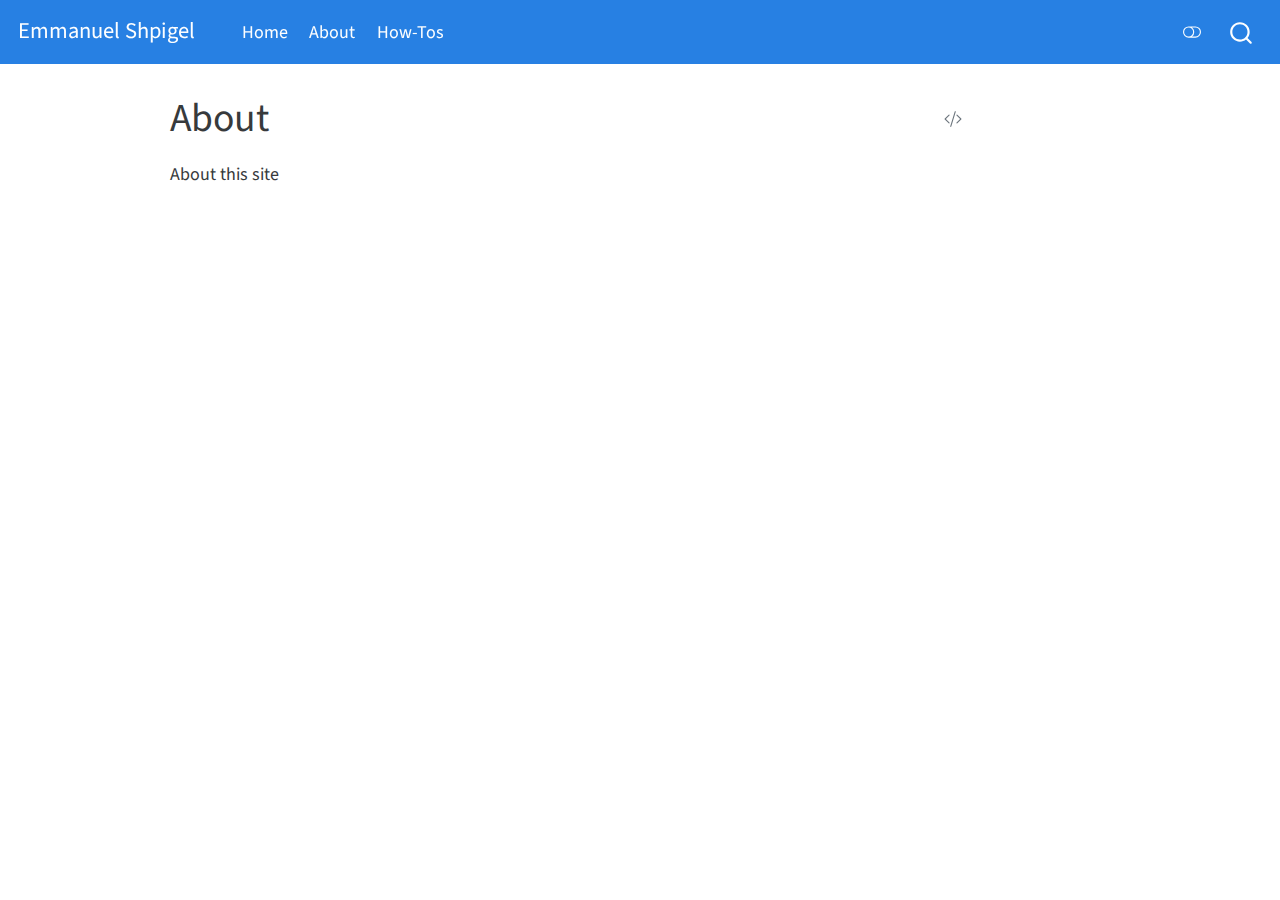
<file: docs/about.html>
<!DOCTYPE html>
<html xmlns="http://www.w3.org/1999/xhtml" lang="en" xml:lang="en"><head>

<meta charset="utf-8">
<meta name="generator" content="quarto-1.2.269">

<meta name="viewport" content="width=device-width, initial-scale=1.0, user-scalable=yes">


<title>Emmanuel Shpigel - About</title>
<style>
code{white-space: pre-wrap;}
span.smallcaps{font-variant: small-caps;}
div.columns{display: flex; gap: min(4vw, 1.5em);}
div.column{flex: auto; overflow-x: auto;}
div.hanging-indent{margin-left: 1.5em; text-indent: -1.5em;}
ul.task-list{list-style: none;}
ul.task-list li input[type="checkbox"] {
  width: 0.8em;
  margin: 0 0.8em 0.2em -1.6em;
  vertical-align: middle;
}
pre > code.sourceCode { white-space: pre; position: relative; }
pre > code.sourceCode > span { display: inline-block; line-height: 1.25; }
pre > code.sourceCode > span:empty { height: 1.2em; }
.sourceCode { overflow: visible; }
code.sourceCode > span { color: inherit; text-decoration: inherit; }
div.sourceCode { margin: 1em 0; }
pre.sourceCode { margin: 0; }
@media screen {
div.sourceCode { overflow: auto; }
}
@media print {
pre > code.sourceCode { white-space: pre-wrap; }
pre > code.sourceCode > span { text-indent: -5em; padding-left: 5em; }
}
pre.numberSource code
  { counter-reset: source-line 0; }
pre.numberSource code > span
  { position: relative; left: -4em; counter-increment: source-line; }
pre.numberSource code > span > a:first-child::before
  { content: counter(source-line);
    position: relative; left: -1em; text-align: right; vertical-align: baseline;
    border: none; display: inline-block;
    -webkit-touch-callout: none; -webkit-user-select: none;
    -khtml-user-select: none; -moz-user-select: none;
    -ms-user-select: none; user-select: none;
    padding: 0 4px; width: 4em;
    color: #aaaaaa;
  }
pre.numberSource { margin-left: 3em; border-left: 1px solid #aaaaaa;  padding-left: 4px; }
div.sourceCode
  {   }
@media screen {
pre > code.sourceCode > span > a:first-child::before { text-decoration: underline; }
}
code span.al { color: #ff0000; font-weight: bold; } /* Alert */
code span.an { color: #60a0b0; font-weight: bold; font-style: italic; } /* Annotation */
code span.at { color: #7d9029; } /* Attribute */
code span.bn { color: #40a070; } /* BaseN */
code span.bu { color: #008000; } /* BuiltIn */
code span.cf { color: #007020; font-weight: bold; } /* ControlFlow */
code span.ch { color: #4070a0; } /* Char */
code span.cn { color: #880000; } /* Constant */
code span.co { color: #60a0b0; font-style: italic; } /* Comment */
code span.cv { color: #60a0b0; font-weight: bold; font-style: italic; } /* CommentVar */
code span.do { color: #ba2121; font-style: italic; } /* Documentation */
code span.dt { color: #902000; } /* DataType */
code span.dv { color: #40a070; } /* DecVal */
code span.er { color: #ff0000; font-weight: bold; } /* Error */
code span.ex { } /* Extension */
code span.fl { color: #40a070; } /* Float */
code span.fu { color: #06287e; } /* Function */
code span.im { color: #008000; font-weight: bold; } /* Import */
code span.in { color: #60a0b0; font-weight: bold; font-style: italic; } /* Information */
code span.kw { color: #007020; font-weight: bold; } /* Keyword */
code span.op { color: #666666; } /* Operator */
code span.ot { color: #007020; } /* Other */
code span.pp { color: #bc7a00; } /* Preprocessor */
code span.sc { color: #4070a0; } /* SpecialChar */
code span.ss { color: #bb6688; } /* SpecialString */
code span.st { color: #4070a0; } /* String */
code span.va { color: #19177c; } /* Variable */
code span.vs { color: #4070a0; } /* VerbatimString */
code span.wa { color: #60a0b0; font-weight: bold; font-style: italic; } /* Warning */
</style>


<script src="site_libs/quarto-nav/quarto-nav.js"></script>
<script src="site_libs/quarto-nav/headroom.min.js"></script>
<script src="site_libs/clipboard/clipboard.min.js"></script>
<script src="site_libs/quarto-search/autocomplete.umd.js"></script>
<script src="site_libs/quarto-search/fuse.min.js"></script>
<script src="site_libs/quarto-search/quarto-search.js"></script>
<meta name="quarto:offset" content="./">
<script src="site_libs/quarto-html/quarto.js"></script>
<script src="site_libs/quarto-html/popper.min.js"></script>
<script src="site_libs/quarto-html/tippy.umd.min.js"></script>
<script src="site_libs/quarto-html/anchor.min.js"></script>
<link href="site_libs/quarto-html/tippy.css" rel="stylesheet">
<link href="site_libs/quarto-html/quarto-syntax-highlighting.css" rel="stylesheet" class="quarto-color-scheme" id="quarto-text-highlighting-styles">
<link href="site_libs/quarto-html/quarto-syntax-highlighting-dark.css" rel="prefetch" class="quarto-color-scheme quarto-color-alternate" id="quarto-text-highlighting-styles">
<script src="site_libs/bootstrap/bootstrap.min.js"></script>
<link href="site_libs/bootstrap/bootstrap-icons.css" rel="stylesheet">
<link href="site_libs/bootstrap/bootstrap.min.css" rel="stylesheet" class="quarto-color-scheme" id="quarto-bootstrap" data-mode="light">
<link href="site_libs/bootstrap/bootstrap-dark.min.css" rel="prefetch" class="quarto-color-scheme quarto-color-alternate" id="quarto-bootstrap" data-mode="dark">
<script id="quarto-search-options" type="application/json">{
  "location": "navbar",
  "copy-button": false,
  "collapse-after": 3,
  "panel-placement": "end",
  "type": "overlay",
  "limit": 20,
  "language": {
    "search-no-results-text": "No results",
    "search-matching-documents-text": "matching documents",
    "search-copy-link-title": "Copy link to search",
    "search-hide-matches-text": "Hide additional matches",
    "search-more-match-text": "more match in this document",
    "search-more-matches-text": "more matches in this document",
    "search-clear-button-title": "Clear",
    "search-detached-cancel-button-title": "Cancel",
    "search-submit-button-title": "Submit"
  }
}</script>


<link rel="stylesheet" href="styles.css">
</head>

<body class="nav-fixed">

<div id="quarto-search-results"></div>
  <header id="quarto-header" class="headroom fixed-top">
    <nav class="navbar navbar-expand-lg navbar-dark ">
      <div class="navbar-container container-fluid">
      <div class="navbar-brand-container">
    <a class="navbar-brand" href="./index.html">
    <span class="navbar-title">Emmanuel Shpigel</span>
    </a>
  </div>
          <button class="navbar-toggler" type="button" data-bs-toggle="collapse" data-bs-target="#navbarCollapse" aria-controls="navbarCollapse" aria-expanded="false" aria-label="Toggle navigation" onclick="if (window.quartoToggleHeadroom) { window.quartoToggleHeadroom(); }">
  <span class="navbar-toggler-icon"></span>
</button>
          <div class="collapse navbar-collapse" id="navbarCollapse">
            <ul class="navbar-nav navbar-nav-scroll me-auto">
  <li class="nav-item">
    <a class="nav-link" href="./index.html">
 <span class="menu-text">Home</span></a>
  </li>  
  <li class="nav-item">
    <a class="nav-link active" href="./about.html" aria-current="page">
 <span class="menu-text">About</span></a>
  </li>  
  <li class="nav-item">
    <a class="nav-link" href="./howtos.html">
 <span class="menu-text">How-Tos</span></a>
  </li>  
</ul>
              <div class="quarto-toggle-container">
                  <a href="" class="quarto-color-scheme-toggle nav-link" onclick="window.quartoToggleColorScheme(); return false;" title="Toggle dark mode"><i class="bi"></i></a>
              </div>
              <div id="quarto-search" class="" title="Search"></div>
          </div> <!-- /navcollapse -->
      </div> <!-- /container-fluid -->
    </nav>
</header>
<!-- content -->
<div id="quarto-content" class="quarto-container page-columns page-rows-contents page-layout-article page-navbar">
<!-- sidebar -->
<!-- margin-sidebar -->
    <div id="quarto-margin-sidebar" class="sidebar margin-sidebar">
        
    </div>
<!-- main -->
<main class="content" id="quarto-document-content">

<header id="title-block-header" class="quarto-title-block default">
<div class="quarto-title">
<div class="quarto-title-block"><div><h1 class="title">About</h1><button type="button" class="btn code-tools-button" id="quarto-code-tools-source"><i class="bi"></i></button></div></div>
</div>



<div class="quarto-title-meta">

    
  
    
  </div>
  

</header>

<p>About this site</p>


<!-- -->


</main> <!-- /main -->
<script id="quarto-html-after-body" type="application/javascript">
window.document.addEventListener("DOMContentLoaded", function (event) {
  const toggleBodyColorMode = (bsSheetEl) => {
    const mode = bsSheetEl.getAttribute("data-mode");
    const bodyEl = window.document.querySelector("body");
    if (mode === "dark") {
      bodyEl.classList.add("quarto-dark");
      bodyEl.classList.remove("quarto-light");
    } else {
      bodyEl.classList.add("quarto-light");
      bodyEl.classList.remove("quarto-dark");
    }
  }
  const toggleBodyColorPrimary = () => {
    const bsSheetEl = window.document.querySelector("link#quarto-bootstrap");
    if (bsSheetEl) {
      toggleBodyColorMode(bsSheetEl);
    }
  }
  toggleBodyColorPrimary();  
  const disableStylesheet = (stylesheets) => {
    for (let i=0; i < stylesheets.length; i++) {
      const stylesheet = stylesheets[i];
      stylesheet.rel = 'prefetch';
    }
  }
  const enableStylesheet = (stylesheets) => {
    for (let i=0; i < stylesheets.length; i++) {
      const stylesheet = stylesheets[i];
      stylesheet.rel = 'stylesheet';
    }
  }
  const manageTransitions = (selector, allowTransitions) => {
    const els = window.document.querySelectorAll(selector);
    for (let i=0; i < els.length; i++) {
      const el = els[i];
      if (allowTransitions) {
        el.classList.remove('notransition');
      } else {
        el.classList.add('notransition');
      }
    }
  }
  const toggleColorMode = (alternate) => {
    // Switch the stylesheets
    const alternateStylesheets = window.document.querySelectorAll('link.quarto-color-scheme.quarto-color-alternate');
    manageTransitions('#quarto-margin-sidebar .nav-link', false);
    if (alternate) {
      enableStylesheet(alternateStylesheets);
      for (const sheetNode of alternateStylesheets) {
        if (sheetNode.id === "quarto-bootstrap") {
          toggleBodyColorMode(sheetNode);
        }
      }
    } else {
      disableStylesheet(alternateStylesheets);
      toggleBodyColorPrimary();
    }
    manageTransitions('#quarto-margin-sidebar .nav-link', true);
    // Switch the toggles
    const toggles = window.document.querySelectorAll('.quarto-color-scheme-toggle');
    for (let i=0; i < toggles.length; i++) {
      const toggle = toggles[i];
      if (toggle) {
        if (alternate) {
          toggle.classList.add("alternate");     
        } else {
          toggle.classList.remove("alternate");
        }
      }
    }
    // Hack to workaround the fact that safari doesn't
    // properly recolor the scrollbar when toggling (#1455)
    if (navigator.userAgent.indexOf('Safari') > 0 && navigator.userAgent.indexOf('Chrome') == -1) {
      manageTransitions("body", false);
      window.scrollTo(0, 1);
      setTimeout(() => {
        window.scrollTo(0, 0);
        manageTransitions("body", true);
      }, 40);  
    }
  }
  const isFileUrl = () => { 
    return window.location.protocol === 'file:';
  }
  const hasAlternateSentinel = () => {  
    let styleSentinel = getColorSchemeSentinel();
    if (styleSentinel !== null) {
      return styleSentinel === "alternate";
    } else {
      return false;
    }
  }
  const setStyleSentinel = (alternate) => {
    const value = alternate ? "alternate" : "default";
    if (!isFileUrl()) {
      window.localStorage.setItem("quarto-color-scheme", value);
    } else {
      localAlternateSentinel = value;
    }
  }
  const getColorSchemeSentinel = () => {
    if (!isFileUrl()) {
      const storageValue = window.localStorage.getItem("quarto-color-scheme");
      return storageValue != null ? storageValue : localAlternateSentinel;
    } else {
      return localAlternateSentinel;
    }
  }
  let localAlternateSentinel = 'default';
  // Dark / light mode switch
  window.quartoToggleColorScheme = () => {
    // Read the current dark / light value 
    let toAlternate = !hasAlternateSentinel();
    toggleColorMode(toAlternate);
    setStyleSentinel(toAlternate);
  };
  // Ensure there is a toggle, if there isn't float one in the top right
  if (window.document.querySelector('.quarto-color-scheme-toggle') === null) {
    const a = window.document.createElement('a');
    a.classList.add('top-right');
    a.classList.add('quarto-color-scheme-toggle');
    a.href = "";
    a.onclick = function() { try { window.quartoToggleColorScheme(); } catch {} return false; };
    const i = window.document.createElement("i");
    i.classList.add('bi');
    a.appendChild(i);
    window.document.body.appendChild(a);
  }
  // Switch to dark mode if need be
  if (hasAlternateSentinel()) {
    toggleColorMode(true);
  } else {
    toggleColorMode(false);
  }
  const icon = "";
  const anchorJS = new window.AnchorJS();
  anchorJS.options = {
    placement: 'right',
    icon: icon
  };
  anchorJS.add('.anchored');
  const clipboard = new window.ClipboardJS('.code-copy-button', {
    target: function(trigger) {
      return trigger.previousElementSibling;
    }
  });
  clipboard.on('success', function(e) {
    // button target
    const button = e.trigger;
    // don't keep focus
    button.blur();
    // flash "checked"
    button.classList.add('code-copy-button-checked');
    var currentTitle = button.getAttribute("title");
    button.setAttribute("title", "Copied!");
    let tooltip;
    if (window.bootstrap) {
      button.setAttribute("data-bs-toggle", "tooltip");
      button.setAttribute("data-bs-placement", "left");
      button.setAttribute("data-bs-title", "Copied!");
      tooltip = new bootstrap.Tooltip(button, 
        { trigger: "manual", 
          customClass: "code-copy-button-tooltip",
          offset: [0, -8]});
      tooltip.show();    
    }
    setTimeout(function() {
      if (tooltip) {
        tooltip.hide();
        button.removeAttribute("data-bs-title");
        button.removeAttribute("data-bs-toggle");
        button.removeAttribute("data-bs-placement");
      }
      button.setAttribute("title", currentTitle);
      button.classList.remove('code-copy-button-checked');
    }, 1000);
    // clear code selection
    e.clearSelection();
  });
  const viewSource = window.document.getElementById('quarto-view-source') ||
                     window.document.getElementById('quarto-code-tools-source');
  if (viewSource) {
    const sourceUrl = viewSource.getAttribute("data-quarto-source-url");
    viewSource.addEventListener("click", function(e) {
      if (sourceUrl) {
        // rstudio viewer pane
        if (/\bcapabilities=\b/.test(window.location)) {
          window.open(sourceUrl);
        } else {
          window.location.href = sourceUrl;
        }
      } else {
        const modal = new bootstrap.Modal(document.getElementById('quarto-embedded-source-code-modal'));
        modal.show();
      }
      return false;
    });
  }
  function toggleCodeHandler(show) {
    return function(e) {
      const detailsSrc = window.document.querySelectorAll(".cell > details > .sourceCode");
      for (let i=0; i<detailsSrc.length; i++) {
        const details = detailsSrc[i].parentElement;
        if (show) {
          details.open = true;
        } else {
          details.removeAttribute("open");
        }
      }
      const cellCodeDivs = window.document.querySelectorAll(".cell > .sourceCode");
      const fromCls = show ? "hidden" : "unhidden";
      const toCls = show ? "unhidden" : "hidden";
      for (let i=0; i<cellCodeDivs.length; i++) {
        const codeDiv = cellCodeDivs[i];
        if (codeDiv.classList.contains(fromCls)) {
          codeDiv.classList.remove(fromCls);
          codeDiv.classList.add(toCls);
        } 
      }
      return false;
    }
  }
  const hideAllCode = window.document.getElementById("quarto-hide-all-code");
  if (hideAllCode) {
    hideAllCode.addEventListener("click", toggleCodeHandler(false));
  }
  const showAllCode = window.document.getElementById("quarto-show-all-code");
  if (showAllCode) {
    showAllCode.addEventListener("click", toggleCodeHandler(true));
  }
  function tippyHover(el, contentFn) {
    const config = {
      allowHTML: true,
      content: contentFn,
      maxWidth: 500,
      delay: 100,
      arrow: false,
      appendTo: function(el) {
          return el.parentElement;
      },
      interactive: true,
      interactiveBorder: 10,
      theme: 'quarto',
      placement: 'bottom-start'
    };
    window.tippy(el, config); 
  }
  const noterefs = window.document.querySelectorAll('a[role="doc-noteref"]');
  for (var i=0; i<noterefs.length; i++) {
    const ref = noterefs[i];
    tippyHover(ref, function() {
      // use id or data attribute instead here
      let href = ref.getAttribute('data-footnote-href') || ref.getAttribute('href');
      try { href = new URL(href).hash; } catch {}
      const id = href.replace(/^#\/?/, "");
      const note = window.document.getElementById(id);
      return note.innerHTML;
    });
  }
  const findCites = (el) => {
    const parentEl = el.parentElement;
    if (parentEl) {
      const cites = parentEl.dataset.cites;
      if (cites) {
        return {
          el,
          cites: cites.split(' ')
        };
      } else {
        return findCites(el.parentElement)
      }
    } else {
      return undefined;
    }
  };
  var bibliorefs = window.document.querySelectorAll('a[role="doc-biblioref"]');
  for (var i=0; i<bibliorefs.length; i++) {
    const ref = bibliorefs[i];
    const citeInfo = findCites(ref);
    if (citeInfo) {
      tippyHover(citeInfo.el, function() {
        var popup = window.document.createElement('div');
        citeInfo.cites.forEach(function(cite) {
          var citeDiv = window.document.createElement('div');
          citeDiv.classList.add('hanging-indent');
          citeDiv.classList.add('csl-entry');
          var biblioDiv = window.document.getElementById('ref-' + cite);
          if (biblioDiv) {
            citeDiv.innerHTML = biblioDiv.innerHTML;
          }
          popup.appendChild(citeDiv);
        });
        return popup.innerHTML;
      });
    }
  }
});
</script><div class="modal fade" id="quarto-embedded-source-code-modal" tabindex="-1" aria-labelledby="quarto-embedded-source-code-modal-label" aria-hidden="true"><div class="modal-dialog modal-dialog-scrollable"><div class="modal-content"><div class="modal-header"><h5 class="modal-title" id="quarto-embedded-source-code-modal-label">Source Code</h5><button class="btn-close" data-bs-dismiss="modal"></button></div><div class="modal-body"><div class="">
<div class="sourceCode" id="cb1" data-shortcodes="false"><pre class="sourceCode markdown code-with-copy"><code class="sourceCode markdown"><span id="cb1-1"><a href="#cb1-1" aria-hidden="true" tabindex="-1"></a><span class="co">---</span></span>
<span id="cb1-2"><a href="#cb1-2" aria-hidden="true" tabindex="-1"></a><span class="an">title:</span><span class="co"> "About"</span></span>
<span id="cb1-3"><a href="#cb1-3" aria-hidden="true" tabindex="-1"></a><span class="co">---</span></span>
<span id="cb1-4"><a href="#cb1-4" aria-hidden="true" tabindex="-1"></a></span>
<span id="cb1-5"><a href="#cb1-5" aria-hidden="true" tabindex="-1"></a>About this site</span></code><button title="Copy to Clipboard" class="code-copy-button"><i class="bi"></i></button></pre></div>
</div></div></div></div></div>
</div> <!-- /content -->



</body></html>
</file>
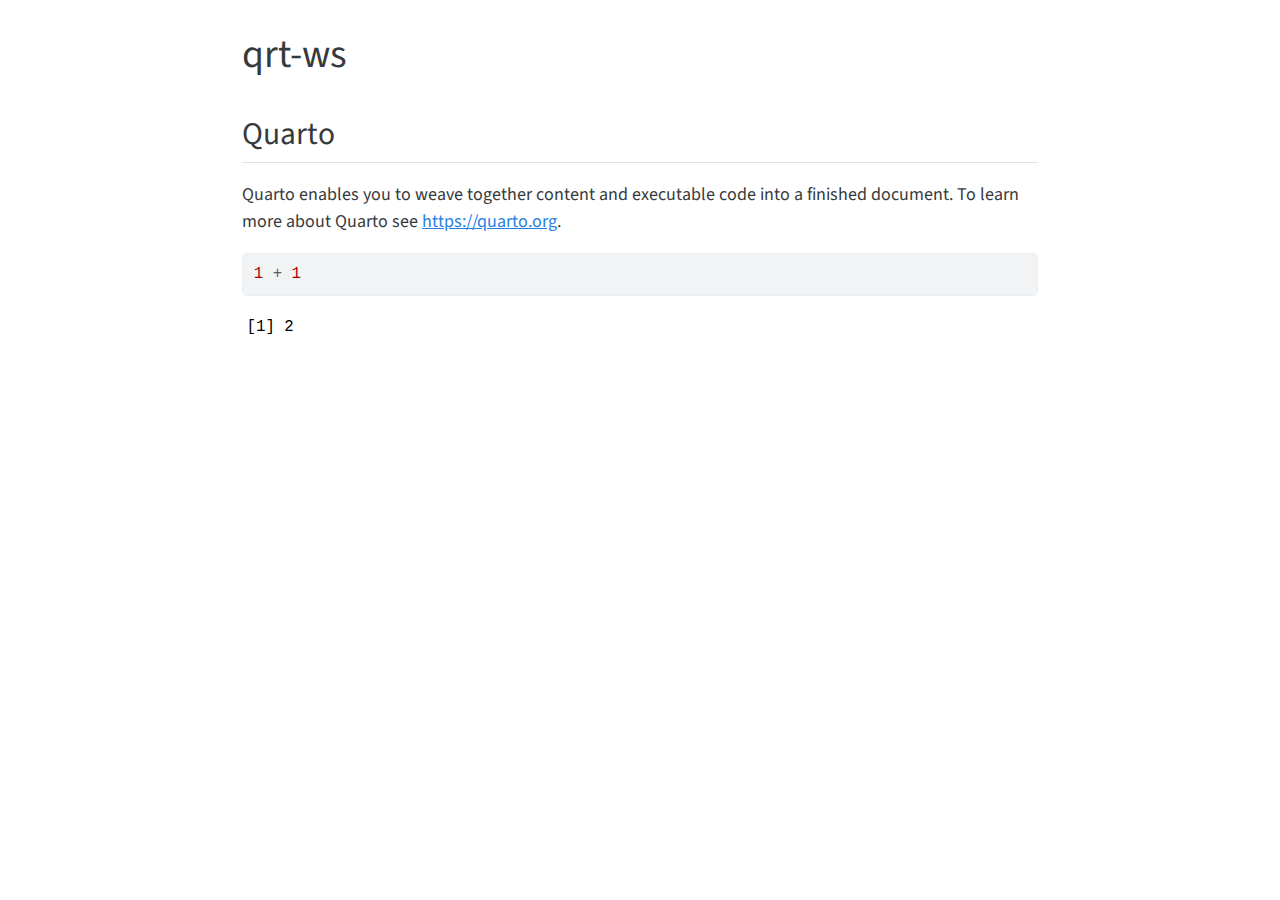
<file: docs/qrt-ws.html>
<!DOCTYPE html>
<html xmlns="http://www.w3.org/1999/xhtml" lang="en" xml:lang="en"><head>

<meta charset="utf-8">
<meta name="generator" content="quarto-1.2.269">

<meta name="viewport" content="width=device-width, initial-scale=1.0, user-scalable=yes">


<title>qrt-ws</title>
<style>
code{white-space: pre-wrap;}
span.smallcaps{font-variant: small-caps;}
div.columns{display: flex; gap: min(4vw, 1.5em);}
div.column{flex: auto; overflow-x: auto;}
div.hanging-indent{margin-left: 1.5em; text-indent: -1.5em;}
ul.task-list{list-style: none;}
ul.task-list li input[type="checkbox"] {
  width: 0.8em;
  margin: 0 0.8em 0.2em -1.6em;
  vertical-align: middle;
}
pre > code.sourceCode { white-space: pre; position: relative; }
pre > code.sourceCode > span { display: inline-block; line-height: 1.25; }
pre > code.sourceCode > span:empty { height: 1.2em; }
.sourceCode { overflow: visible; }
code.sourceCode > span { color: inherit; text-decoration: inherit; }
div.sourceCode { margin: 1em 0; }
pre.sourceCode { margin: 0; }
@media screen {
div.sourceCode { overflow: auto; }
}
@media print {
pre > code.sourceCode { white-space: pre-wrap; }
pre > code.sourceCode > span { text-indent: -5em; padding-left: 5em; }
}
pre.numberSource code
  { counter-reset: source-line 0; }
pre.numberSource code > span
  { position: relative; left: -4em; counter-increment: source-line; }
pre.numberSource code > span > a:first-child::before
  { content: counter(source-line);
    position: relative; left: -1em; text-align: right; vertical-align: baseline;
    border: none; display: inline-block;
    -webkit-touch-callout: none; -webkit-user-select: none;
    -khtml-user-select: none; -moz-user-select: none;
    -ms-user-select: none; user-select: none;
    padding: 0 4px; width: 4em;
    color: #aaaaaa;
  }
pre.numberSource { margin-left: 3em; border-left: 1px solid #aaaaaa;  padding-left: 4px; }
div.sourceCode
  {   }
@media screen {
pre > code.sourceCode > span > a:first-child::before { text-decoration: underline; }
}
code span.al { color: #ff0000; font-weight: bold; } /* Alert */
code span.an { color: #60a0b0; font-weight: bold; font-style: italic; } /* Annotation */
code span.at { color: #7d9029; } /* Attribute */
code span.bn { color: #40a070; } /* BaseN */
code span.bu { color: #008000; } /* BuiltIn */
code span.cf { color: #007020; font-weight: bold; } /* ControlFlow */
code span.ch { color: #4070a0; } /* Char */
code span.cn { color: #880000; } /* Constant */
code span.co { color: #60a0b0; font-style: italic; } /* Comment */
code span.cv { color: #60a0b0; font-weight: bold; font-style: italic; } /* CommentVar */
code span.do { color: #ba2121; font-style: italic; } /* Documentation */
code span.dt { color: #902000; } /* DataType */
code span.dv { color: #40a070; } /* DecVal */
code span.er { color: #ff0000; font-weight: bold; } /* Error */
code span.ex { } /* Extension */
code span.fl { color: #40a070; } /* Float */
code span.fu { color: #06287e; } /* Function */
code span.im { color: #008000; font-weight: bold; } /* Import */
code span.in { color: #60a0b0; font-weight: bold; font-style: italic; } /* Information */
code span.kw { color: #007020; font-weight: bold; } /* Keyword */
code span.op { color: #666666; } /* Operator */
code span.ot { color: #007020; } /* Other */
code span.pp { color: #bc7a00; } /* Preprocessor */
code span.sc { color: #4070a0; } /* SpecialChar */
code span.ss { color: #bb6688; } /* SpecialString */
code span.st { color: #4070a0; } /* String */
code span.va { color: #19177c; } /* Variable */
code span.vs { color: #4070a0; } /* VerbatimString */
code span.wa { color: #60a0b0; font-weight: bold; font-style: italic; } /* Warning */
</style>


<script src="site_libs/quarto-nav/quarto-nav.js"></script>
<script src="site_libs/clipboard/clipboard.min.js"></script>
<script src="site_libs/quarto-search/autocomplete.umd.js"></script>
<script src="site_libs/quarto-search/fuse.min.js"></script>
<script src="site_libs/quarto-search/quarto-search.js"></script>
<meta name="quarto:offset" content="./">
<script src="site_libs/quarto-html/quarto.js"></script>
<script src="site_libs/quarto-html/popper.min.js"></script>
<script src="site_libs/quarto-html/tippy.umd.min.js"></script>
<script src="site_libs/quarto-html/anchor.min.js"></script>
<link href="site_libs/quarto-html/tippy.css" rel="stylesheet">
<link href="site_libs/quarto-html/quarto-syntax-highlighting.css" rel="stylesheet" id="quarto-text-highlighting-styles">
<script src="site_libs/bootstrap/bootstrap.min.js"></script>
<link href="site_libs/bootstrap/bootstrap-icons.css" rel="stylesheet">
<link href="site_libs/bootstrap/bootstrap.min.css" rel="stylesheet" id="quarto-bootstrap" data-mode="light">
<script id="quarto-search-options" type="application/json">{
  "location": "sidebar",
  "copy-button": false,
  "collapse-after": 3,
  "panel-placement": "start",
  "type": "textbox",
  "limit": 20,
  "language": {
    "search-no-results-text": "No results",
    "search-matching-documents-text": "matching documents",
    "search-copy-link-title": "Copy link to search",
    "search-hide-matches-text": "Hide additional matches",
    "search-more-match-text": "more match in this document",
    "search-more-matches-text": "more matches in this document",
    "search-clear-button-title": "Clear",
    "search-detached-cancel-button-title": "Cancel",
    "search-submit-button-title": "Submit"
  }
}</script>


</head>

<body class="fullcontent">

<div id="quarto-search-results"></div>
<!-- content -->
<div id="quarto-content" class="quarto-container page-columns page-rows-contents page-layout-article">
<!-- sidebar -->
<!-- margin-sidebar -->
    
<!-- main -->
<main class="content" id="quarto-document-content">

<header id="title-block-header" class="quarto-title-block default">
<div class="quarto-title">
<h1 class="title">qrt-ws</h1>
</div>



<div class="quarto-title-meta">

    
  
    
  </div>
  

</header>

<section id="quarto" class="level2">
<h2 class="anchored" data-anchor-id="quarto">Quarto</h2>
<p>Quarto enables you to weave together content and executable code into a finished document. To learn more about Quarto see <a href="https://quarto.org" class="uri">https://quarto.org</a>.</p>
<div class="cell">
<div class="sourceCode cell-code" id="cb1"><pre class="sourceCode r code-with-copy"><code class="sourceCode r"><span id="cb1-1"><a href="#cb1-1" aria-hidden="true" tabindex="-1"></a><span class="dv">1</span> <span class="sc">+</span> <span class="dv">1</span></span></code><button title="Copy to Clipboard" class="code-copy-button"><i class="bi"></i></button></pre></div>
<div class="cell-output cell-output-stdout">
<pre><code>[1] 2</code></pre>
</div>
</div>


</section>

</main> <!-- /main -->
<script id="quarto-html-after-body" type="application/javascript">
window.document.addEventListener("DOMContentLoaded", function (event) {
  const toggleBodyColorMode = (bsSheetEl) => {
    const mode = bsSheetEl.getAttribute("data-mode");
    const bodyEl = window.document.querySelector("body");
    if (mode === "dark") {
      bodyEl.classList.add("quarto-dark");
      bodyEl.classList.remove("quarto-light");
    } else {
      bodyEl.classList.add("quarto-light");
      bodyEl.classList.remove("quarto-dark");
    }
  }
  const toggleBodyColorPrimary = () => {
    const bsSheetEl = window.document.querySelector("link#quarto-bootstrap");
    if (bsSheetEl) {
      toggleBodyColorMode(bsSheetEl);
    }
  }
  toggleBodyColorPrimary();  
  const icon = "";
  const anchorJS = new window.AnchorJS();
  anchorJS.options = {
    placement: 'right',
    icon: icon
  };
  anchorJS.add('.anchored');
  const clipboard = new window.ClipboardJS('.code-copy-button', {
    target: function(trigger) {
      return trigger.previousElementSibling;
    }
  });
  clipboard.on('success', function(e) {
    // button target
    const button = e.trigger;
    // don't keep focus
    button.blur();
    // flash "checked"
    button.classList.add('code-copy-button-checked');
    var currentTitle = button.getAttribute("title");
    button.setAttribute("title", "Copied!");
    let tooltip;
    if (window.bootstrap) {
      button.setAttribute("data-bs-toggle", "tooltip");
      button.setAttribute("data-bs-placement", "left");
      button.setAttribute("data-bs-title", "Copied!");
      tooltip = new bootstrap.Tooltip(button, 
        { trigger: "manual", 
          customClass: "code-copy-button-tooltip",
          offset: [0, -8]});
      tooltip.show();    
    }
    setTimeout(function() {
      if (tooltip) {
        tooltip.hide();
        button.removeAttribute("data-bs-title");
        button.removeAttribute("data-bs-toggle");
        button.removeAttribute("data-bs-placement");
      }
      button.setAttribute("title", currentTitle);
      button.classList.remove('code-copy-button-checked');
    }, 1000);
    // clear code selection
    e.clearSelection();
  });
  function tippyHover(el, contentFn) {
    const config = {
      allowHTML: true,
      content: contentFn,
      maxWidth: 500,
      delay: 100,
      arrow: false,
      appendTo: function(el) {
          return el.parentElement;
      },
      interactive: true,
      interactiveBorder: 10,
      theme: 'quarto',
      placement: 'bottom-start'
    };
    window.tippy(el, config); 
  }
  const noterefs = window.document.querySelectorAll('a[role="doc-noteref"]');
  for (var i=0; i<noterefs.length; i++) {
    const ref = noterefs[i];
    tippyHover(ref, function() {
      // use id or data attribute instead here
      let href = ref.getAttribute('data-footnote-href') || ref.getAttribute('href');
      try { href = new URL(href).hash; } catch {}
      const id = href.replace(/^#\/?/, "");
      const note = window.document.getElementById(id);
      return note.innerHTML;
    });
  }
  const findCites = (el) => {
    const parentEl = el.parentElement;
    if (parentEl) {
      const cites = parentEl.dataset.cites;
      if (cites) {
        return {
          el,
          cites: cites.split(' ')
        };
      } else {
        return findCites(el.parentElement)
      }
    } else {
      return undefined;
    }
  };
  var bibliorefs = window.document.querySelectorAll('a[role="doc-biblioref"]');
  for (var i=0; i<bibliorefs.length; i++) {
    const ref = bibliorefs[i];
    const citeInfo = findCites(ref);
    if (citeInfo) {
      tippyHover(citeInfo.el, function() {
        var popup = window.document.createElement('div');
        citeInfo.cites.forEach(function(cite) {
          var citeDiv = window.document.createElement('div');
          citeDiv.classList.add('hanging-indent');
          citeDiv.classList.add('csl-entry');
          var biblioDiv = window.document.getElementById('ref-' + cite);
          if (biblioDiv) {
            citeDiv.innerHTML = biblioDiv.innerHTML;
          }
          popup.appendChild(citeDiv);
        });
        return popup.innerHTML;
      });
    }
  }
});
</script>
</div> <!-- /content -->



</body></html>
</file>
<file: docs/site_libs/quarto-html/tippy.css>
.tippy-box[data-animation=fade][data-state=hidden]{opacity:0}[data-tippy-root]{max-width:calc(100vw - 10px)}.tippy-box{position:relative;background-color:#333;color:#fff;border-radius:4px;font-size:14px;line-height:1.4;white-space:normal;outline:0;transition-property:transform,visibility,opacity}.tippy-box[data-placement^=top]>.tippy-arrow{bottom:0}.tippy-box[data-placement^=top]>.tippy-arrow:before{bottom:-7px;left:0;border-width:8px 8px 0;border-top-color:initial;transform-origin:center top}.tippy-box[data-placement^=bottom]>.tippy-arrow{top:0}.tippy-box[data-placement^=bottom]>.tippy-arrow:before{top:-7px;left:0;border-width:0 8px 8px;border-bottom-color:initial;transform-origin:center bottom}.tippy-box[data-placement^=left]>.tippy-arrow{right:0}.tippy-box[data-placement^=left]>.tippy-arrow:before{border-width:8px 0 8px 8px;border-left-color:initial;right:-7px;transform-origin:center left}.tippy-box[data-placement^=right]>.tippy-arrow{left:0}.tippy-box[data-placement^=right]>.tippy-arrow:before{left:-7px;border-width:8px 8px 8px 0;border-right-color:initial;transform-origin:center right}.tippy-box[data-inertia][data-state=visible]{transition-timing-function:cubic-bezier(.54,1.5,.38,1.11)}.tippy-arrow{width:16px;height:16px;color:#333}.tippy-arrow:before{content:"";position:absolute;border-color:transparent;border-style:solid}.tippy-content{position:relative;padding:5px 9px;z-index:1}
</file>
<file: docs/site_libs/quarto-html/quarto-syntax-highlighting.css>
/* quarto syntax highlight colors */
:root {
  --quarto-hl-ot-color: #003B4F;
  --quarto-hl-at-color: #657422;
  --quarto-hl-ss-color: #20794D;
  --quarto-hl-an-color: #5E5E5E;
  --quarto-hl-fu-color: #4758AB;
  --quarto-hl-st-color: #20794D;
  --quarto-hl-cf-color: #003B4F;
  --quarto-hl-op-color: #5E5E5E;
  --quarto-hl-er-color: #AD0000;
  --quarto-hl-bn-color: #AD0000;
  --quarto-hl-al-color: #AD0000;
  --quarto-hl-va-color: #111111;
  --quarto-hl-bu-color: inherit;
  --quarto-hl-ex-color: inherit;
  --quarto-hl-pp-color: #AD0000;
  --quarto-hl-in-color: #5E5E5E;
  --quarto-hl-vs-color: #20794D;
  --quarto-hl-wa-color: #5E5E5E;
  --quarto-hl-do-color: #5E5E5E;
  --quarto-hl-im-color: #00769E;
  --quarto-hl-ch-color: #20794D;
  --quarto-hl-dt-color: #AD0000;
  --quarto-hl-fl-color: #AD0000;
  --quarto-hl-co-color: #5E5E5E;
  --quarto-hl-cv-color: #5E5E5E;
  --quarto-hl-cn-color: #8f5902;
  --quarto-hl-sc-color: #5E5E5E;
  --quarto-hl-dv-color: #AD0000;
  --quarto-hl-kw-color: #003B4F;
}

/* other quarto variables */
:root {
  --quarto-font-monospace: SFMono-Regular, Menlo, Monaco, Consolas, "Liberation Mono", "Courier New", monospace;
}

pre > code.sourceCode > span {
  color: #003B4F;
}

code span {
  color: #003B4F;
}

code.sourceCode > span {
  color: #003B4F;
}

div.sourceCode,
div.sourceCode pre.sourceCode {
  color: #003B4F;
}

code span.ot {
  color: #003B4F;
}

code span.at {
  color: #657422;
}

code span.ss {
  color: #20794D;
}

code span.an {
  color: #5E5E5E;
}

code span.fu {
  color: #4758AB;
}

code span.st {
  color: #20794D;
}

code span.cf {
  color: #003B4F;
}

code span.op {
  color: #5E5E5E;
}

code span.er {
  color: #AD0000;
}

code span.bn {
  color: #AD0000;
}

code span.al {
  color: #AD0000;
}

code span.va {
  color: #111111;
}

code span.pp {
  color: #AD0000;
}

code span.in {
  color: #5E5E5E;
}

code span.vs {
  color: #20794D;
}

code span.wa {
  color: #5E5E5E;
  font-style: italic;
}

code span.do {
  color: #5E5E5E;
  font-style: italic;
}

code span.im {
  color: #00769E;
}

code span.ch {
  color: #20794D;
}

code span.dt {
  color: #AD0000;
}

code span.fl {
  color: #AD0000;
}

code span.co {
  color: #5E5E5E;
}

code span.cv {
  color: #5E5E5E;
  font-style: italic;
}

code span.cn {
  color: #8f5902;
}

code span.sc {
  color: #5E5E5E;
}

code span.dv {
  color: #AD0000;
}

code span.kw {
  color: #003B4F;
}

.prevent-inlining {
  content: "</";
}

/*# sourceMappingURL=debc5d5d77c3f9108843748ff7464032.css.map */
</file>
<file: docs/site_libs/quarto-html/quarto-syntax-highlighting-dark.css>
/* quarto syntax highlight colors */
:root {
  --quarto-hl-al-color: #f07178;
  --quarto-hl-an-color: #d4d0ab;
  --quarto-hl-at-color: #00e0e0;
  --quarto-hl-bn-color: #d4d0ab;
  --quarto-hl-bu-color: #abe338;
  --quarto-hl-ch-color: #abe338;
  --quarto-hl-co-color: #f8f8f2;
  --quarto-hl-cv-color: #ffd700;
  --quarto-hl-cn-color: #ffd700;
  --quarto-hl-cf-color: #ffa07a;
  --quarto-hl-dt-color: #ffa07a;
  --quarto-hl-dv-color: #d4d0ab;
  --quarto-hl-do-color: #f8f8f2;
  --quarto-hl-er-color: #f07178;
  --quarto-hl-ex-color: #00e0e0;
  --quarto-hl-fl-color: #d4d0ab;
  --quarto-hl-fu-color: #ffa07a;
  --quarto-hl-im-color: #abe338;
  --quarto-hl-in-color: #d4d0ab;
  --quarto-hl-kw-color: #ffa07a;
  --quarto-hl-op-color: #ffa07a;
  --quarto-hl-ot-color: #00e0e0;
  --quarto-hl-pp-color: #dcc6e0;
  --quarto-hl-re-color: #00e0e0;
  --quarto-hl-sc-color: #abe338;
  --quarto-hl-ss-color: #abe338;
  --quarto-hl-st-color: #abe338;
  --quarto-hl-va-color: #00e0e0;
  --quarto-hl-vs-color: #abe338;
  --quarto-hl-wa-color: #dcc6e0;
}

/* other quarto variables */
:root {
  --quarto-font-monospace: SFMono-Regular, Menlo, Monaco, Consolas, "Liberation Mono", "Courier New", monospace;
}

code span.al {
  font-weight: bold;
  color: #f07178;
}

code span.an {
  color: #d4d0ab;
}

code span.at {
  color: #00e0e0;
}

code span.bn {
  color: #d4d0ab;
}

code span.bu {
  color: #abe338;
}

code span.ch {
  color: #abe338;
}

code span.co {
  font-style: italic;
  color: #f8f8f2;
}

code span.cv {
  color: #ffd700;
}

code span.cn {
  color: #ffd700;
}

code span.cf {
  font-weight: bold;
  color: #ffa07a;
}

code span.dt {
  color: #ffa07a;
}

code span.dv {
  color: #d4d0ab;
}

code span.do {
  color: #f8f8f2;
}

code span.er {
  color: #f07178;
  text-decoration: underline;
}

code span.ex {
  font-weight: bold;
  color: #00e0e0;
}

code span.fl {
  color: #d4d0ab;
}

code span.fu {
  color: #ffa07a;
}

code span.im {
  color: #abe338;
}

code span.in {
  color: #d4d0ab;
}

code span.kw {
  font-weight: bold;
  color: #ffa07a;
}

pre > code.sourceCode > span {
  color: #f8f8f2;
}

code span {
  color: #f8f8f2;
}

code.sourceCode > span {
  color: #f8f8f2;
}

div.sourceCode,
div.sourceCode pre.sourceCode {
  color: #f8f8f2;
}

code span.op {
  color: #ffa07a;
}

code span.ot {
  color: #00e0e0;
}

code span.pp {
  color: #dcc6e0;
}

code span.re {
  color: #00e0e0;
}

code span.sc {
  color: #abe338;
}

code span.ss {
  color: #abe338;
}

code span.st {
  color: #abe338;
}

code span.va {
  color: #00e0e0;
}

code span.vs {
  color: #abe338;
}

code span.wa {
  color: #dcc6e0;
}

.prevent-inlining {
  content: "</";
}

/*# sourceMappingURL=935a306eefa94366c21e1a970dddb765.css.map */
</file>
<file: docs/styles.css>
/* css styles */
</file>
<file: docs/site_libs/lightable-0.0.1/lightable.css>
/*!
 * lightable v0.0.1
 * Copyright 2020 Hao Zhu
 * Licensed under MIT (https://github.com/haozhu233/kableExtra/blob/master/LICENSE)
 */

.lightable-minimal {
  border-collapse: separate;
  border-spacing: 16px 1px;
  width: 100%;
  margin-bottom: 10px;
}

.lightable-minimal td {
  margin-left: 5px;
  margin-right: 5px;
}

.lightable-minimal th {
  margin-left: 5px;
  margin-right: 5px;
}

.lightable-minimal thead tr:last-child th {
  border-bottom: 2px solid #00000050;
  empty-cells: hide;

}

.lightable-minimal tbody tr:first-child td {
  padding-top: 0.5em;
}

.lightable-minimal.lightable-hover tbody tr:hover {
  background-color: #f5f5f5;
}

.lightable-minimal.lightable-striped tbody tr:nth-child(even) {
  background-color: #f5f5f5;
}

.lightable-classic {
  border-top: 0.16em solid #111111;
  border-bottom: 0.16em solid #111111;
  width: 100%;
  margin-bottom: 10px;
  margin: 10px 5px;
}

.lightable-classic tfoot tr td {
  border: 0;
}

.lightable-classic tfoot tr:first-child td {
  border-top: 0.14em solid #111111;
}

.lightable-classic caption {
  color: #222222;
}

.lightable-classic td {
  padding-left: 5px;
  padding-right: 5px;
  color: #222222;
}

.lightable-classic th {
  padding-left: 5px;
  padding-right: 5px;
  font-weight: normal;
  color: #222222;
}

.lightable-classic thead tr:last-child th {
  border-bottom: 0.10em solid #111111;
}

.lightable-classic.lightable-hover tbody tr:hover {
  background-color: #F9EEC1;
}

.lightable-classic.lightable-striped tbody tr:nth-child(even) {
  background-color: #f5f5f5;
}

.lightable-classic-2 {
  border-top: 3px double #111111;
  border-bottom: 3px double #111111;
  width: 100%;
  margin-bottom: 10px;
}

.lightable-classic-2 tfoot tr td {
  border: 0;
}

.lightable-classic-2 tfoot tr:first-child td {
  border-top: 3px double #111111;
}

.lightable-classic-2 caption {
  color: #222222;
}

.lightable-classic-2 td {
  padding-left: 5px;
  padding-right: 5px;
  color: #222222;
}

.lightable-classic-2 th {
  padding-left: 5px;
  padding-right: 5px;
  font-weight: normal;
  color: #222222;
}

.lightable-classic-2 tbody tr:last-child td {
  border-bottom: 3px double #111111;
}

.lightable-classic-2 thead tr:last-child th {
  border-bottom: 1px solid #111111;
}

.lightable-classic-2.lightable-hover tbody tr:hover {
  background-color: #F9EEC1;
}

.lightable-classic-2.lightable-striped tbody tr:nth-child(even) {
  background-color: #f5f5f5;
}

.lightable-material {
  min-width: 100%;
  white-space: nowrap;
  table-layout: fixed;
  font-family: Roboto, sans-serif;
  border: 1px solid #EEE;
  border-collapse: collapse;
  margin-bottom: 10px;
}

.lightable-material tfoot tr td {
  border: 0;
}

.lightable-material tfoot tr:first-child td {
  border-top: 1px solid #EEE;
}

.lightable-material th {
  height: 56px;
  padding-left: 16px;
  padding-right: 16px;
}

.lightable-material td {
  height: 52px;
  padding-left: 16px;
  padding-right: 16px;
  border-top: 1px solid #eeeeee;
}

.lightable-material.lightable-hover tbody tr:hover {
  background-color: #f5f5f5;
}

.lightable-material.lightable-striped tbody tr:nth-child(even) {
  background-color: #f5f5f5;
}

.lightable-material.lightable-striped tbody td {
  border: 0;
}

.lightable-material.lightable-striped thead tr:last-child th {
  border-bottom: 1px solid #ddd;
}

.lightable-material-dark {
  min-width: 100%;
  white-space: nowrap;
  table-layout: fixed;
  font-family: Roboto, sans-serif;
  border: 1px solid #FFFFFF12;
  border-collapse: collapse;
  margin-bottom: 10px;
  background-color: #363640;
}

.lightable-material-dark tfoot tr td {
  border: 0;
}

.lightable-material-dark tfoot tr:first-child td {
  border-top: 1px solid #FFFFFF12;
}

.lightable-material-dark th {
  height: 56px;
  padding-left: 16px;
  padding-right: 16px;
  color: #FFFFFF60;
}

.lightable-material-dark td {
  height: 52px;
  padding-left: 16px;
  padding-right: 16px;
  color: #FFFFFF;
  border-top: 1px solid #FFFFFF12;
}

.lightable-material-dark.lightable-hover tbody tr:hover {
  background-color: #FFFFFF12;
}

.lightable-material-dark.lightable-striped tbody tr:nth-child(even) {
  background-color: #FFFFFF12;
}

.lightable-material-dark.lightable-striped tbody td {
  border: 0;
}

.lightable-material-dark.lightable-striped thead tr:last-child th {
  border-bottom: 1px solid #FFFFFF12;
}

.lightable-paper {
  width: 100%;
  margin-bottom: 10px;
  color: #444;
}

.lightable-paper tfoot tr td {
  border: 0;
}

.lightable-paper tfoot tr:first-child td {
  border-top: 1px solid #00000020;
}

.lightable-paper thead tr:last-child th {
  color: #666;
  vertical-align: bottom;
  border-bottom: 1px solid #00000020;
  line-height: 1.15em;
  padding: 10px 5px;
}

.lightable-paper td {
  vertical-align: middle;
  border-bottom: 1px solid #00000010;
  line-height: 1.15em;
  padding: 7px 5px;
}

.lightable-paper.lightable-hover tbody tr:hover {
  background-color: #F9EEC1;
}

.lightable-paper.lightable-striped tbody tr:nth-child(even) {
  background-color: #00000008;
}

.lightable-paper.lightable-striped tbody td {
  border: 0;
}
</file>
